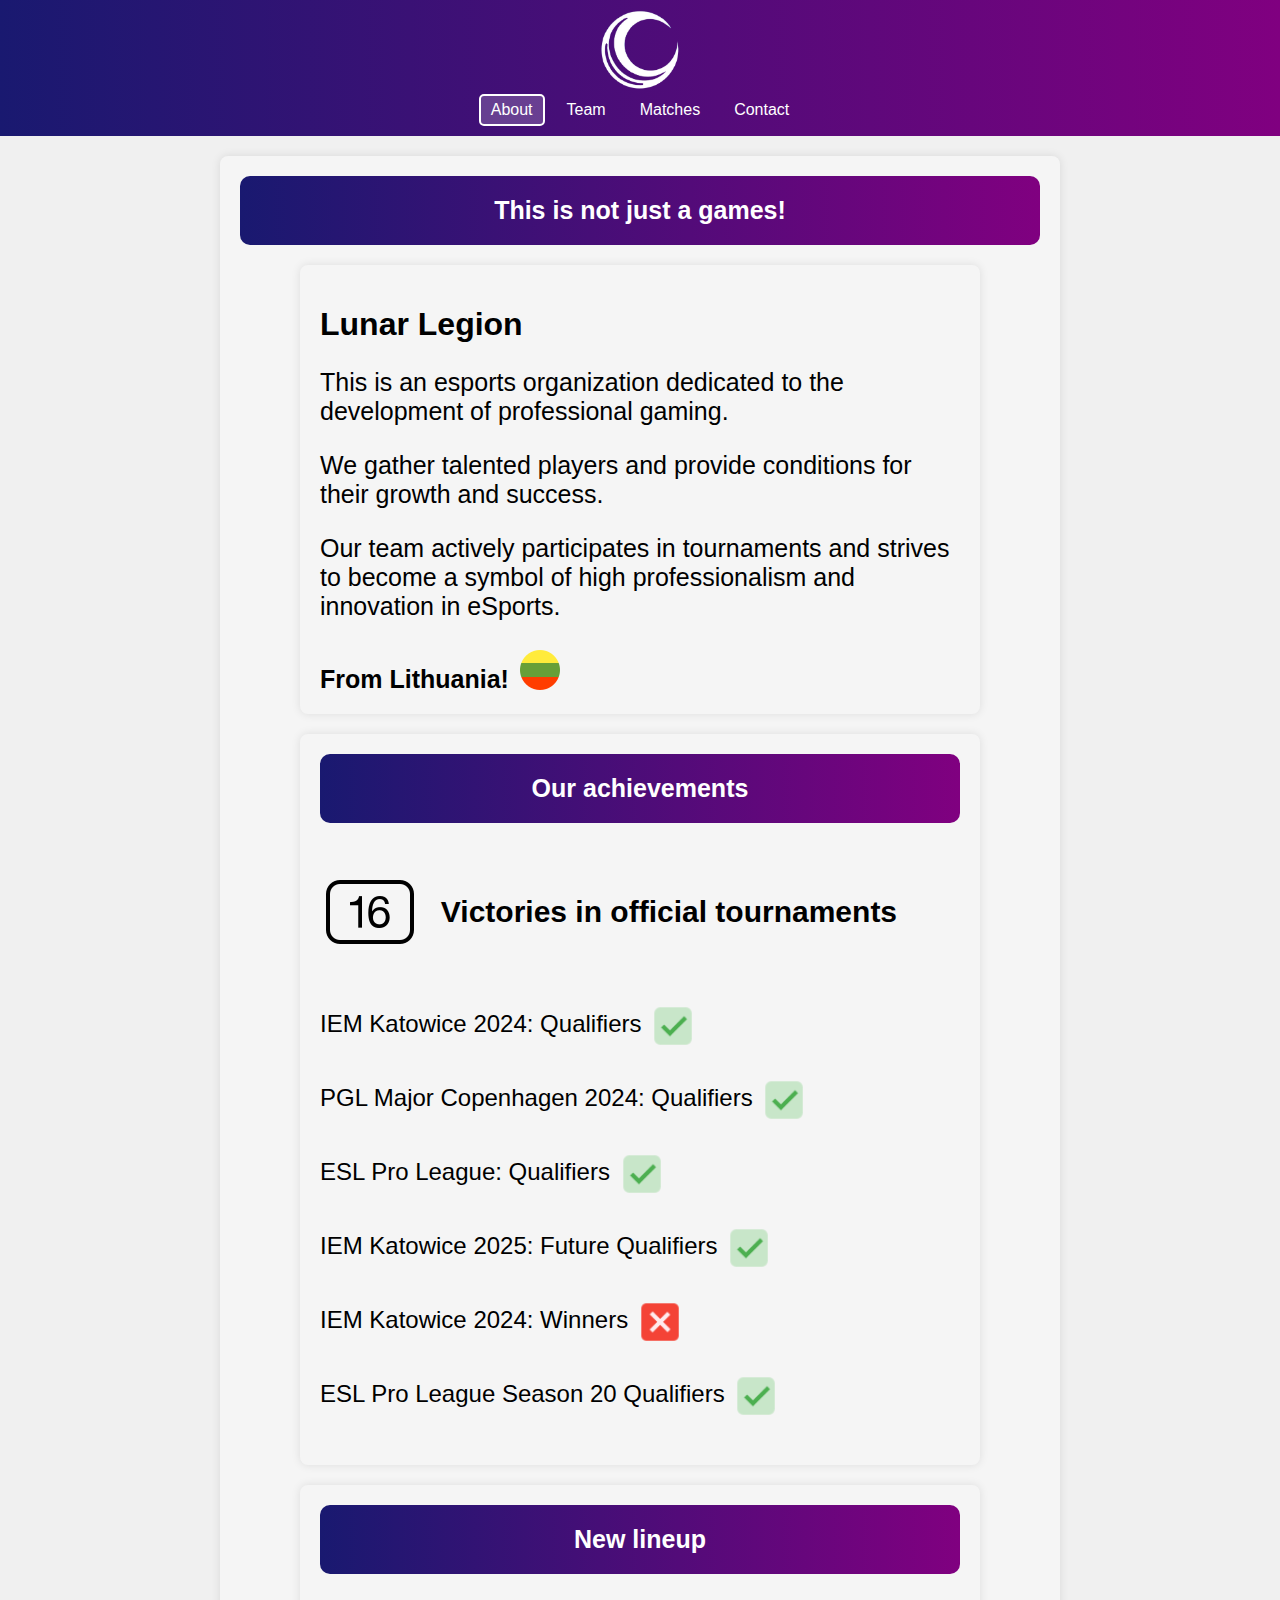
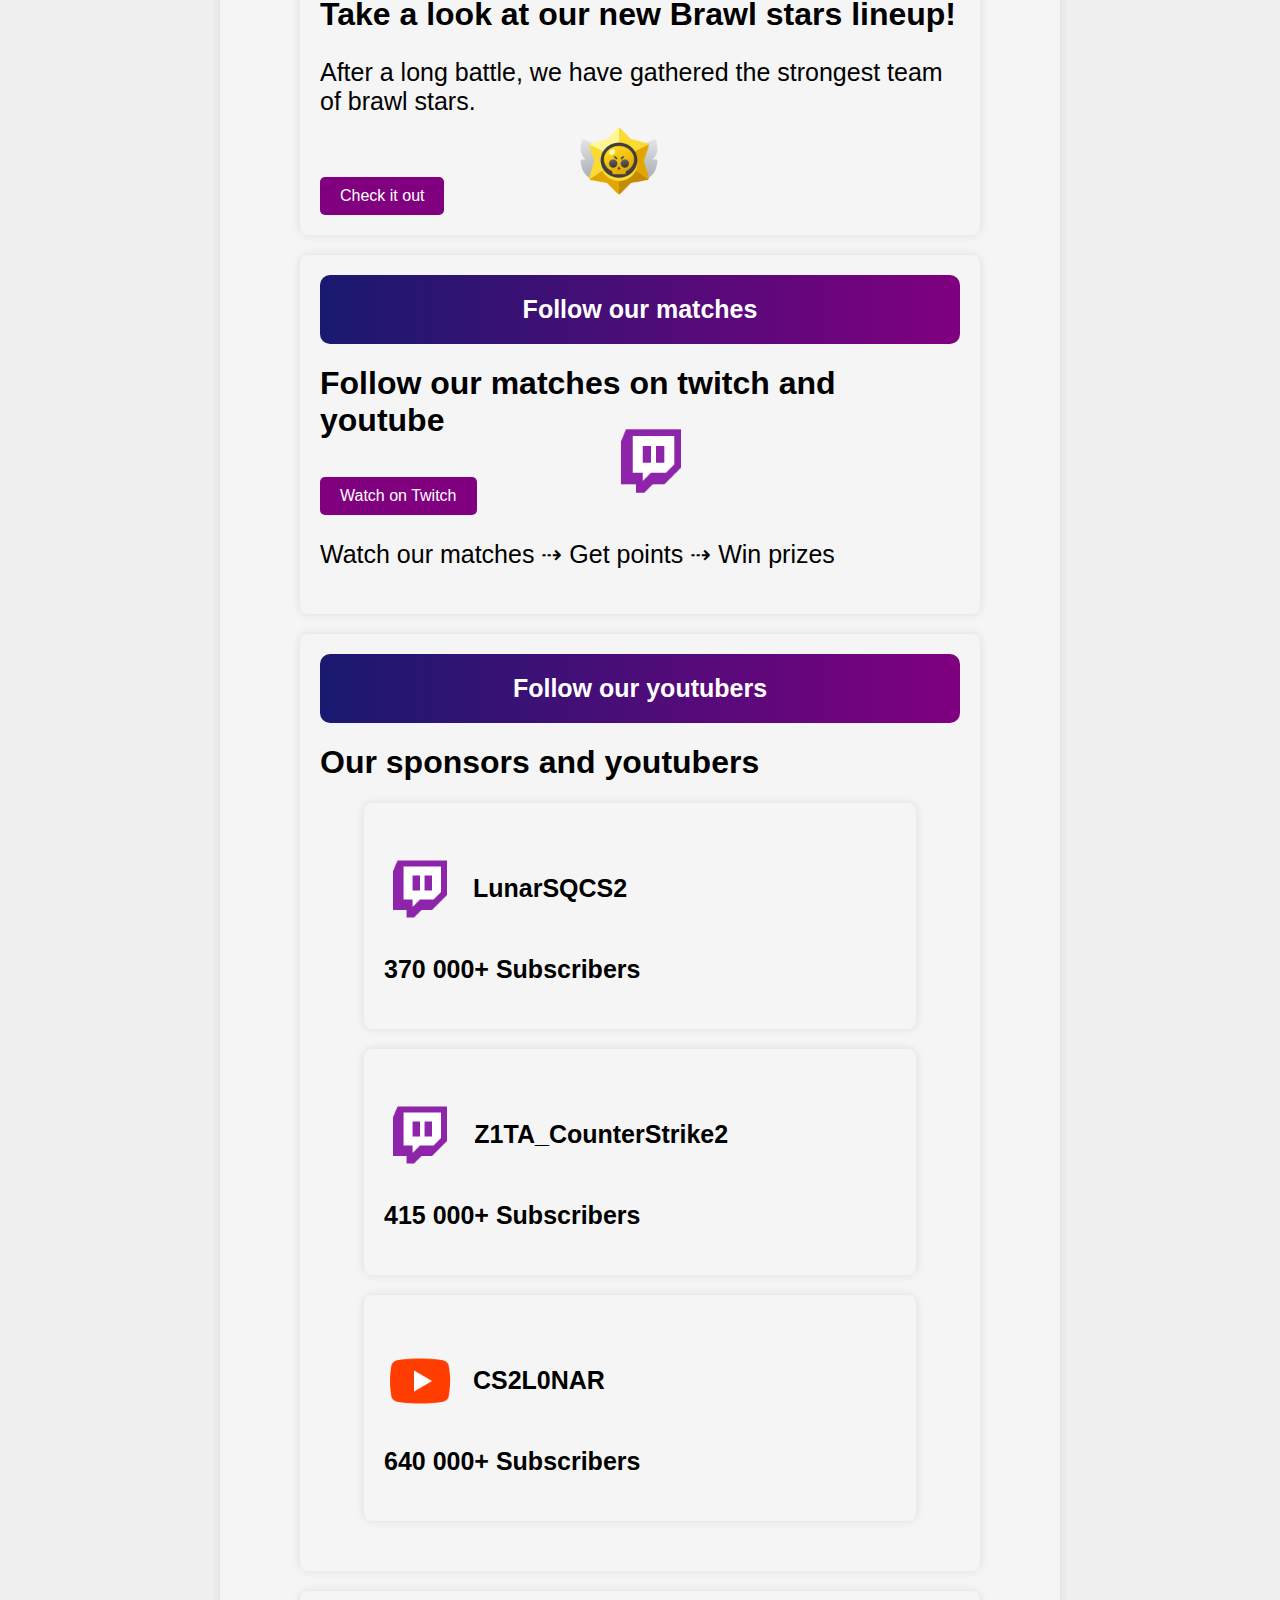
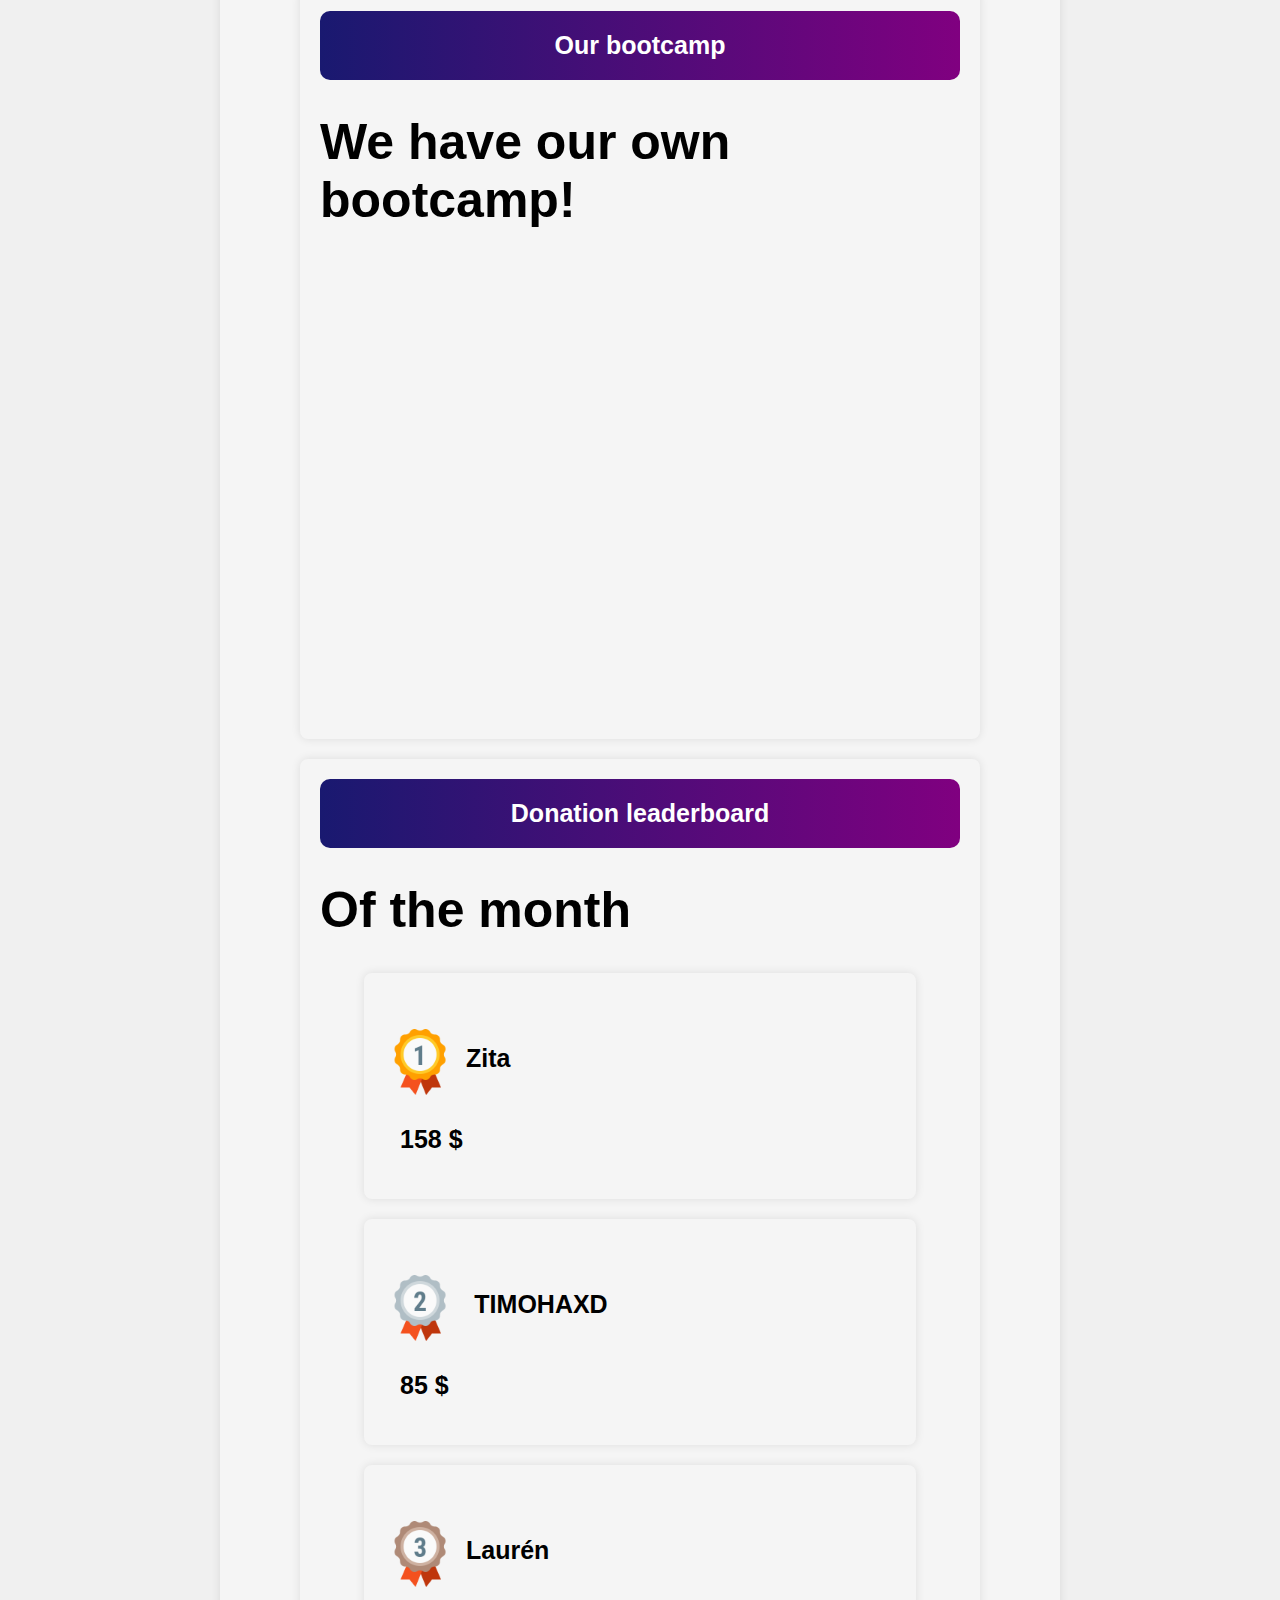
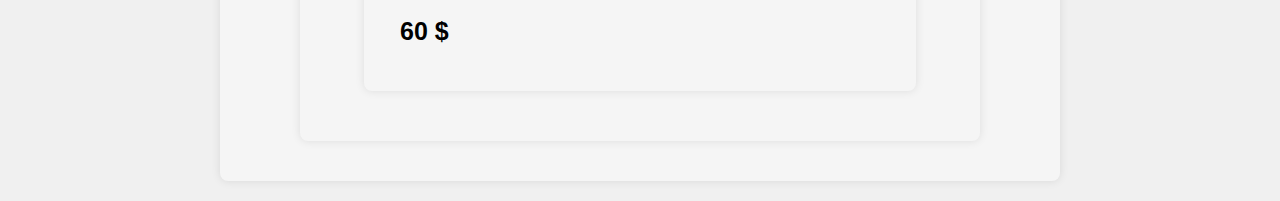
<file: index.html>
<!DOCTYPE html>
<html lang="en">
<head>
    <meta charset="UTF-8">
    <link rel="stylesheet" href="styles.css">
    <script src="script.js"></script>
    <meta name="viewport" content="width=device-width, initial-scale=1.0">
    <title>Lunar Legion</title>
    <style>
        body {
            margin: 0;
            padding: 0;
            font-family: Arial, sans-serif;
        }

        .header {
            background: linear-gradient(to right, #191970, #800080); /* Градиент от темно-синего к темно-фиолетовому */
            color: #fff; /* Цвет текста */
            padding: 10px; /* Уменьшаем внутренний отступ */
            text-align: center; /* Выравнивание по центру */
        }

        .logo img {
            width: 100px; /* Уменьшаем размер логотипа */
            height: auto; /* Автоматическое определение высоты */
        }

        .nav {
            display: flex;
            justify-content: center;
        }

        .nav a {
            color: #fff; /* Цвет текста */
            text-decoration: none; /* Убираем подчеркивание */
            margin: 0 5px; /* Уменьшаем внешний отступ между кнопками */
            padding: 5px 10px; /* Уменьшаем внутренние отступы кнопок */
            border: 2px solid transparent; /* Прозрачная граница */
            border-radius: 5px; /* Закругленные углы */
            transition: all 0.3s ease; /* Плавное изменение при наведении */
        }

        .nav a:hover {
            background-color: rgba(255, 255, 255, 0.2); /* Немного прозрачного белого цвета при наведении */
            border-color: #fff; /* Изменение цвета границы при наведении */
        }
    </style>
</head>
<body>









  <!DOCTYPE html>
  <html lang="en">
  <head>
      <meta charset="UTF-8">
      <link rel="stylesheet" href="styles.css">
      <script src="script.js"></script>
      <meta name="viewport" content="width=device-width, initial-scale=1.0">
      <title>Lunar Legion</title>
      <style>
          body {
              margin: 0;
              padding: 0;
              font-family: Arial, sans-serif;
          }

          .header {
              background: linear-gradient(to right, #191970, #800080); /* Градиент от темно-синего к темно-фиолетовому */
              color: #fff; /* Цвет текста */
              padding: 10px; /* Уменьшаем внутренний отступ */
              text-align: center; /* Выравнивание по центру */
          }

          .logo img {
              width: 100px; /* Уменьшаем размер логотипа */
              height: auto; /* Автоматическое определение высоты */
          }

          .nav {
              display: flex;
              justify-content: center;
          }

          .nav a {
              color: #fff; /* Цвет текста */
              text-decoration: none; /* Убираем подчеркивание */
              margin: 0 5px; /* Уменьшаем внешний отступ между кнопками */
              padding: 5px 10px; /* Уменьшаем внутренние отступы кнопок */
              border: 2px solid transparent; /* Прозрачная граница */
              border-radius: 5px; /* Закругленные углы */
              transition: all 0.3s ease; /* Плавное изменение при наведении */
          }

          .nav a.active,
          .nav a:hover {
              background-color: rgba(255, 255, 255, 0.2); /* Немного прозрачного белого цвета при наведении */
              border-color: #fff; /* Изменение цвета границы при наведении */
          }
      </style>
  </head>
  <body>

  <div class="header">
      <div class="logo">
        <img src="photo/log.png" alt="Logo" style="width: 80px; height: auto;">
















      </div>
      <div class="nav">
      <a href="index.html">About</a>
      <a href="team.html">Team</a>
      <a href="match.html">Matches</a>
      <a href="cont.html">Contact</a>
  </div>

  <!-- Ваш CSS код -->

  <style>
      .nav a.active,
      .nav a:hover {
          background-color: rgba(255, 255, 255, 0.2);
          border-color: #fff;
      }
  </style>

  <!-- JavaScript код -->

  <script>
      document.addEventListener('DOMContentLoaded', function() {
          // Получаем текущий URL страницы
          var currentPage = window.location.href;

          // Получаем все ссылки в навигации
          var navLinks = document.querySelectorAll('.nav a');

          // Проходимся по каждой ссылке
          navLinks.forEach(function(link) {
              // Если текущий URL страницы содержит атрибут href ссылки, то добавляем ей класс active
              if (currentPage.includes(link.getAttribute('href'))) {
                  link.classList.add('active');
              }
          });
      });
  </script>
  </div>







  <div class="container">
      <div class="header2">
        <b>This is not just a games!</b>
      </div>
      <div class="main-section">

        <div class="container">

            <div class="main-section">

</div>





















  <div class="main-section">
          <h1>Lunar Legion</h1>
          <p>This is an esports organization dedicated to the development of professional gaming.</p>
          <p>We gather talented players and provide conditions for their growth and success.</p>
          <p>Our team actively participates in tournaments and strives to become a symbol of high professionalism and innovation in eSports.</p>

          <b>From Lithuania! <img src="photo/lt.png" alt="Logo" style="vertical-align: bottom;"></b>






</div>

      </div>
      <div class="container">
          <div class="header2">
              <b>Our achievements</b>
          </div>
          <div class="main-section">






            <p class="achievement" style="font-size: 39px;">
                <img src="photo/16.png" alt="Calendar" class="calendar-icon" style="width: 100px; height: auto;"> <b style="font-size: 30px;">Victories in official tournaments</b>
            </p>




            <p class="achievement" style="font-size: 24px;">IEM Katowice 2024: Qualifiers
            <img src="photo/t.png" alt="Image" class="achievement-image">
            </p>
            <p class="achievement" style="font-size: 24px;">PGL Major Copenhagen 2024: Qualifiers
            <img src="photo/t.png" alt="Image" class="achievement-image">
            </p>
            <p class="achievement" style="font-size: 24px;">ESL Pro League: Qualifiers
            <img src="photo/t.png" alt="Image" class="achievement-image">
            </p>
            <p class="achievement" style="font-size: 24px;">IEM Katowice 2025: Future Qualifiers
            <img src="photo/t.png" alt="Image" class="achievement-image">
            </p>
            <p class="achievement" style="font-size: 24px;">IEM Katowice 2024: Winners
            <img src="photo/x.png" alt="Image" class="achievement-image">
            </p>
            <p class="achievement" style="font-size: 24px;">ESL Pro League Season 20 Qualifiers
            <img src="photo/t.png" alt="Image" class="achievement-image">
            </p>
            </section>


          </div>
























        </div>
          <div class="container">
              <div class="header2">
                  <b>New lineup</b>
              </div>


          <h1>Take a look at our new Brawl stars lineup!</h1>
          <p>After a long battle, we have gathered the strongest team of brawl stars.</p>




          <title>Redirect Button</title>
          <style>
          .button {
            display: inline-block;
            padding: 10px 20px;
            background-color: #800080;
            color: white;
            text-align: center;
            text-decoration: none;
            font-size: 16px;
            border: none;
            cursor: pointer;
            border-radius: 5px;
            transition: background-color 0.3s ease;
          }

          .button:hover {
            background-color: #191970;
          }
          </style>
          </head>
          <body>

            <button class="button" style="margin-top: -17px;" onclick="window.location.href = 'team.html';">Check it out</button>

            <img class="img-move-right" src="photo/bs.png" alt="Описание картинки" width="40" height="40" style="margin-top: -20px; width: 80px; height: 80px;">

              <div class="main-section">



</div>


              </div>
                <div class="container">
                    <div class="header2">
                        <b>Follow our matches</b>
                    </div>


                <h1>Follow our matches on twitch and youtube</h1>





                <title>Redirect Button</title>
                <style>
                .button {
                  display: inline-block;
                  padding: 10px 20px;
                  background-color: #800080;
                  color: white;
                  text-align: center;
                  text-decoration: none;
                  font-size: 16px;
                  border: none;
                  cursor: pointer;
                  border-radius: 5px;
                  transition: background-color 0.3s ease;
                }

                .button:hover {
                  background-color: #191970;
                }
                </style>
                </head>
                <body>











                  <button class="button" style="margin-top: -17px;" onclick="window.location.href = 'https://www.twitch.tv';">Watch on Twitch</button>


                  <img class="img-move-right" src="photo/tw.png" alt="Описание картинки" width="80" height="30" style="margin-top: -40px; width: 80px; height: 80px;">


<p>Watch our matches ⇢ Get points ⇢ Win prizes<p>

                    <div class="main-section">
</div>


</div>


<div class="container">
    <div class="header2">
        <b>Follow our youtubers</b>
    </div>



<h1>Our sponsors and youtubers</h1>

    <section id="achievements" class="section">



      <div class="container">
        <p class="achievement" style="font-size: 30px;">
            <img src="photo/tw.png" alt="Calendar" class="calendar-icon" style="width: 72px; height: auto;"><b> LunarSQCS2<b>
              <p style="font-size: 24px;">370 000+ Subscribers</p>
        </p>
          <div class="main-section">



</div>
</div>

            <div class="container">
              <p class="achievement" style="font-size: 30px;">
                  <img src="photo/tw.png" alt="Calendar" class="calendar-icon" style="width: 72px; height: auto;"> <b>Z1TA_CounterStrike2<b>
                  <p style="font-size: 24px;">415 000+ Subscribers</p>
              </p>
                <div class="main-section">


                </div>
                </div>


                  <div class="container">
                    <p class="achievement" style="font-size: 30px;">
                        <img src="photo/yt.png" alt="Calendar" class="calendar-icon" style="width: 72px; height: auto;"><b> CS2L0NAR <b>
                        <p style="font-size: 24px;">640 000+ Subscribers</p>

                    </p>
                      <div class="main-section">

</div>
</div>



    </section>





  </div>
    <div class="container">
        <div class="header2">
            <b>Our bootcamp</b>
        </div>


    <h1>We have our own bootcamp!</h1>





    <title>Redirect Button</title>
    <style>
    .button {
      display: inline-block;
      padding: 10px 20px;
      background-color: #800080;
      color: white;
      text-align: center;
      text-decoration: none;
      font-size: 16px;
      border: none;
      cursor: pointer;
      border-radius: 5px;
      transition: background-color 0.3s ease;
    }

    .button:hover {
      background-color: #191970;
    }
    </style>
    </head>
    <body>





    <iframe src="https://www.google.com/maps/embed?pb=!1m18!1m12!1m3!1d1150.0759998663507!2d25.27629441569912!3d54.69225420667869!2m3!1f0!2f0!3f0!3m2!1i1024!2i768!4f13.1!3m3!1m2!1s0x46dd95b7a62ade03%3A0x6de4fb174805b777!2zUGFwbMWrZGltaW8gdGlua2xpbmlvIGFpa8WhdGVsxJc!5e1!3m2!1sen!2slt!4v1712519041236!5m2!1sen!2slt" width="600" height="450" style="border:0;" allowfullscreen="" loading="lazy" referrerpolicy="no-referrer-when-downgrade"></iframe>



        <div class="main-section">
  </div>
</div>















  <div class="container">
      <div class="header2">
          <b>Donation leaderboard</b>
      </div>



  <h1>Of the month</h1>

      <section id="achievements" class="section">



        <div class="container">
          <p class="achievement" style="font-size: 30px;">
              <img src="photo/nr1.png" alt="Calendar" class="calendar-icon" style="width: 72px; height: auto;"><b>Zita<b>
                <div style="margin-left: 16px; font-size: 24px;">158 $</div>

          </p>
            <div class="main-section">



  </div>
  </div>

              <div class="container">
                <p class="achievement" style="font-size: 30px;">
                    <img src="photo/nr2.png" alt="Calendar" class="calendar-icon" style="width: 72px; height: auto;"> <b>TIMOHAXD<b>
                      <div style="margin-left: 16px; font-size: 24px;">85 $</div>
                </p>
                  <div class="main-section">


                  </div>
                  </div>


                    <div class="container">
                      <p class="achievement" style="font-size: 30px;">
                          <img src="photo/nr3.png" alt="Calendar" class="calendar-icon" style="width: 72px; height: auto;"><b>Laurén<b>
                            <div style="margin-left: 16px; font-size: 24px;">60 $</div>

                      </p>
                        <div class="main-section">

  </div>
  </div>



      </section>











  </div>
</body>
</html>
</file>
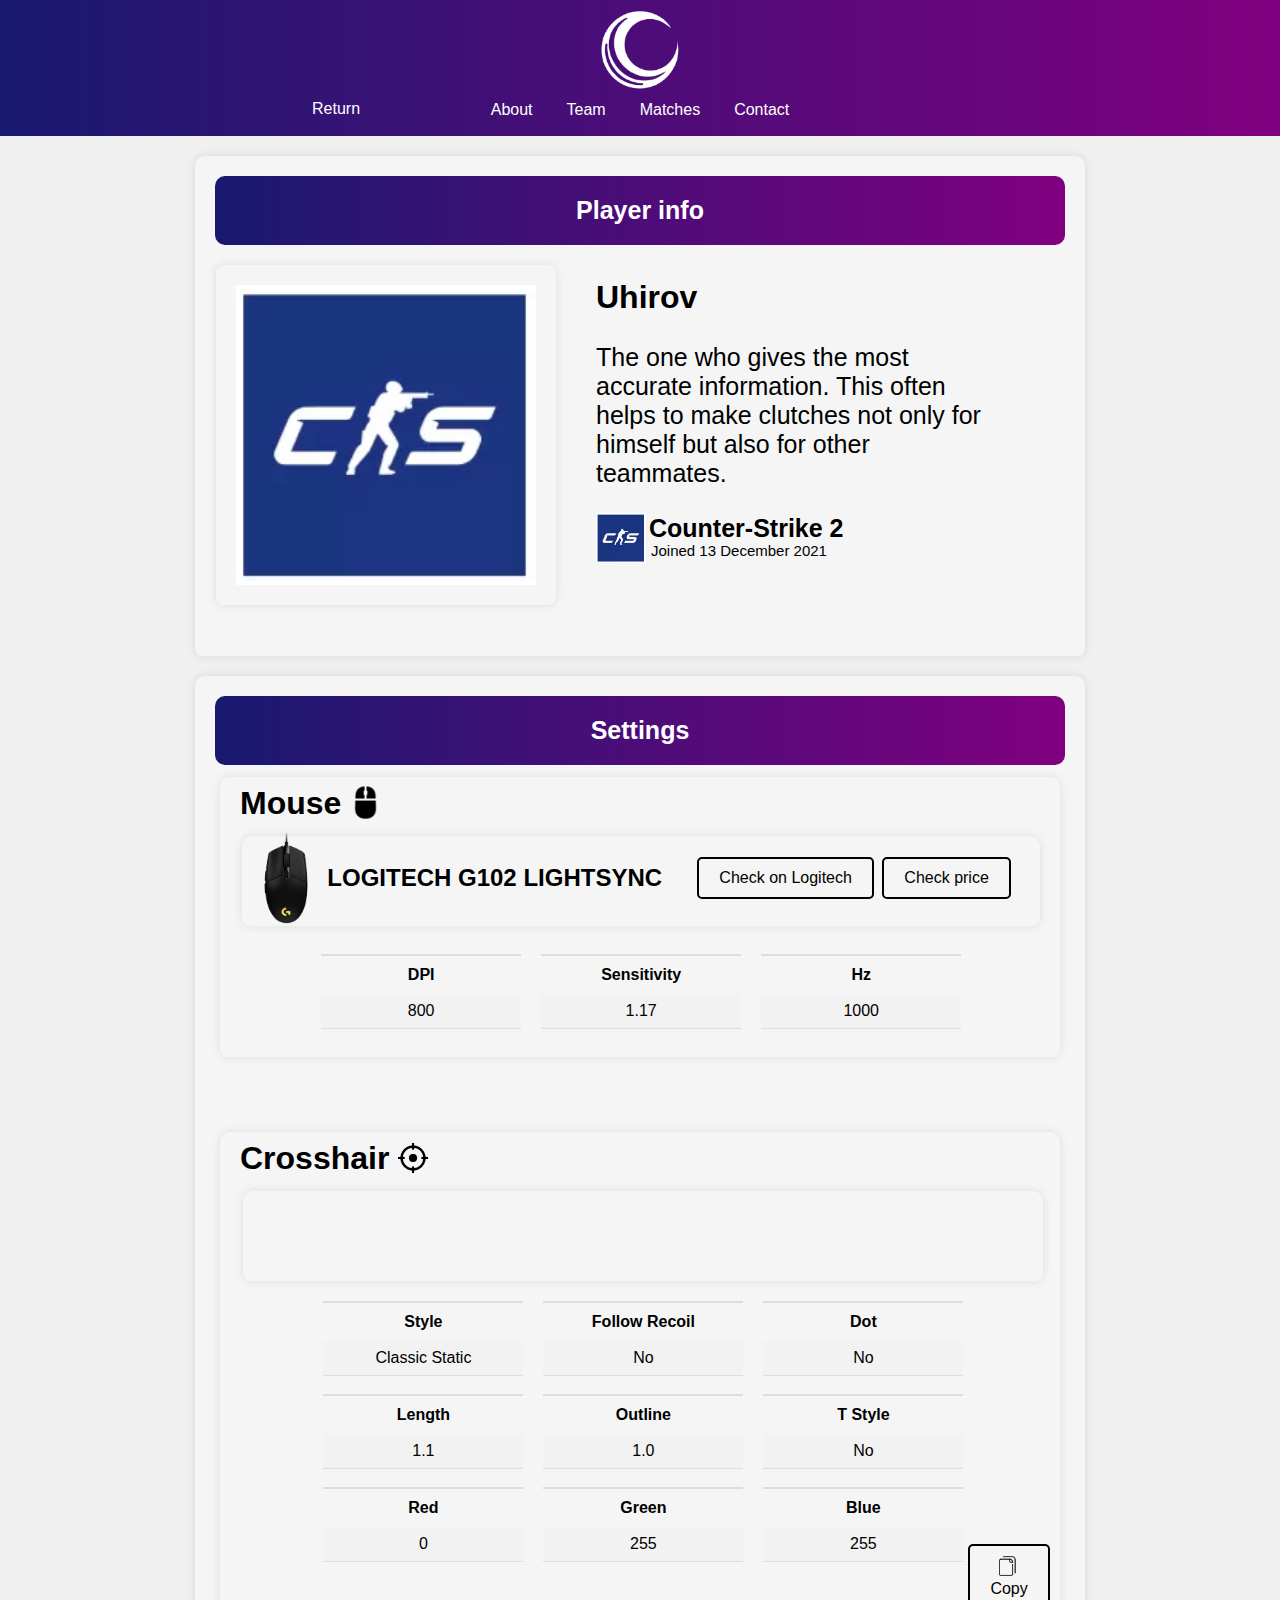
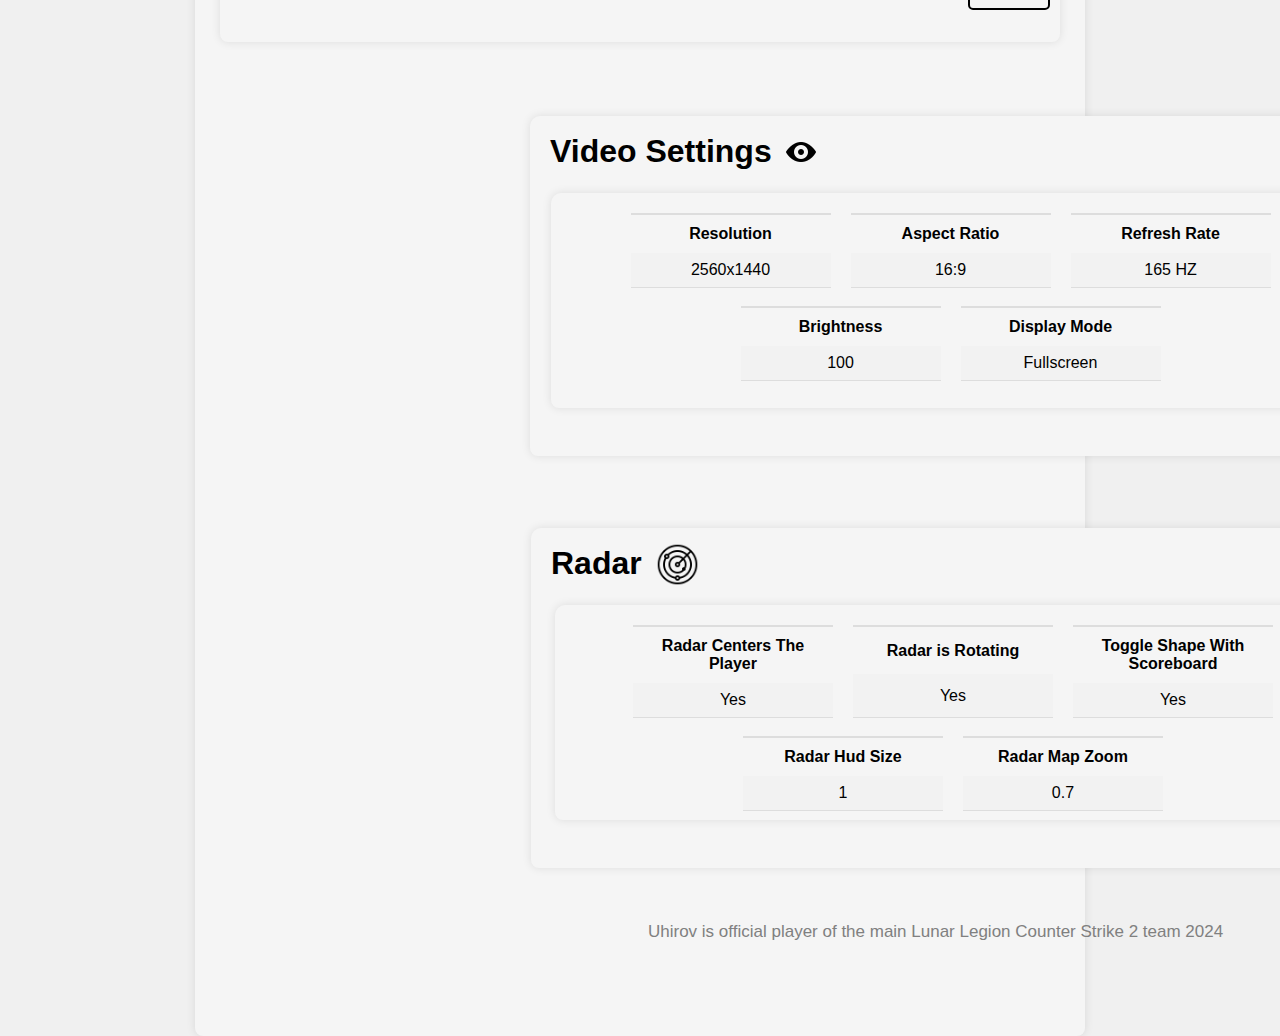
<file: bang.html>
<!DOCTYPE html>
<html lang="en">
<head>
    <meta charset="UTF-8">
    <link rel="stylesheet" href="styles.css">
    <script src="script.js"></script>
    <meta name="viewport" content="width=device-width, initial-scale=1.0">
    <title>Lunar Legion</title>
    <style>
        body {
            margin: 0;
            padding: 0;
            font-family: Arial, sans-serif;
        }

        .header {
            background: linear-gradient(to right, #191970, #800080); /* Градиент от темно-синего к темно-фиолетовому */
            color: #fff; /* Цвет текста */
            padding: 10px; /* Уменьшаем внутренний отступ */
            text-align: center; /* Выравнивание по центру */
        }

        .logo img {
            width: 100px; /* Уменьшаем размер логотипа */
            height: auto; /* Автоматическое определение высоты */
        }

        .nav {
            display: flex;
            justify-content: center;
        }

        .nav a {
            color: #fff; /* Цвет текста */
            text-decoration: none; /* Убираем подчеркивание */
            margin: 0 5px; /* Уменьшаем внешний отступ между кнопками */
            padding: 5px 10px; /* Уменьшаем внутренние отступы кнопок */
            border: 2px solid transparent; /* Прозрачная граница */
            border-radius: 5px; /* Закругленные углы */
            transition: all 0.3s ease; /* Плавное изменение при наведении */
        }

        .nav a.active,
        .nav a:hover {
            background-color: rgba(255, 255, 255, 0.2); /* Немного прозрачного белого цвета при наведении */
            border-color: #fff; /* Изменение цвета границы при наведении */
        }
    </style>
</head>
<body>

<div class="header">
    <div class="logo">
        <img src="photo/log.png" alt="Logo" style="width: 80px; height: auto;">




    </div>
    <div class="nav">
    <a href="index.html">About</a>
    <a href="team.html">Team</a>
    <a href="match.html">Matches</a>
    <a href="cont.html">Contact</a>
</div>

<!-- Ваш CSS код -->

<style>
    .nav a.active,
    .nav a:hover {
        background-color: rgba(255, 255, 255, 0.2);
        border-color: #fff;
    }
</style>

<!-- JavaScript код -->

<script>
    document.addEventListener('DOMContentLoaded', function() {
        // Получаем текущий URL страницы
        var currentPage = window.location.href;

        // Получаем все ссылки в навигации
        var navLinks = document.querySelectorAll('.nav a');

        // Проходимся по каждой ссылке
        navLinks.forEach(function(link) {
            // Если текущий URL страницы содержит атрибут href ссылки, то добавляем ей класс active
            if (currentPage.includes(link.getAttribute('href'))) {
                link.classList.add('active');
            }
        });
    });
</script>








<style>
       /* Стили для кнопки */
       .my-button {
           position: absolute;
           top: 90px;
           left: 160px; /* Изменено на 29px (15px + 14px) */
           background-color: #6a5acd; /* Сине-фиолетовый цвет */
           color: white;
           padding: 10px 20px;
           font-size: 16px;
           border: none;
           border-radius: 5px;
           cursor: pointer;
           transition: background-color 0.3s;
       }


   </style>
</head>
<body>

<!-- HTML код кнопки -->







<button class="styled-button" onclick="window.location.href='team.html'" style="margin-top: 8px; margin-left: -350px;">Return</button>




</div>












<div class="containerz" style="width: 850px; height: 460px;">
    <div class="header2">
        <b>Player info</b>
    </div>

    <div class="containerf" style="width: 300px; height: 300px">
      <img src="photo/cs2.png" style="width: 100%; height: 100%; object-fit: cover;" alt="Описание картинки">










      <div style="flex: 1; padding-left: 10px; margin-top: -310px; margin-left: 350px;">
              <h2 style="font-size: 32px;">Uhirov</h2>
              <p style="word-wrap: break-word; width: 400px;">The one who gives the most accurate information. This often helps to make clutches not only for himself but also for other teammates.</p>


      </div>

      <div style="display: flex; align-items: center; margin-left: 360px; width: 300px;">
        <img src="photo/cs2.png" style="width: 50px; height: 50px; object-fit: cover; margin-right: 3px; margin-bottom: 12px;" alt="Описание картинки">

        <div>
            <b>Counter-Strike 2</b>
            <p style="word-wrap: break-word; font-size: 15px; margin-top: -1px; margin-left: 2px;">Joined 13 December 2021</p>



        </div>
    </div>

</div>

    </div>






      </div>



      <div class="containerz" style="width: 850px; height: 1920px;">
          <div class="header2">
              <b>Settings</b>
          </div>


            <div class="containerz" style="width: 800px; height: 240px; margin-top: 12px; margin-left: 5px;">
              <div style="display: flex; align-items: center;">
    <h1 style="margin-top: -115px; margin-right: 10px;">Mouse</h1>
<img src="photo/mouse.png" alt="Description of your image" style="width: 43px; height: 43px; object-fit: cover; margin-top: -138px; margin-left: -7px;">


<div class="containerz" style="width: 3300px; height: 50px; margin-top: 39px; margin-left: -145px;">

  <img src="photo/logi1.png" alt="Description of your image" style="width: 95px; height: 95px; object-fit: cover; margin-top: -23px; margin-left: -24px;">
  <p style="margin-top: -68px; margin-left: 65px; font-size: 24px; font-weight: bold;">LOGITECH G102 LIGHTSYNC</p>



  <a href="https://www.logitechg.com/en-in/products/gaming-mice/g102-lightsync-rgb-gaming-mouse.910-005802.html" class="modern-button" style="margin-left: 435px; position: relative; top: -59px;" target="_blank">Check on Logitech</a>
<a href="https://www.amazon.com/Logitech-Customizable-Lighting-Programmable-Tracking/dp/B0895BG8QP?th=1" class="modern-button" style="margin-left: 620px; position: relative; top: -101px;" target="_blank">Check price</a>





  <div style="display: flex; justify-content: center; margin-top: -44px;">
      <table class="dpi-table">
          <tr>
              <th>DPI</th>
          </tr>
          <tr>
              <td>800</td>
          </tr>
      </table>
      <table class="dpi-table" style="margin-left: 20px;">
          <tr>
              <th>Sensitivity</th>
          </tr>
          <tr>
              <td>1.17</td>
          </tr>
      </table>
      <table class="dpi-table" style="margin-left: 20px;">
          <tr>
              <th>Hz</th>
          </tr>
          <tr>
              <td>1000</td>
          </tr>
      </table>
  </div>

<!-- HTML код кнопки --><!-- HTML код кнопки --><!-- HTML код кнопки -->


</div>
</div>
</div>
<div class="containerz" style="width: 800px; height: 470px; margin-top: 75px; margin-left: 5px;">
  <div style="display: flex; align-items: center;">
<h1 style="margin-top: -115px; margin-right: 10px;">Сrosshair</h1>
<img src="photo/cros.png" alt="Description of your image" style="width: 30px; height: 30px; object-fit: cover; margin-top: -138px; margin-left: -1px;">


<div class="containerz" style="width: 760px; height: 50px; margin-top: 39px; margin-left: -185px;">





































<div style="display: flex; justify-content: center; margin-top: 92px;">
    <table class="dpi-table">
        <tr>
            <th>Style</th>
        </tr>
        <tr>
            <td>Classic Static</td>
        </tr>
    </table>
    <table class="dpi-table" style="margin-left: 20px;">
        <tr>
            <th>Follow Recoil</th>
        </tr>
        <tr>
            <td>No</td>
        </tr>
    </table>
    <table class="dpi-table" style="margin-left: 20px;">
        <tr>
            <th>Dot</th>
        </tr>
        <tr>
            <td>No</td>
        </tr>
    </table>
</div>

<div style="display: flex; justify-content: center; margin-top: 20px;">
    <table class="dpi-table">
        <tr>
            <th>Length</th>
        </tr>
        <tr>
            <td>1.1</td>
        </tr>
    </table>
    <table class="dpi-table" style="margin-left: 20px;">
        <tr>
            <th>Outline</th>
        </tr>
        <tr>
            <td>1.0</td>
        </tr>
    </table>
    <table class="dpi-table" style="margin-left: 20px;">
        <tr>
            <th>T Style</th>
        </tr>
        <tr>
            <td>No</td>
        </tr>
    </table>
</div>

<div style="display: flex; justify-content: center; margin-top: 20px;">
    <table class="dpi-table">
        <tr>
            <th>Red</th>
        </tr>
        <tr>
            <td>0</td>
        </tr>
    </table>
    <table class="dpi-table" style="margin-left: 20px;">
        <tr>
            <th>Green</th>
        </tr>
        <tr>
            <td>255</td>
        </tr>
    </table>
    <table class="dpi-table" style="margin-left: 20px;">
        <tr>
            <th>Blue</th>
        </tr>
        <tr>
            <td>255</td>
        </tr>
    </table>
</div>

<button onclick="copyText()" class="modern-button" style="margin-left: 705px; margin-top: -18px;">
    <img src="photo/copy.png" alt="Copy Icon" style="width: 20px; height: 20px; margin-right: 5px;">
    Copy
</button>











  <script>
    function copyText() {
      const textToCopy = "CSGO-P4UMp-ncxRi-cKhQ8-XmkrY-6z3JE"; // Текст для копирования
      // Создаем временный элемент textarea для копирования текста
      const textarea = document.createElement('textarea');
      textarea.value = textToCopy;
      // Добавляем textarea на страницу
      document.body.appendChild(textarea);
      // Выделяем текст в textarea
      textarea.select();
      textarea.setSelectionRange(0, 99999); // Для поддержки мобильных устройств
      // Копируем выделенный текст в буфер обмена
      document.execCommand('copy');
      // Удаляем временный элемент textarea
      document.body.removeChild(textarea);
      // Оповещение пользователя о копировании
      alert('Copied: ' + textToCopy);
    }
  </script>




</div>
</div>
</div>
</div>








<div class="containerz" style="width: 800px; height: 300px; margin-top: -940px; margin-left: 530px;">
  <div style="display: flex; align-items: center;">
    <h1 style="margin-top: -240px; margin-right: 10px;">Video<span style="font-size: inherit;">&nbsp;</span>Settings</h1>>
<img src="photo/eye.png" alt="Description of your image" style="width: 30px; height: 30px; object-fit: cover; margin-top: -260px; margin-left: -5px;">


<div class="containerz" style="width: 950px; height: 175px; margin-top: 57px; margin-left: -265px;">




  <div style="display: flex; justify-content: center; margin-top: 2px;">
      <table class="dpi-table">
          <tr>
              <th>Resolution</th>
          </tr>
          <tr>
              <td>2560x1440</td>
          </tr>
      </table>
      <table class="dpi-table" style="margin-left: 20px;">
          <tr>
              <th>Aspect Ratio</th>
          </tr>
          <tr>
              <td>16:9</td>
          </tr>
      </table>
      <table class="dpi-table" style="margin-left: 20px;">
          <tr>
              <th>Refresh Rate</th>
          </tr>
          <tr>
              <td>165 HZ</td>
          </tr>
      </table>
  </div>

  <div style="display: flex; justify-content: center; margin-top: 20px;">
      <table class="dpi-table">
          <tr>
              <th>Brightness</th>
          </tr>
          <tr>
              <td>100</td>
          </tr>
      </table>
      <table class="dpi-table" style="margin-left: 20px;">
          <tr>
              <th>Display Mode</th>
          </tr>
          <tr>
              <td>Fullscreen</td>
          </tr>
      </table>

  </div>






</div>


</div>













<div class="containerz" style="width: 800px; height: 300px; margin-top: 100px; margin-left: -19px;">
  <div style="display: flex; align-items: center;">
    <h1 style="margin-top: -240px; margin-right: 10px;">Radar<span style="font-size: inherit;">&nbsp;</span></h1>>
<img src="photo/radar.png" alt="Description of your image" style="width: 45px; height: 45px; object-fit: cover; margin-top: -260px; margin-left: -15px;">


<div class="containerz" style="width: 950px; height: 175px; margin-top: 57px; margin-left: -145px;">



  <div style="display: flex; justify-content: center; margin-top: 2px;">
      <table class="dpi-table">
          <tr>
              <th>Radar Centers The Player</th>
          </tr>
          <tr>
              <td>Yes</td>
          </tr>
      </table>
      <table class="dpi-table" style="margin-left: 20px;">
          <tr>
              <th>Radar is Rotating</th>
          </tr>
          <tr>
              <td>Yes</td>
          </tr>
      </table>
      <table class="dpi-table" style="margin-left: 20px;">
          <tr>
              <th>Toggle Shape With Scoreboard</th>
          </tr>
          <tr>
              <td>Yes</td>
          </tr>
      </table>
  </div>

  <div style="display: flex; justify-content: center; margin-top: 20px;">
      <table class="dpi-table">
          <tr>
              <th>Radar Hud Size</th>
          </tr>
          <tr>
              <td>1</td>
          </tr>
      </table>
      <table class="dpi-table" style="margin-left: 20px;">
          <tr>
              <th>Radar Map Zoom</th>
          </tr>
          <tr>
              <td>0.7</td>
          </tr>
      </table>

  </div>
</div>
</div>
</div>

<p style="font-size: 17px; color: gray; margin-left: 98px; margin-top: 54px;">Uhirov is official player of the main Lunar Legion Counter Strike 2 team 2024</p>


</div>

















































      <div class="flex-container" style="justify-content: center;">
</file>
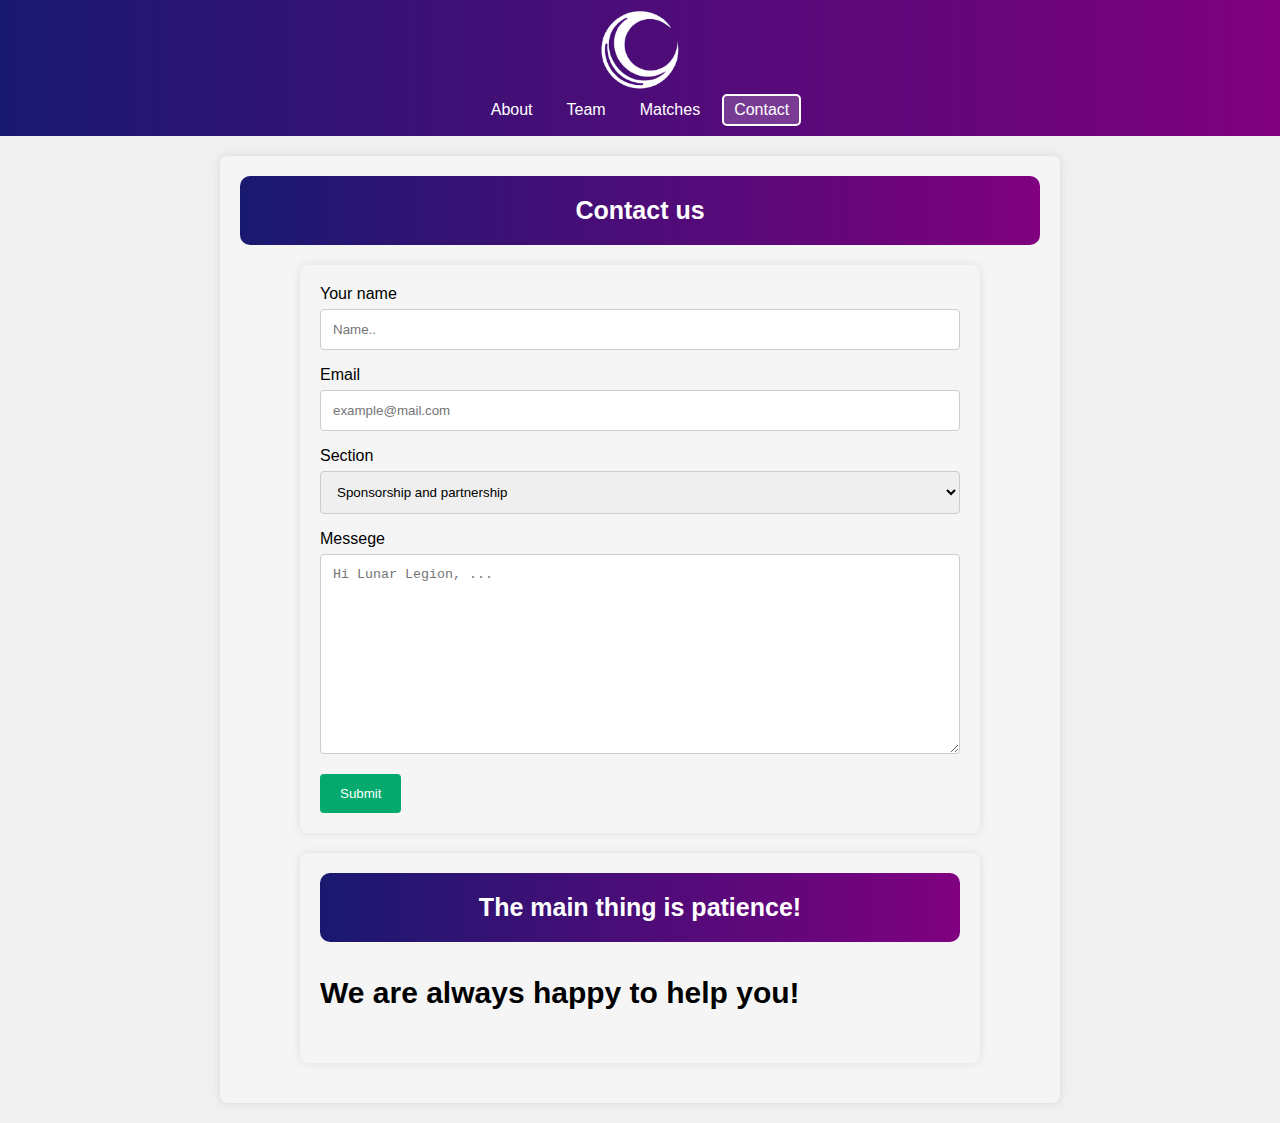
<file: cont.html>
<!DOCTYPE html>
<html lang="en">
<head>
    <meta charset="UTF-8">
    <link rel="stylesheet" href="styles.css">
    <script src="script.js"></script>
    <meta name="viewport" content="width=device-width, initial-scale=1.0">
    <title>Lunar Legion</title>
    <style>
        body {
            margin: 0;
            padding: 0;
            font-family: Arial, sans-serif;
        }

        .header {
            background: linear-gradient(to right, #191970, #800080); /* Градиент от темно-синего к темно-фиолетовому */
            color: #fff; /* Цвет текста */
            padding: 10px; /* Уменьшаем внутренний отступ */
            text-align: center; /* Выравнивание по центру */
        }

        .logo img {
            width: 100px; /* Уменьшаем размер логотипа */
            height: auto; /* Автоматическое определение высоты */
        }

        .nav {
            display: flex;
            justify-content: center;
        }

        .nav a {
            color: #fff; /* Цвет текста */
            text-decoration: none; /* Убираем подчеркивание */
            margin: 0 5px; /* Уменьшаем внешний отступ между кнопками */
            padding: 5px 10px; /* Уменьшаем внутренние отступы кнопок */
            border: 2px solid transparent; /* Прозрачная граница */
            border-radius: 5px; /* Закругленные углы */
            transition: all 0.3s ease; /* Плавное изменение при наведении */
        }

        .nav a:hover {
            background-color: rgba(255, 255, 255, 0.2); /* Немного прозрачного белого цвета при наведении */
            border-color: #fff; /* Изменение цвета границы при наведении */
        }
    </style>
</head>
<body>









  <!DOCTYPE html>
  <html lang="en">
  <head>
      <meta charset="UTF-8">
      <link rel="stylesheet" href="styles.css">
      <script src="script.js"></script>
      <meta name="viewport" content="width=device-width, initial-scale=1.0">
      <title>Lunar Legion</title>
      <style>
          body {
              margin: 0;
              padding: 0;
              font-family: Arial, sans-serif;
          }

          .header {
              background: linear-gradient(to right, #191970, #800080); /* Градиент от темно-синего к темно-фиолетовому */
              color: #fff; /* Цвет текста */
              padding: 10px; /* Уменьшаем внутренний отступ */
              text-align: center; /* Выравнивание по центру */
          }

          .logo img {
              width: 100px; /* Уменьшаем размер логотипа */
              height: auto; /* Автоматическое определение высоты */
          }

          .nav {
              display: flex;
              justify-content: center;
          }

          .nav a {
              color: #fff; /* Цвет текста */
              text-decoration: none; /* Убираем подчеркивание */
              margin: 0 5px; /* Уменьшаем внешний отступ между кнопками */
              padding: 5px 10px; /* Уменьшаем внутренние отступы кнопок */
              border: 2px solid transparent; /* Прозрачная граница */
              border-radius: 5px; /* Закругленные углы */
              transition: all 0.3s ease; /* Плавное изменение при наведении */
          }

          .nav a.active,
          .nav a:hover {
              background-color: rgba(255, 255, 255, 0.2); /* Немного прозрачного белого цвета при наведении */
              border-color: #fff; /* Изменение цвета границы при наведении */
          }
      </style>
  </head>
  <body>

  <div class="header">
      <div class="logo">
          <img src="photo/log.png" alt="Logo" style="width: 80px; height: auto;">



      </div>
      <div class="nav">
      <a href="index.html">About</a>
      <a href="team.html">Team</a>
      <a href="match.html">Matches</a>
      <a href="cont.html">Contact</a>
  </div>

  <!-- Ваш CSS код -->

  <style>
      .nav a.active,
      .nav a:hover {
          background-color: rgba(255, 255, 255, 0.2);
          border-color: #fff;
      }
  </style>

  <!-- JavaScript код -->

  <script>
      document.addEventListener('DOMContentLoaded', function() {
          // Получаем текущий URL страницы
          var currentPage = window.location.href;

          // Получаем все ссылки в навигации
          var navLinks = document.querySelectorAll('.nav a');

          // Проходимся по каждой ссылке
          navLinks.forEach(function(link) {
              // Если текущий URL страницы содержит атрибут href ссылки, то добавляем ей класс active
              if (currentPage.includes(link.getAttribute('href'))) {
                  link.classList.add('active');
              }
          });
      });
  </script>


  </div>

  <div class="container">
      <div class="header2">
          <b>Contact us</b>
      </div>










      <div class="container">
  <form action="https://formspree.io/f/mqkrgebk" method="POST">

      <label for="fname">Your name</label>
      <input type="text" id="fname" name="firstname" placeholder="Name..">

      <label for="lname">Email</label>
      <input type="text" id="lname" name="email" placeholder="example@mail.com">

      <label for="country">Section</label>
      <select id="country" name="Section">
        <option value="Sponsorship and partnership">Sponsorship and partnership</option>
        <option value="Tournaments and leagues">Tournaments and leagues</option>
        <option value="Shop and merchandise">Shop and merchandise</option>
        <option value="Players">Players</option>
          <option value="Other">Other</option>
      </select>

      <label for="subject">Messege</label>
      <textarea id="subject" name="Messege" placeholder="Hi Lunar Legion, ..." style="height:200px"></textarea>
      <input type="submit" value="Submit">

    </form>






















  </div>






  <div class="container">
      <div class="header2">
          <b>The main thing is patience!</b>
      </div>
      <div class="main-section">






        <p class="achievement" style="font-size: 32px;">
          <b style="font-size: 30px;">We are always happy to help you!</b>
        </p>













  </div>

  </body>
  </html>









</div>

</body>
</html>
</file>
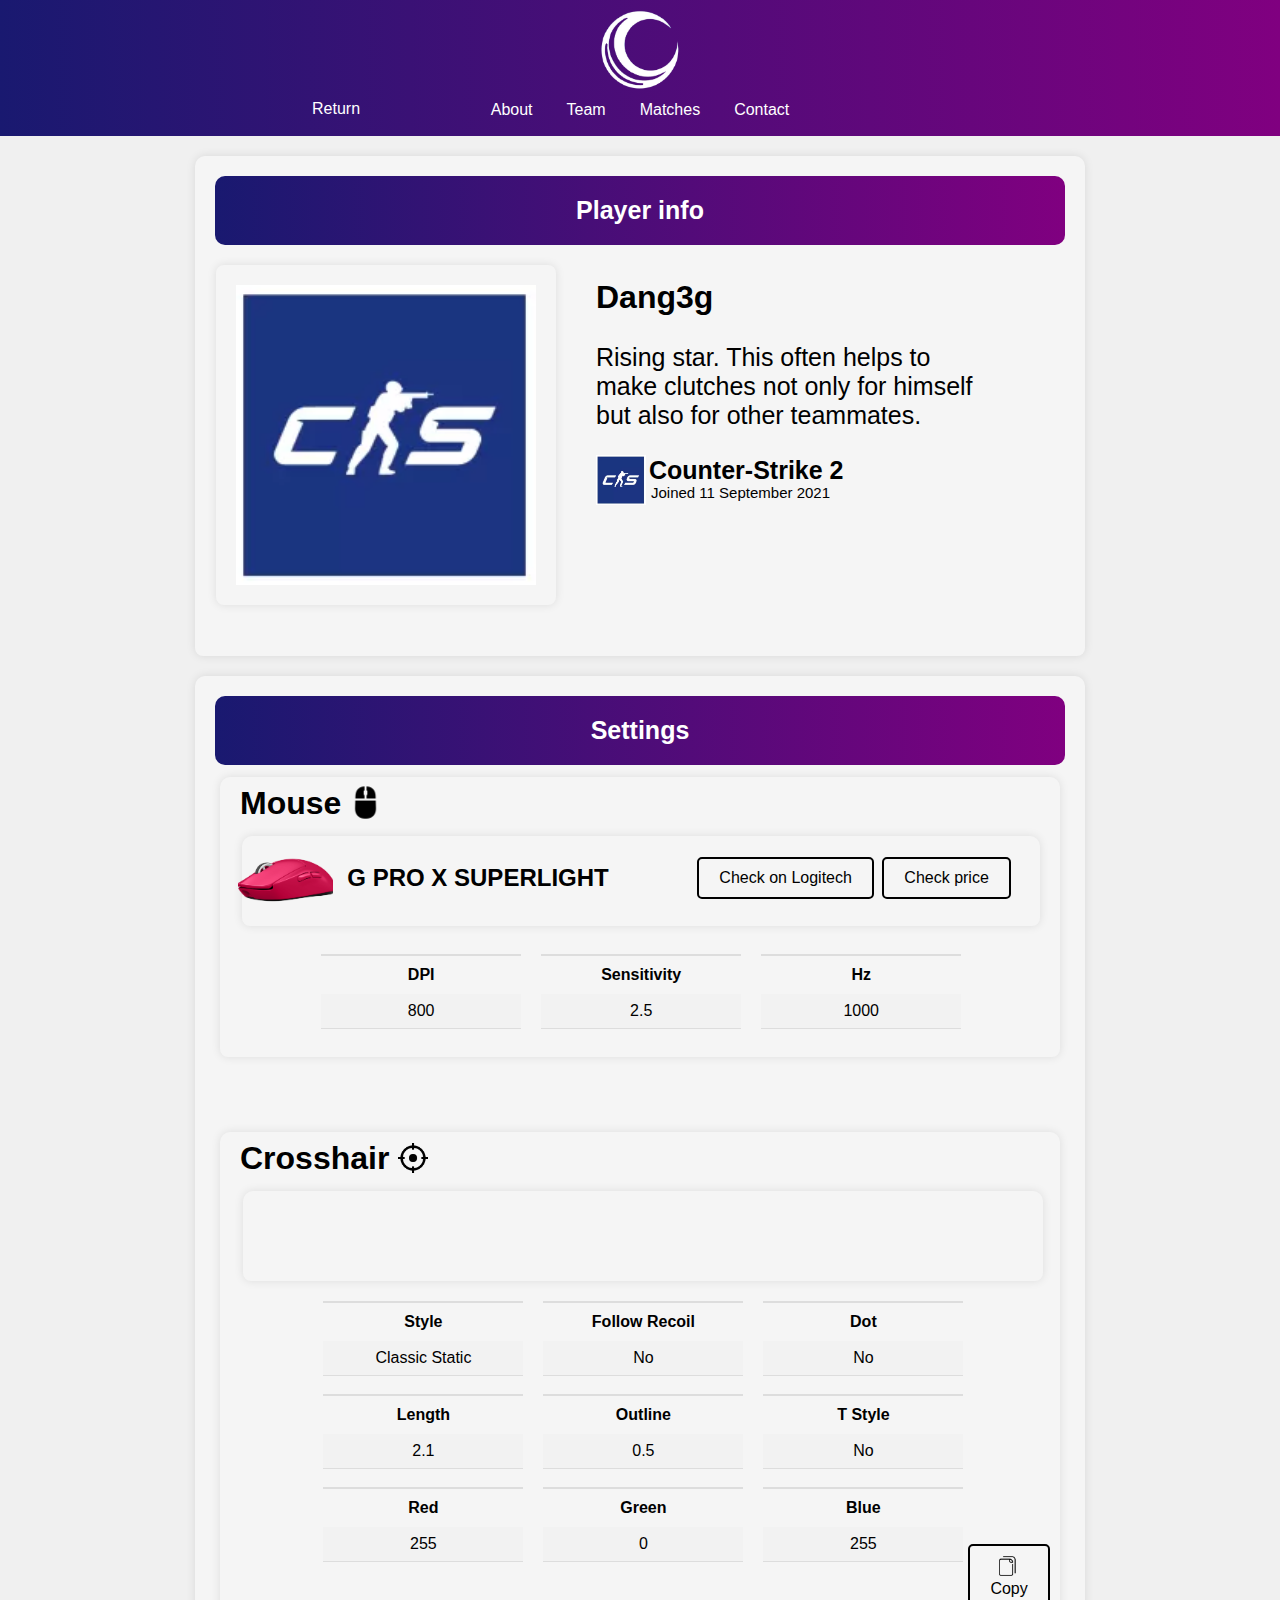
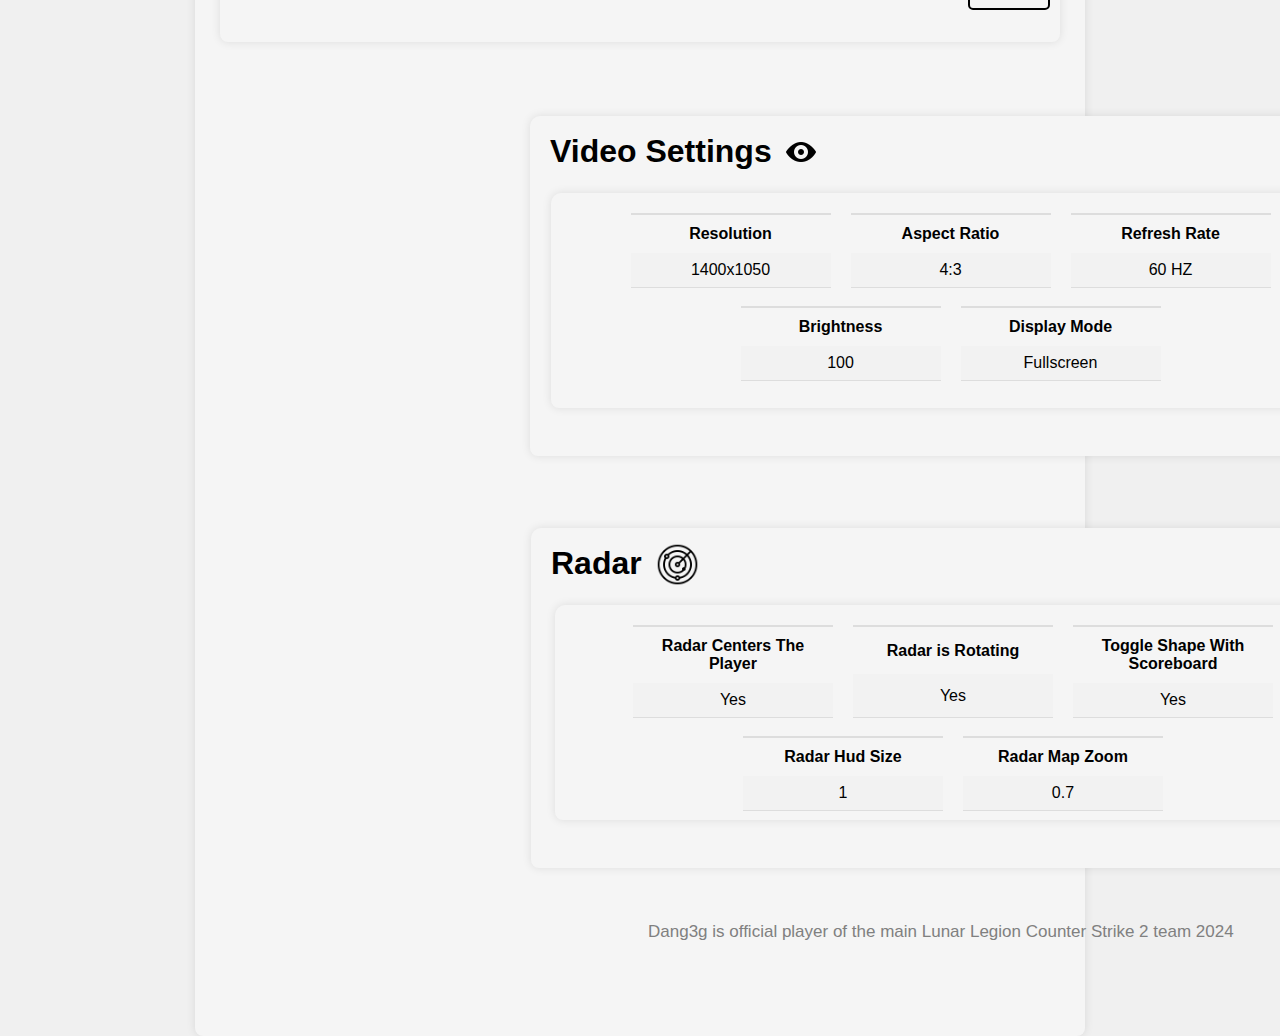
<file: dang.html>
<!DOCTYPE html>
<html lang="en">
<head>
    <meta charset="UTF-8">
    <link rel="stylesheet" href="styles.css">
    <script src="script.js"></script>
    <meta name="viewport" content="width=device-width, initial-scale=1.0">
    <title>Lunar Legion</title>
    <style>
        body {
            margin: 0;
            padding: 0;
            font-family: Arial, sans-serif;
        }

        .header {
            background: linear-gradient(to right, #191970, #800080); /* Градиент от темно-синего к темно-фиолетовому */
            color: #fff; /* Цвет текста */
            padding: 10px; /* Уменьшаем внутренний отступ */
            text-align: center; /* Выравнивание по центру */
        }

        .logo img {
            width: 100px; /* Уменьшаем размер логотипа */
            height: auto; /* Автоматическое определение высоты */
        }

        .nav {
            display: flex;
            justify-content: center;
        }

        .nav a {
            color: #fff; /* Цвет текста */
            text-decoration: none; /* Убираем подчеркивание */
            margin: 0 5px; /* Уменьшаем внешний отступ между кнопками */
            padding: 5px 10px; /* Уменьшаем внутренние отступы кнопок */
            border: 2px solid transparent; /* Прозрачная граница */
            border-radius: 5px; /* Закругленные углы */
            transition: all 0.3s ease; /* Плавное изменение при наведении */
        }

        .nav a.active,
        .nav a:hover {
            background-color: rgba(255, 255, 255, 0.2); /* Немного прозрачного белого цвета при наведении */
            border-color: #fff; /* Изменение цвета границы при наведении */
        }
    </style>
</head>
<body>

<div class="header">
    <div class="logo">
        <img src="photo/log.png" alt="Logo" style="width: 80px; height: auto;">




    </div>
    <div class="nav">
    <a href="index.html">About</a>
    <a href="team.html">Team</a>
    <a href="match.html">Matches</a>
    <a href="cont.html">Contact</a>
</div>

<!-- Ваш CSS код -->

<style>
    .nav a.active,
    .nav a:hover {
        background-color: rgba(255, 255, 255, 0.2);
        border-color: #fff;
    }
</style>

<!-- JavaScript код -->

<script>
    document.addEventListener('DOMContentLoaded', function() {
        // Получаем текущий URL страницы
        var currentPage = window.location.href;

        // Получаем все ссылки в навигации
        var navLinks = document.querySelectorAll('.nav a');

        // Проходимся по каждой ссылке
        navLinks.forEach(function(link) {
            // Если текущий URL страницы содержит атрибут href ссылки, то добавляем ей класс active
            if (currentPage.includes(link.getAttribute('href'))) {
                link.classList.add('active');
            }
        });
    });
</script>








<style>
       /* Стили для кнопки */
       .my-button {
           position: absolute;
           top: 90px;
           left: 160px; /* Изменено на 29px (15px + 14px) */
           background-color: #6a5acd; /* Сине-фиолетовый цвет */
           color: white;
           padding: 10px 20px;
           font-size: 16px;
           border: none;
           border-radius: 5px;
           cursor: pointer;
           transition: background-color 0.3s;
       }


   </style>
</head>
<body>

<!-- HTML код кнопки -->







<button class="styled-button" onclick="window.location.href='team.html'" style="margin-top: 8px; margin-left: -350px;">Return</button>




</div>












<div class="containerz" style="width: 850px; height: 460px;">
    <div class="header2">
        <b>Player info</b>
    </div>

    <div class="containerf" style="width: 300px; height: 300px">
      <img src="photo/cs2.png" style="width: 100%; height: 100%; object-fit: cover;" alt="Описание картинки">










      <div style="flex: 1; padding-left: 10px; margin-top: -310px; margin-left: 350px;">
              <h2 style="font-size: 32px;">Dang3g</h2>
              <p style="word-wrap: break-word; width: 400px;">Rising star. This often helps to make clutches not only for himself but also for other teammates.</p>


      </div>

      <div style="display: flex; align-items: center; margin-left: 360px; width: 300px;">
        <img src="photo/cs2.png" style="width: 50px; height: 50px; object-fit: cover; margin-right: 3px; margin-bottom: 12px;" alt="Описание картинки">

        <div>
            <b>Counter-Strike 2</b>
            <p style="word-wrap: break-word; font-size: 15px; margin-top: -1px; margin-left: 2px;">Joined 11 September 2021</p>



        </div>
    </div>

</div>

    </div>






      </div>



      <div class="containerz" style="width: 850px; height: 1920px;">
          <div class="header2">
              <b>Settings</b>
          </div>


            <div class="containerz" style="width: 800px; height: 240px; margin-top: 12px; margin-left: 5px;">
              <div style="display: flex; align-items: center;">
    <h1 style="margin-top: -115px; margin-right: 10px;">Mouse</h1>
<img src="photo/mouse.png" alt="Description of your image" style="width: 43px; height: 43px; object-fit: cover; margin-top: -138px; margin-left: -7px;">


<div class="containerz" style="width: 3300px; height: 50px; margin-top: 39px; margin-left: -145px;">

  <img src="photo/msc1.png" alt="Description of your image" style="width: 95px; height: 95px; object-fit: cover; margin-top: -23px; margin-left: -24px;">
  <p style="margin-top: -68px; margin-left: 85px; font-size: 24px; font-weight: bold;">G PRO X SUPERLIGHT</p>



  <a href="https://www.logitechg.com/en-eu/products/gaming-mice/pro-x-superlight-wireless-mouse.910-005880.html" class="modern-button" style="margin-left: 435px; position: relative; top: -59px;" target="_blank">Check on Logitech</a>
<a href="https://www.amazon.co.uk/dp/B07W7MKLNT?psc=1&_encoding=UTF8&ref_=as_li_ss_tl&language=de_DE&linkCode=gg4&linkId=2970af957e274567c0f8c7234082676b&tag=psnet-20" class="modern-button" style="margin-left: 620px; position: relative; top: -101px;" target="_blank">Check price</a>



  <div style="display: flex; justify-content: center; margin-top: -44px;">
      <table class="dpi-table">
          <tr>
              <th>DPI</th>
          </tr>
          <tr>
              <td>800</td>
          </tr>
      </table>
      <table class="dpi-table" style="margin-left: 20px;">
          <tr>
              <th>Sensitivity</th>
          </tr>
          <tr>
              <td>2.5</td>
          </tr>
      </table>
      <table class="dpi-table" style="margin-left: 20px;">
          <tr>
              <th>Hz</th>
          </tr>
          <tr>
              <td>1000</td>
          </tr>
      </table>
  </div>

<!-- HTML код кнопки --><!-- HTML код кнопки --><!-- HTML код кнопки -->


</div>
</div>
</div>
<div class="containerz" style="width: 800px; height: 470px; margin-top: 75px; margin-left: 5px;">
  <div style="display: flex; align-items: center;">
<h1 style="margin-top: -115px; margin-right: 10px;">Сrosshair</h1>
<img src="photo/cros.png" alt="Description of your image" style="width: 30px; height: 30px; object-fit: cover; margin-top: -138px; margin-left: -1px;">


<div class="containerz" style="width: 760px; height: 50px; margin-top: 39px; margin-left: -185px;">





































<div style="display: flex; justify-content: center; margin-top: 92px;">
    <table class="dpi-table">
        <tr>
            <th>Style</th>
        </tr>
        <tr>
            <td>Classic Static</td>
        </tr>
    </table>
    <table class="dpi-table" style="margin-left: 20px;">
        <tr>
            <th>Follow Recoil</th>
        </tr>
        <tr>
            <td>No</td>
        </tr>
    </table>
    <table class="dpi-table" style="margin-left: 20px;">
        <tr>
            <th>Dot</th>
        </tr>
        <tr>
            <td>No</td>
        </tr>
    </table>
</div>

<div style="display: flex; justify-content: center; margin-top: 20px;">
    <table class="dpi-table">
        <tr>
            <th>Length</th>
        </tr>
        <tr>
            <td>2.1</td>
        </tr>
    </table>
    <table class="dpi-table" style="margin-left: 20px;">
        <tr>
            <th>Outline</th>
        </tr>
        <tr>
            <td>0.5</td>
        </tr>
    </table>
    <table class="dpi-table" style="margin-left: 20px;">
        <tr>
            <th>T Style</th>
        </tr>
        <tr>
            <td>No</td>
        </tr>
    </table>
</div>

<div style="display: flex; justify-content: center; margin-top: 20px;">
    <table class="dpi-table">
        <tr>
            <th>Red</th>
        </tr>
        <tr>
            <td>255</td>
        </tr>
    </table>
    <table class="dpi-table" style="margin-left: 20px;">
        <tr>
            <th>Green</th>
        </tr>
        <tr>
            <td>0</td>
        </tr>
    </table>
    <table class="dpi-table" style="margin-left: 20px;">
        <tr>
            <th>Blue</th>
        </tr>
        <tr>
            <td>255 </td>
        </tr>
    </table>
</div>

<button onclick="copyText()" class="modern-button" style="margin-left: 705px; margin-top: -18px;">
    <img src="photo/copy.png" alt="Copy Icon" style="width: 20px; height: 20px; margin-right: 5px;">
    Copy
</button>











  <script>
    function copyText() {
      const textToCopy = "CSGO-5DaNr-54ZuV-4tmwk-Xj9cz-EZXTB"; // Текст для копирования
      // Создаем временный элемент textarea для копирования текста
      const textarea = document.createElement('textarea');
      textarea.value = textToCopy;
      // Добавляем textarea на страницу
      document.body.appendChild(textarea);
      // Выделяем текст в textarea
      textarea.select();
      textarea.setSelectionRange(0, 99999); // Для поддержки мобильных устройств
      // Копируем выделенный текст в буфер обмена
      document.execCommand('copy');
      // Удаляем временный элемент textarea
      document.body.removeChild(textarea);
      // Оповещение пользователя о копировании
      alert('Copied: ' + textToCopy);
    }
  </script>




</div>
</div>
</div>
</div>








<div class="containerz" style="width: 800px; height: 300px; margin-top: -940px; margin-left: 530px;">
  <div style="display: flex; align-items: center;">
    <h1 style="margin-top: -240px; margin-right: 10px;">Video<span style="font-size: inherit;">&nbsp;</span>Settings</h1>>
<img src="photo/eye.png" alt="Description of your image" style="width: 30px; height: 30px; object-fit: cover; margin-top: -260px; margin-left: -5px;">


<div class="containerz" style="width: 950px; height: 175px; margin-top: 57px; margin-left: -265px;">




  <div style="display: flex; justify-content: center; margin-top: 2px;">
      <table class="dpi-table">
          <tr>
              <th>Resolution</th>
          </tr>
          <tr>
              <td>1400x1050</td>
          </tr>
      </table>
      <table class="dpi-table" style="margin-left: 20px;">
          <tr>
              <th>Aspect Ratio</th>
          </tr>
          <tr>
              <td>4:3</td>
          </tr>
      </table>
      <table class="dpi-table" style="margin-left: 20px;">
          <tr>
              <th>Refresh Rate</th>
          </tr>
          <tr>
              <td>60 HZ</td>
          </tr>
      </table>
  </div>

  <div style="display: flex; justify-content: center; margin-top: 20px;">
      <table class="dpi-table">
          <tr>
              <th>Brightness</th>
          </tr>
          <tr>
              <td>100</td>
          </tr>
      </table>
      <table class="dpi-table" style="margin-left: 20px;">
          <tr>
              <th>Display Mode</th>
          </tr>
          <tr>
              <td>Fullscreen</td>
          </tr>
      </table>

  </div>






</div>


</div>













<div class="containerz" style="width: 800px; height: 300px; margin-top: 100px; margin-left: -19px;">
  <div style="display: flex; align-items: center;">
    <h1 style="margin-top: -240px; margin-right: 10px;">Radar<span style="font-size: inherit;">&nbsp;</span></h1>>
<img src="photo/radar.png" alt="Description of your image" style="width: 45px; height: 45px; object-fit: cover; margin-top: -260px; margin-left: -15px;">


<div class="containerz" style="width: 950px; height: 175px; margin-top: 57px; margin-left: -145px;">



  <div style="display: flex; justify-content: center; margin-top: 2px;">
      <table class="dpi-table">
          <tr>
              <th>Radar Centers The Player</th>
          </tr>
          <tr>
              <td>Yes</td>
          </tr>
      </table>
      <table class="dpi-table" style="margin-left: 20px;">
          <tr>
              <th>Radar is Rotating</th>
          </tr>
          <tr>
              <td>Yes</td>
          </tr>
      </table>
      <table class="dpi-table" style="margin-left: 20px;">
          <tr>
              <th>Toggle Shape With Scoreboard</th>
          </tr>
          <tr>
              <td>Yes</td>
          </tr>
      </table>
  </div>

  <div style="display: flex; justify-content: center; margin-top: 20px;">
      <table class="dpi-table">
          <tr>
              <th>Radar Hud Size</th>
          </tr>
          <tr>
              <td>1</td>
          </tr>
      </table>
      <table class="dpi-table" style="margin-left: 20px;">
          <tr>
              <th>Radar Map Zoom</th>
          </tr>
          <tr>
              <td>0.7</td>
          </tr>
      </table>

  </div>
</div>
</div>
</div>

<p style="font-size: 17px; color: gray; margin-left: 98px; margin-top: 54px;">Dang3g is official player of the main Lunar Legion Counter Strike 2 team 2024</p>


</div>

















































      <div class="flex-container" style="justify-content: center;">
</file>
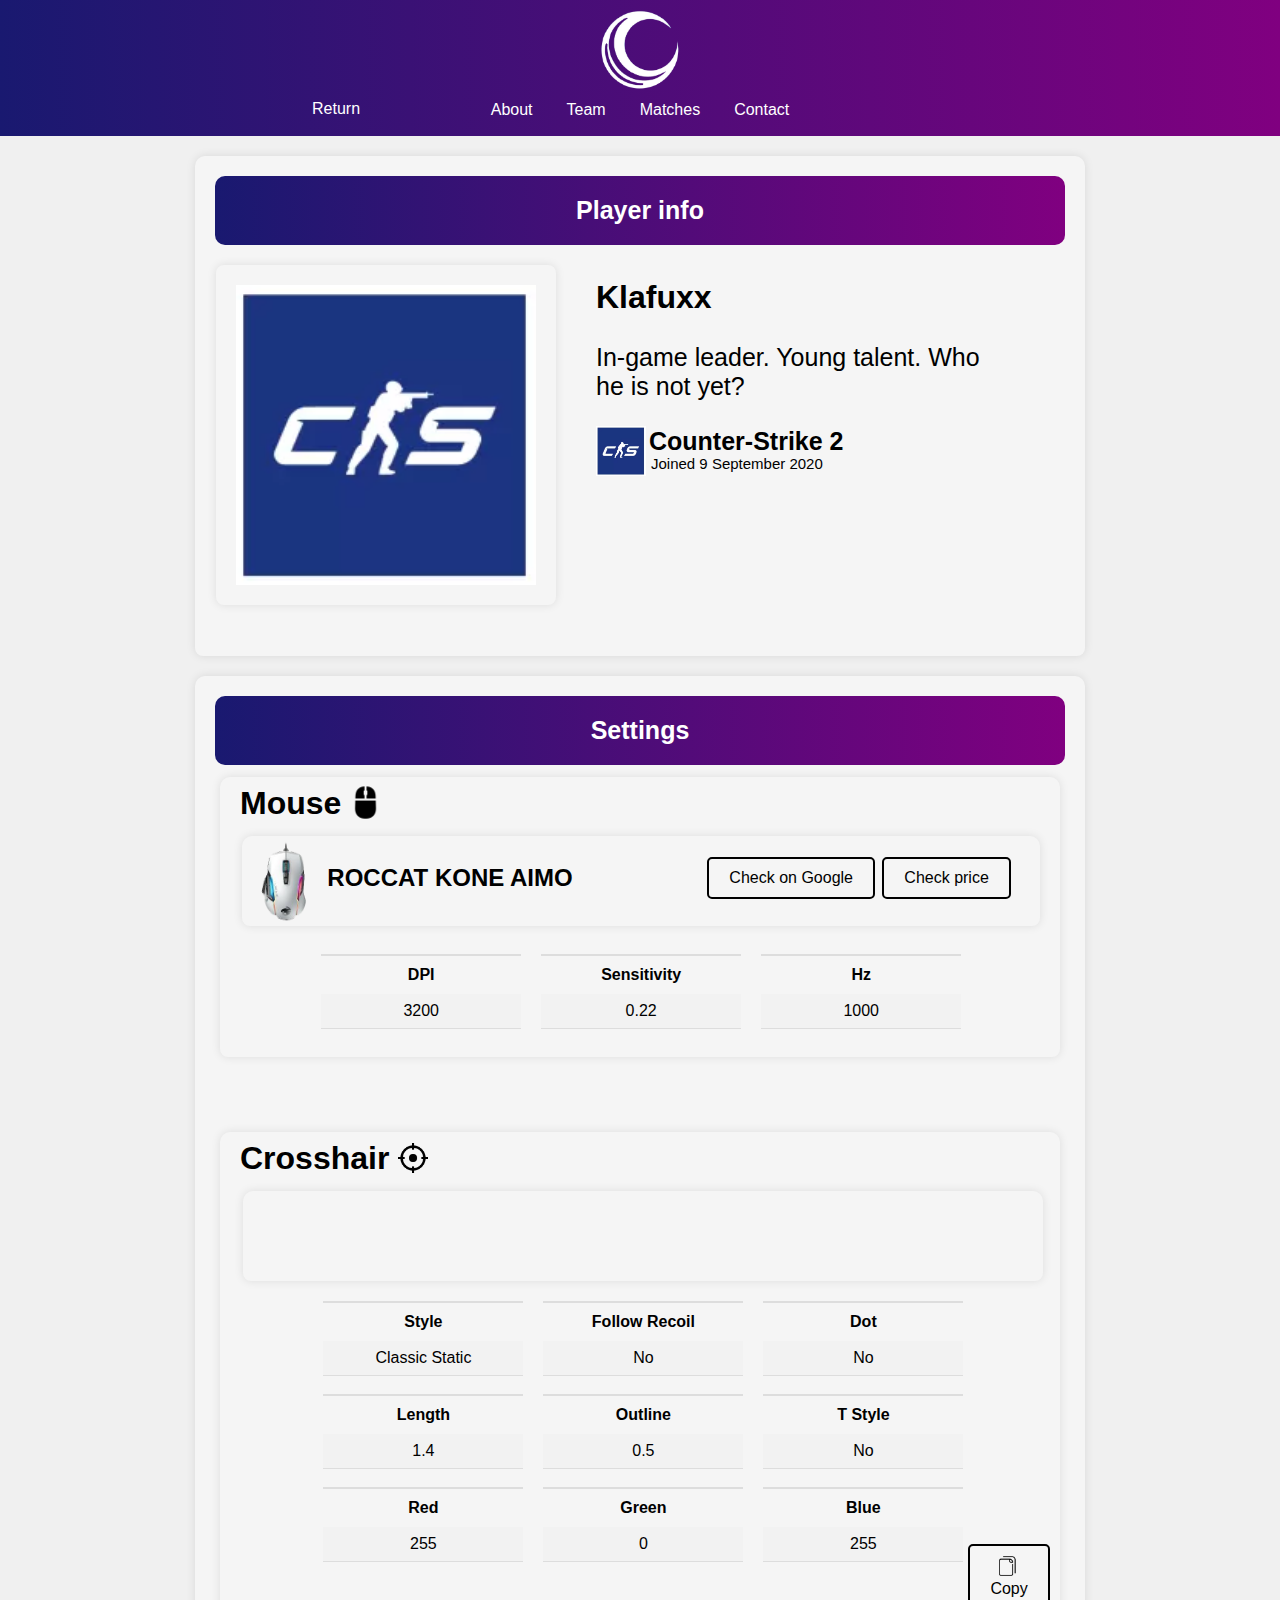
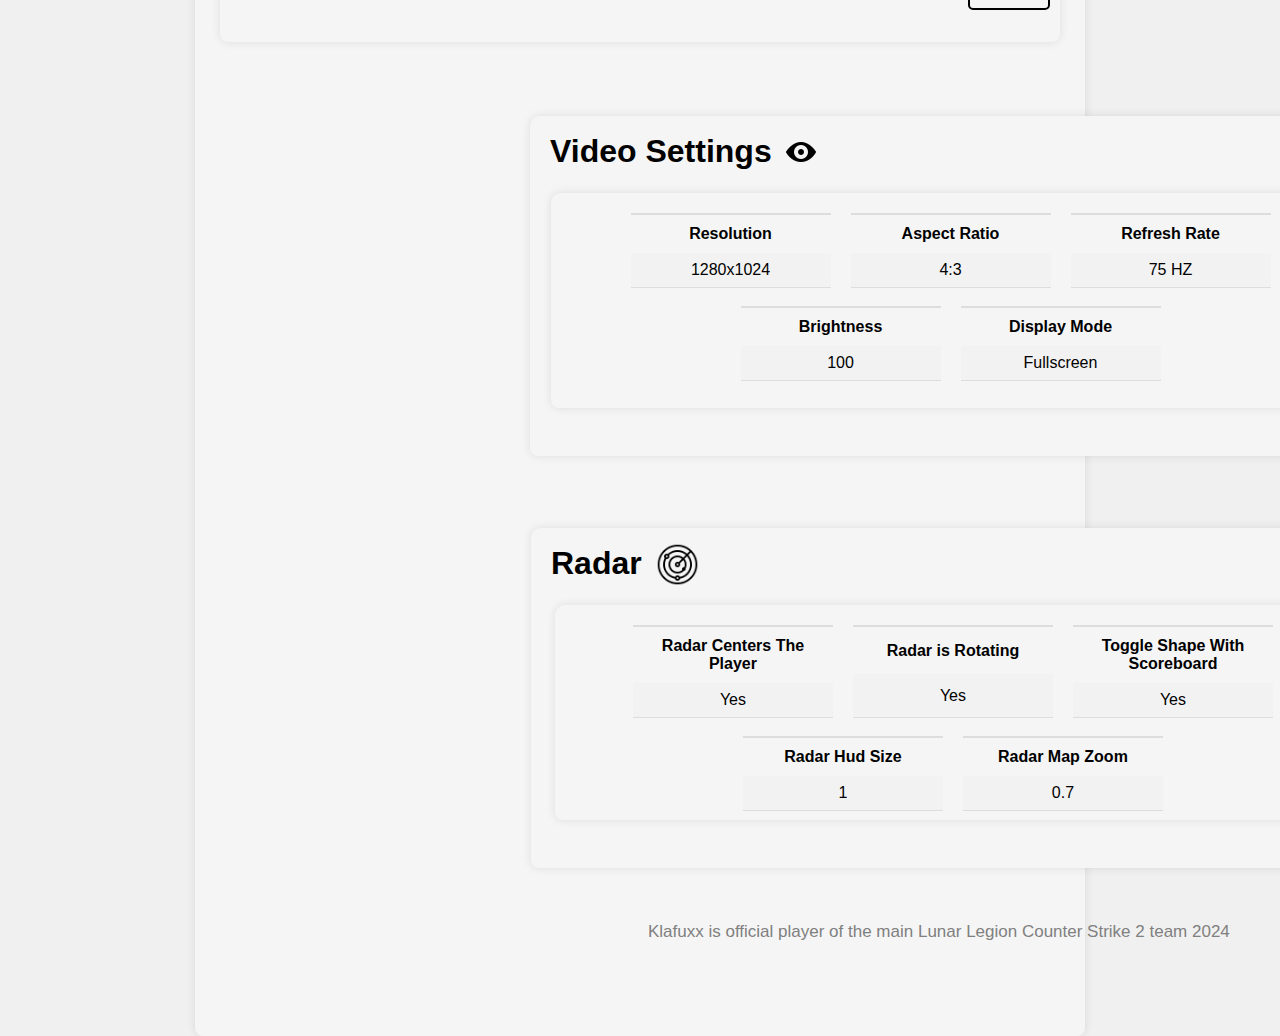
<file: klaf.html>
<!DOCTYPE html>
<html lang="en">
<head>
    <meta charset="UTF-8">
    <link rel="stylesheet" href="styles.css">
    <script src="script.js"></script>
    <meta name="viewport" content="width=device-width, initial-scale=1.0">
    <title>Lunar Legion</title>
    <style>
        body {
            margin: 0;
            padding: 0;
            font-family: Arial, sans-serif;
        }

        .header {
            background: linear-gradient(to right, #191970, #800080); /* Градиент от темно-синего к темно-фиолетовому */
            color: #fff; /* Цвет текста */
            padding: 10px; /* Уменьшаем внутренний отступ */
            text-align: center; /* Выравнивание по центру */
        }

        .logo img {
            width: 100px; /* Уменьшаем размер логотипа */
            height: auto; /* Автоматическое определение высоты */
        }

        .nav {
            display: flex;
            justify-content: center;
        }

        .nav a {
            color: #fff; /* Цвет текста */
            text-decoration: none; /* Убираем подчеркивание */
            margin: 0 5px; /* Уменьшаем внешний отступ между кнопками */
            padding: 5px 10px; /* Уменьшаем внутренние отступы кнопок */
            border: 2px solid transparent; /* Прозрачная граница */
            border-radius: 5px; /* Закругленные углы */
            transition: all 0.3s ease; /* Плавное изменение при наведении */
        }

        .nav a.active,
        .nav a:hover {
            background-color: rgba(255, 255, 255, 0.2); /* Немного прозрачного белого цвета при наведении */
            border-color: #fff; /* Изменение цвета границы при наведении */
        }
    </style>
</head>
<body>

<div class="header">
    <div class="logo">
        <img src="photo/log.png" alt="Logo" style="width: 80px; height: auto;">




    </div>
    <div class="nav">
    <a href="index.html">About</a>
    <a href="team.html">Team</a>
    <a href="match.html">Matches</a>
    <a href="cont.html">Contact</a>
</div>

<!-- Ваш CSS код -->

<style>
    .nav a.active,
    .nav a:hover {
        background-color: rgba(255, 255, 255, 0.2);
        border-color: #fff;
    }
</style>

<!-- JavaScript код -->

<script>
    document.addEventListener('DOMContentLoaded', function() {
        // Получаем текущий URL страницы
        var currentPage = window.location.href;

        // Получаем все ссылки в навигации
        var navLinks = document.querySelectorAll('.nav a');

        // Проходимся по каждой ссылке
        navLinks.forEach(function(link) {
            // Если текущий URL страницы содержит атрибут href ссылки, то добавляем ей класс active
            if (currentPage.includes(link.getAttribute('href'))) {
                link.classList.add('active');
            }
        });
    });
</script>








<style>
       /* Стили для кнопки */
       .my-button {
           position: absolute;
           top: 90px;
           left: 160px; /* Изменено на 29px (15px + 14px) */
           background-color: #6a5acd; /* Сине-фиолетовый цвет */
           color: white;
           padding: 10px 20px;
           font-size: 16px;
           border: none;
           border-radius: 5px;
           cursor: pointer;
           transition: background-color 0.3s;
       }


   </style>
</head>
<body>

<!-- HTML код кнопки -->







<button class="styled-button" onclick="window.location.href='team.html'" style="margin-top: 8px; margin-left: -350px;">Return</button>




</div>












<div class="containerz" style="width: 850px; height: 460px;">
    <div class="header2">
        <b>Player info</b>
    </div>

    <div class="containerf" style="width: 300px; height: 300px">
      <img src="photo/cs2.png" style="width: 100%; height: 100%; object-fit: cover;" alt="Описание картинки">










      <div style="flex: 1; padding-left: 10px; margin-top: -310px; margin-left: 350px;">
              <h2 style="font-size: 32px;">Klafuxx</h2>
              <p style="word-wrap: break-word; width: 400px;">In-game leader. Young talent. Who he is not yet?  </p>


      </div>

      <div style="display: flex; align-items: center; margin-left: 360px; width: 300px;">
        <img src="photo/cs2.png" style="width: 50px; height: 50px; object-fit: cover; margin-right: 3px; margin-bottom: 12px;" alt="Описание картинки">

        <div>
            <b>Counter-Strike 2</b>
            <p style="word-wrap: break-word; font-size: 15px; margin-top: -1px; margin-left: 2px;">Joined 9 September 2020</p>



        </div>
    </div>

</div>

    </div>






      </div>



      <div class="containerz" style="width: 850px; height: 1920px;">
          <div class="header2">
              <b>Settings</b>
          </div>


            <div class="containerz" style="width: 800px; height: 240px; margin-top: 12px; margin-left: 5px;">
              <div style="display: flex; align-items: center;">
    <h1 style="margin-top: -115px; margin-right: 10px;">Mouse</h1>
<img src="photo/mouse.png" alt="Description of your image" style="width: 43px; height: 43px; object-fit: cover; margin-top: -138px; margin-left: -7px;">


<div class="containerz" style="width: 3300px; height: 50px; margin-top: 39px; margin-left: -145px;">

  <img src="photo/wwz.png" alt="Description of your image" style="width: 95px; height: 95px; object-fit: cover; margin-top: -23px; margin-left: -24px;">
  <p style="margin-top: -68px; margin-left: 65px; font-size: 24px; font-weight: bold;">ROCCAT KONE AIMO</p>



  <a href="https://www.google.com/search?q=roccat+kone+aimo&sca_esv=556fd070db8e09d3&sca_upv=1&sxsrf=ACQVn0_9BRf4E4MUbBJk5H4hcK_d3cMLLQ%3A1714308392143&ei=KEUuZrWnCPepwPAPuOCC0AQ&ved=0ahUKEwi12_61-OSFAxX3FBAIHTiwAEoQ4dUDCBA&uact=5&oq=roccat+kone+aimo&gs_lp=[base64]&sclient=gws-wiz-serp" class="modern-button" style="margin-left: 445px; position: relative; top: -59px;" target="_blank">Check on Google</a>
<a href="https://www.amazon.com/Precision-Illumination-Programmable-Designed-Remastered/dp/B07YCG26KZ" class="modern-button" style="margin-left: 620px; position: relative; top: -101px;" target="_blank">Check price</a>





  <div style="display: flex; justify-content: center; margin-top: -44px;">
      <table class="dpi-table">
          <tr>
              <th>DPI</th>
          </tr>
          <tr>
              <td>3200</td>
          </tr>
      </table>
      <table class="dpi-table" style="margin-left: 20px;">
          <tr>
              <th>Sensitivity</th>
          </tr>
          <tr>
              <td>0.22</td>
          </tr>
      </table>
      <table class="dpi-table" style="margin-left: 20px;">
          <tr>
              <th>Hz</th>
          </tr>
          <tr>
              <td>1000</td>
          </tr>
      </table>
  </div>

<!-- HTML код кнопки --><!-- HTML код кнопки --><!-- HTML код кнопки -->


</div>
</div>
</div>
<div class="containerz" style="width: 800px; height: 470px; margin-top: 75px; margin-left: 5px;">
  <div style="display: flex; align-items: center;">
<h1 style="margin-top: -115px; margin-right: 10px;">Сrosshair</h1>
<img src="photo/cros.png" alt="Description of your image" style="width: 30px; height: 30px; object-fit: cover; margin-top: -138px; margin-left: -1px;">


<div class="containerz" style="width: 760px; height: 50px; margin-top: 39px; margin-left: -185px;">





































<div style="display: flex; justify-content: center; margin-top: 92px;">
    <table class="dpi-table">
        <tr>
            <th>Style</th>
        </tr>
        <tr>
            <td>Classic Static</td>
        </tr>
    </table>
    <table class="dpi-table" style="margin-left: 20px;">
        <tr>
            <th>Follow Recoil</th>
        </tr>
        <tr>
            <td>No</td>
        </tr>
    </table>
    <table class="dpi-table" style="margin-left: 20px;">
        <tr>
            <th>Dot</th>
        </tr>
        <tr>
            <td>No</td>
        </tr>
    </table>
</div>

<div style="display: flex; justify-content: center; margin-top: 20px;">
    <table class="dpi-table">
        <tr>
            <th>Length</th>
        </tr>
        <tr>
            <td>1.4</td>
        </tr>
    </table>
    <table class="dpi-table" style="margin-left: 20px;">
        <tr>
            <th>Outline</th>
        </tr>
        <tr>
            <td>0.5</td>
        </tr>
    </table>
    <table class="dpi-table" style="margin-left: 20px;">
        <tr>
            <th>T Style</th>
        </tr>
        <tr>
            <td>No</td>
        </tr>
    </table>
</div>

<div style="display: flex; justify-content: center; margin-top: 20px;">
    <table class="dpi-table">
        <tr>
            <th>Red</th>
        </tr>
        <tr>
            <td>255</td>
        </tr>
    </table>
    <table class="dpi-table" style="margin-left: 20px;">
        <tr>
            <th>Green</th>
        </tr>
        <tr>
            <td>0</td>
        </tr>
    </table>
    <table class="dpi-table" style="margin-left: 20px;">
        <tr>
            <th>Blue</th>
        </tr>
        <tr>
            <td>255</td>
        </tr>
    </table>
</div>

<button onclick="copyText()" class="modern-button" style="margin-left: 705px; margin-top: -18px;">
    <img src="photo/copy.png" alt="Copy Icon" style="width: 20px; height: 20px; margin-right: 5px;">
    Copy
</button>











  <script>
    function copyText() {
      const textToCopy = "CSGO-BbKCB-Uurxu-Q8iaX-NTt7K-YVsFF"; // Текст для копирования
      // Создаем временный элемент textarea для копирования текста
      const textarea = document.createElement('textarea');
      textarea.value = textToCopy;
      // Добавляем textarea на страницу
      document.body.appendChild(textarea);
      // Выделяем текст в textarea
      textarea.select();
      textarea.setSelectionRange(0, 99999); // Для поддержки мобильных устройств
      // Копируем выделенный текст в буфер обмена
      document.execCommand('copy');
      // Удаляем временный элемент textarea
      document.body.removeChild(textarea);
      // Оповещение пользователя о копировании
      alert('Copied: ' + textToCopy);
    }
  </script>




</div>
</div>
</div>
</div>








<div class="containerz" style="width: 800px; height: 300px; margin-top: -940px; margin-left: 530px;">
  <div style="display: flex; align-items: center;">
    <h1 style="margin-top: -240px; margin-right: 10px;">Video<span style="font-size: inherit;">&nbsp;</span>Settings</h1>>
<img src="photo/eye.png" alt="Description of your image" style="width: 30px; height: 30px; object-fit: cover; margin-top: -260px; margin-left: -5px;">


<div class="containerz" style="width: 950px; height: 175px; margin-top: 57px; margin-left: -265px;">




  <div style="display: flex; justify-content: center; margin-top: 2px;">
      <table class="dpi-table">
          <tr>
              <th>Resolution</th>
          </tr>
          <tr>
              <td>1280x1024</td>
          </tr>
      </table>
      <table class="dpi-table" style="margin-left: 20px;">
          <tr>
              <th>Aspect Ratio</th>
          </tr>
          <tr>
              <td>4:3</td>
          </tr>
      </table>
      <table class="dpi-table" style="margin-left: 20px;">
          <tr>
              <th>Refresh Rate</th>
          </tr>
          <tr>
              <td>75 HZ</td>
          </tr>
      </table>
  </div>

  <div style="display: flex; justify-content: center; margin-top: 20px;">
      <table class="dpi-table">
          <tr>
              <th>Brightness</th>
          </tr>
          <tr>
              <td>100</td>
          </tr>
      </table>
      <table class="dpi-table" style="margin-left: 20px;">
          <tr>
              <th>Display Mode</th>
          </tr>
          <tr>
              <td>Fullscreen</td>
          </tr>
      </table>

  </div>






</div>


</div>













<div class="containerz" style="width: 800px; height: 300px; margin-top: 100px; margin-left: -19px;">
  <div style="display: flex; align-items: center;">
    <h1 style="margin-top: -240px; margin-right: 10px;">Radar<span style="font-size: inherit;">&nbsp;</span></h1>>
<img src="photo/radar.png" alt="Description of your image" style="width: 45px; height: 45px; object-fit: cover; margin-top: -260px; margin-left: -15px;">


<div class="containerz" style="width: 950px; height: 175px; margin-top: 57px; margin-left: -145px;">



  <div style="display: flex; justify-content: center; margin-top: 2px;">
      <table class="dpi-table">
          <tr>
              <th>Radar Centers The Player</th>
          </tr>
          <tr>
              <td>Yes</td>
          </tr>
      </table>
      <table class="dpi-table" style="margin-left: 20px;">
          <tr>
              <th>Radar is Rotating</th>
          </tr>
          <tr>
              <td>Yes</td>
          </tr>
      </table>
      <table class="dpi-table" style="margin-left: 20px;">
          <tr>
              <th>Toggle Shape With Scoreboard</th>
          </tr>
          <tr>
              <td>Yes</td>
          </tr>
      </table>
  </div>

  <div style="display: flex; justify-content: center; margin-top: 20px;">
      <table class="dpi-table">
          <tr>
              <th>Radar Hud Size</th>
          </tr>
          <tr>
              <td>1</td>
          </tr>
      </table>
      <table class="dpi-table" style="margin-left: 20px;">
          <tr>
              <th>Radar Map Zoom</th>
          </tr>
          <tr>
              <td>0.7</td>
          </tr>
      </table>

  </div>
</div>
</div>
</div>

<p style="font-size: 17px; color: gray; margin-left: 98px; margin-top: 54px;">Klafuxx is official player of the main Lunar Legion Counter Strike 2 team 2024</p>


</div>

















































      <div class="flex-container" style="justify-content: center;">
</file>
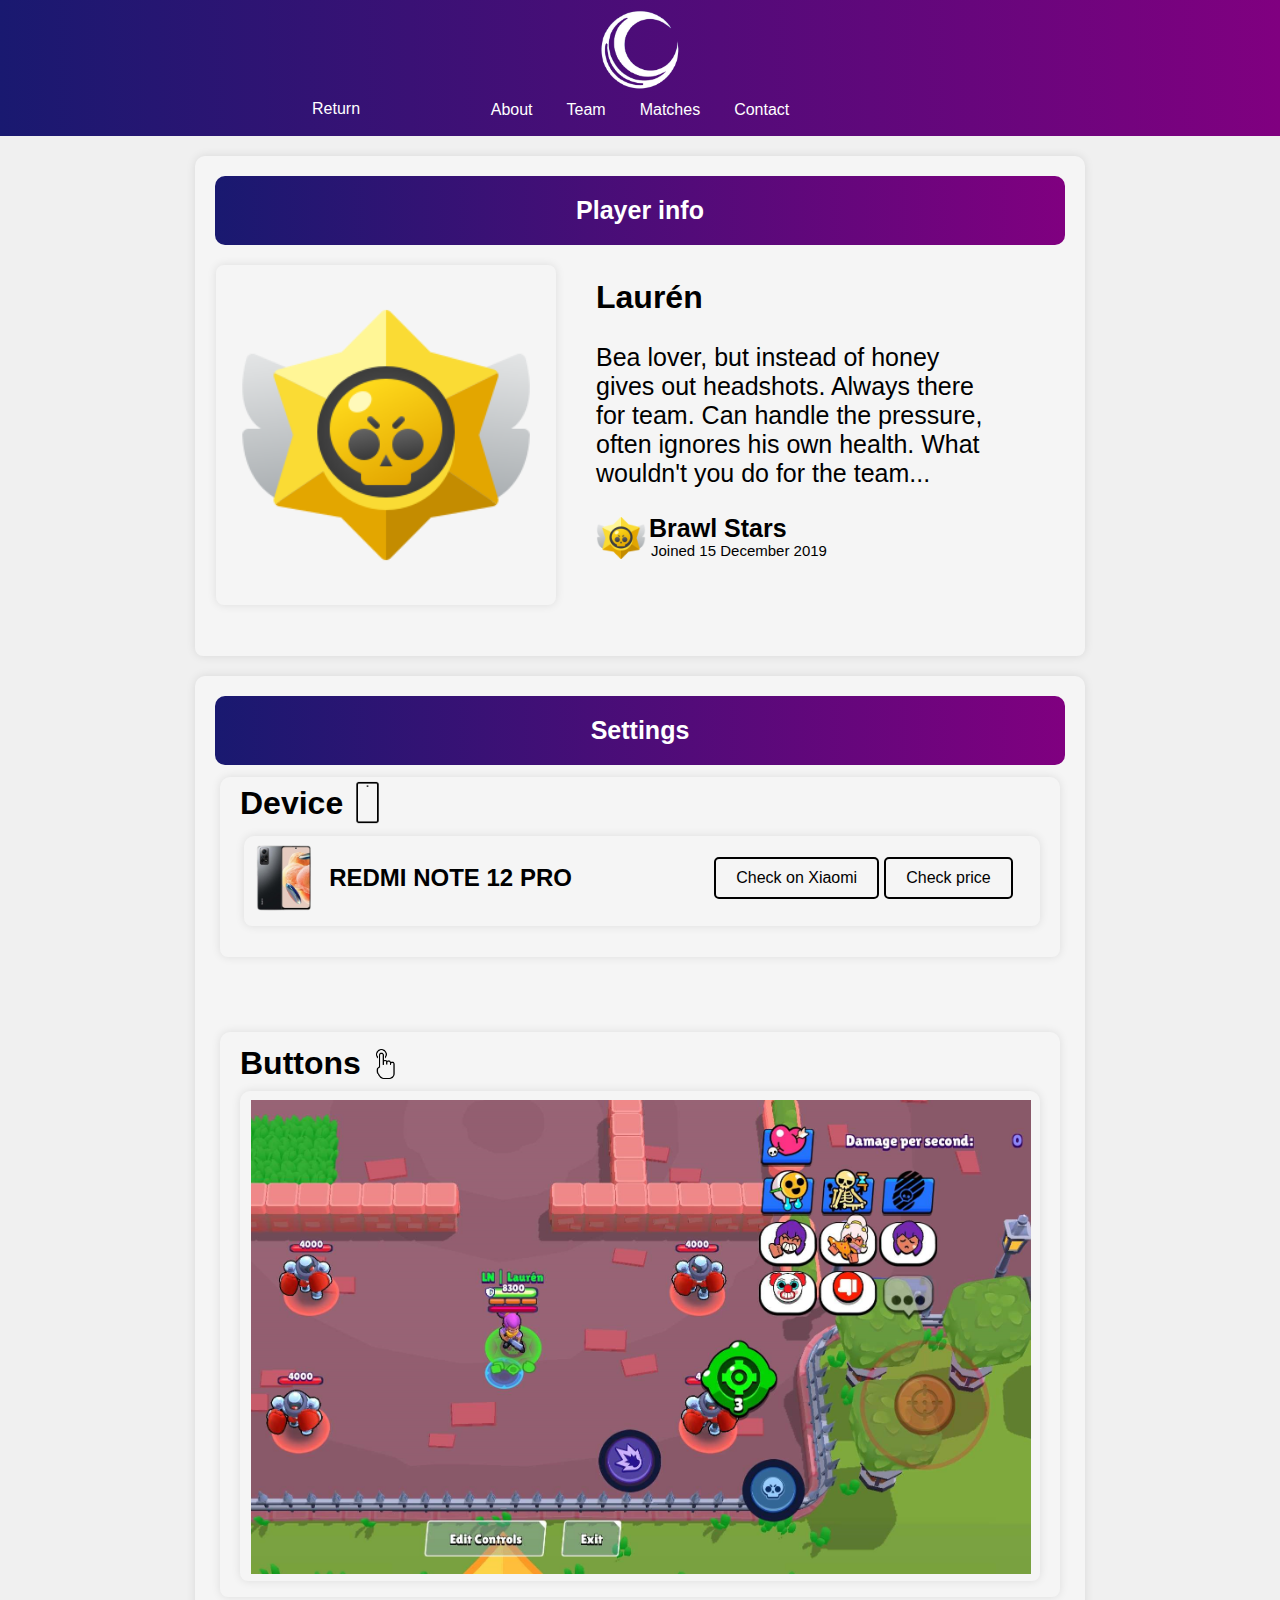
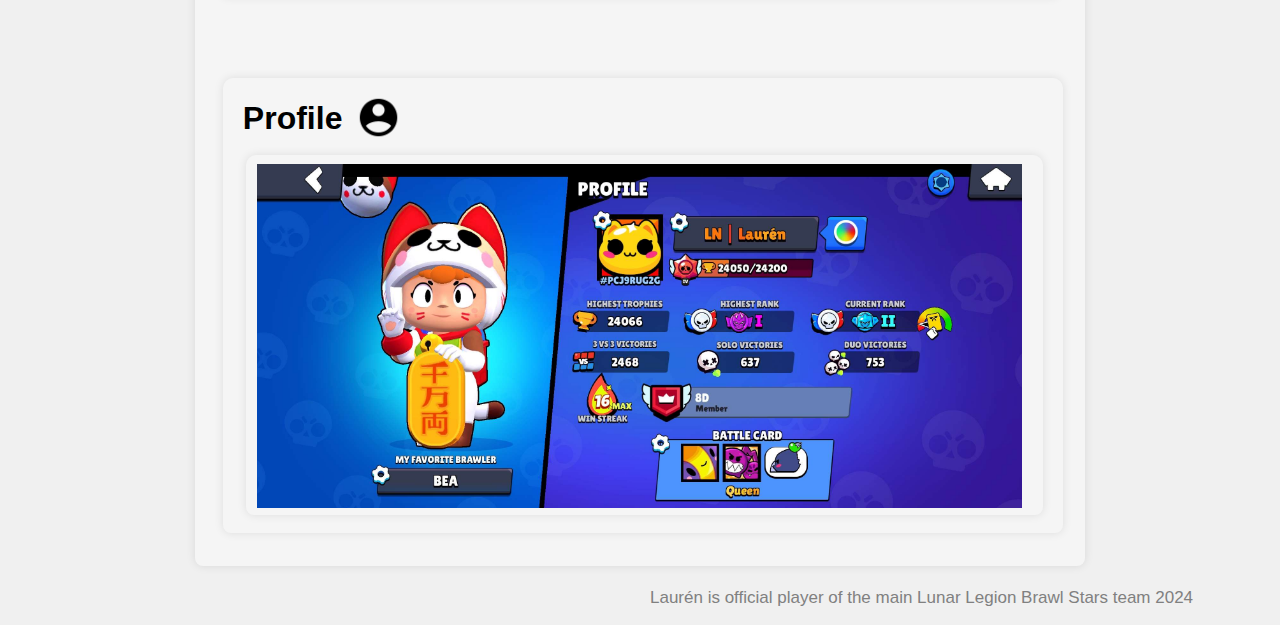
<file: laur.html>
<!DOCTYPE html>
<html lang="en">
<head>
    <meta charset="UTF-8">
    <link rel="stylesheet" href="styles.css">
    <script src="script.js"></script>
    <meta name="viewport" content="width=device-width, initial-scale=1.0">
    <title>Lunar Legion</title>
    <style>
        body {
            margin: 0;
            padding: 0;
            font-family: Arial, sans-serif;
        }

        .header {
            background: linear-gradient(to right, #191970, #800080); /* Градиент от темно-синего к темно-фиолетовому */
            color: #fff; /* Цвет текста */
            padding: 10px; /* Уменьшаем внутренний отступ */
            text-align: center; /* Выравнивание по центру */
        }

        .logo img {
            width: 100px; /* Уменьшаем размер логотипа */
            height: auto; /* Автоматическое определение высоты */
        }

        .nav {
            display: flex;
            justify-content: center;
        }

        .nav a {
            color: #fff; /* Цвет текста */
            text-decoration: none; /* Убираем подчеркивание */
            margin: 0 5px; /* Уменьшаем внешний отступ между кнопками */
            padding: 5px 10px; /* Уменьшаем внутренние отступы кнопок */
            border: 2px solid transparent; /* Прозрачная граница */
            border-radius: 5px; /* Закругленные углы */
            transition: all 0.3s ease; /* Плавное изменение при наведении */
        }

        .nav a.active,
        .nav a:hover {
            background-color: rgba(255, 255, 255, 0.2); /* Немного прозрачного белого цвета при наведении */
            border-color: #fff; /* Изменение цвета границы при наведении */
        }
    </style>
</head>
<body>

<div class="header">
    <div class="logo">
        <img src="photo/log.png" alt="Logo" style="width: 80px; height: auto;">




    </div>
    <div class="nav">
    <a href="index.html">About</a>
    <a href="team.html">Team</a>
    <a href="match.html">Matches</a>
    <a href="cont.html">Contact</a>
</div>

<!-- Ваш CSS код -->

<style>
    .nav a.active,
    .nav a:hover {
        background-color: rgba(255, 255, 255, 0.2);
        border-color: #fff;
    }
</style>

<!-- JavaScript код -->

<script>
    document.addEventListener('DOMContentLoaded', function() {
        // Получаем текущий URL страницы
        var currentPage = window.location.href;

        // Получаем все ссылки в навигации
        var navLinks = document.querySelectorAll('.nav a');

        // Проходимся по каждой ссылке
        navLinks.forEach(function(link) {
            // Если текущий URL страницы содержит атрибут href ссылки, то добавляем ей класс active
            if (currentPage.includes(link.getAttribute('href'))) {
                link.classList.add('active');
            }
        });
    });
</script>








<style>
       /* Стили для кнопки */
       .my-button {
           position: absolute;
           top: 90px;
           left: 160px; /* Изменено на 29px (15px + 14px) */
           background-color: #6a5acd; /* Сине-фиолетовый цвет */
           color: white;
           padding: 10px 20px;
           font-size: 16px;
           border: none;
           border-radius: 5px;
           cursor: pointer;
           transition: background-color 0.3s;
       }


   </style>
</head>
<body>

<!-- HTML код кнопки -->







<button class="styled-button" onclick="window.location.href='team.html'" style="margin-top: 8px; margin-left: -350px;">Return</button>




</div>












<div class="containerz" style="width: 850px; height: 460px;">
    <div class="header2">
        <b>Player info</b>
    </div>

    <div class="containerf" style="width: 300px; height: 300px">
      <img src="photo/bs.png" style="width: 100%; height: 100%; object-fit: cover;" alt="Описание картинки">










      <div style="flex: 1; padding-left: 10px; margin-top: -310px; margin-left: 350px;">
              <h2 style="font-size: 32px;">Laurén</h2>
              <p style="word-wrap: break-word; width: 400px;">Bea lover, but instead of honey gives out headshots. Always there for team. Can handle the pressure, often ignores his own health. What wouldn't you do for the team...</p>


      </div>

      <div style="display: flex; align-items: center; margin-left: 360px; width: 300px;">
        <img src="photo/bs.png" style="width: 50px; height: 50px; object-fit: cover; margin-right: 3px; margin-bottom: 12px;" alt="Описание картинки">

        <div>
            <b>Brawl Stars</b>
            <p style="word-wrap: break-word; font-size: 15px; margin-top: -1px; margin-left: 2px;">Joined 15 December 2019</p>



        </div>
    </div>

</div>

    </div>






      </div>



      <div class="containerz" style="width: 850px; height: 1450px;">
          <div class="header2">
              <b>Settings</b>
          </div>


            <div class="containerz" style="width: 800px; height: 140px; margin-top: 12px; margin-left: 5px;">
              <div style="display: flex; align-items: center;">
    <h1 style="margin-top: -115px; margin-right: 10px;">Device</h1>
<img src="photo/phn.png" alt="Description of your image" style="width: 43px; height: 43px; object-fit: cover; margin-top: -138px; margin-left: -7px;">


<div class="containerz" style="width: 3300px; height: 50px; margin-top: 39px; margin-left: -145px;">

  <img src="photo/redmi.png" alt="Description of your image" style="width: 95px; height: 95px; object-fit: cover; margin-top: -23px; margin-left: -24px;">
  <p style="margin-top: -68px; margin-left: 65px; font-size: 24px; font-weight: bold;">REDMI NOTE 12 PRO</p>



  <a href="https://mi-home.lt/collections/redmi-note-12-pro-5g" class="modern-button" style="margin-left: 450px; position: relative; top: -59px;" target="_blank">Check on Xiaomi</a>
<a href="https://www.amazon.com/redmi-note-12-pro/s?k=redmi+note+12+pro" class="modern-button" style="margin-left: 620px; position: relative; top: -101px;" target="_blank">Check price</a>







<!-- HTML код кнопки --><!-- HTML код кнопки --><!-- HTML код кнопки -->


</div>
</div>
</div>
<div class="containerz" style="width: 800px; height: 525px; margin-top: 75px; margin-left: 5px;">
  <div style="display: flex; align-items: center;">
<h1 style="margin-top: -505px; margin-right: 10px;">Buttons</h1>
<img src="photo/butt.png" alt="Description of your image" style="width: 30px; height: 30px; object-fit: cover; margin-top: -525px; margin-left: -1px;">


<div class="containerz" style="width: 760px; height: 450px; margin-top: 39px; margin-left: -160px;">

<img src="photo/bss.png" alt="Description of your image" style="width: 780px; height: px; object-fit: cover; margin-top: -11px; margin-left: -9px;">




<div class="containerz" style="width: 800px; height: 415px; margin-top: 100px; margin-left: -37px;">
  <div style="display: flex; align-items: center;">
    <h1 style="margin-top: -375px; margin-right: 10px;">Profile<span style="font-size: inherit;">&nbsp;</span></h1>>
<img src="photo/profile.png" alt="Description of your image" style="width: 45px; height: 45px; object-fit: cover; margin-top: -399px; margin-left: -15px;">


<div class="containerz" style="width: 940px; height: 320px; margin-top: 57px; margin-left: -155px;">






  <img src="photo/bsprof1.png" alt="Description of your image" style="width: 765px; height: px; object-fit: cover; margin-top: -11px; margin-left: -9px;">










</div>
</div>
</div>



</div>
</div>
</div>
</div>

















































      <div class="flex-container" style="justify-content: center;">

















































</div>












<p style="font-size: 17px; color: gray; margin-left: 650px; margin-top: 2px;">
Laurén is official player of the main Lunar Legion Brawl Stars team 2024</p>



















































      <div class="flex-container" style="justify-content: center;">
</file>
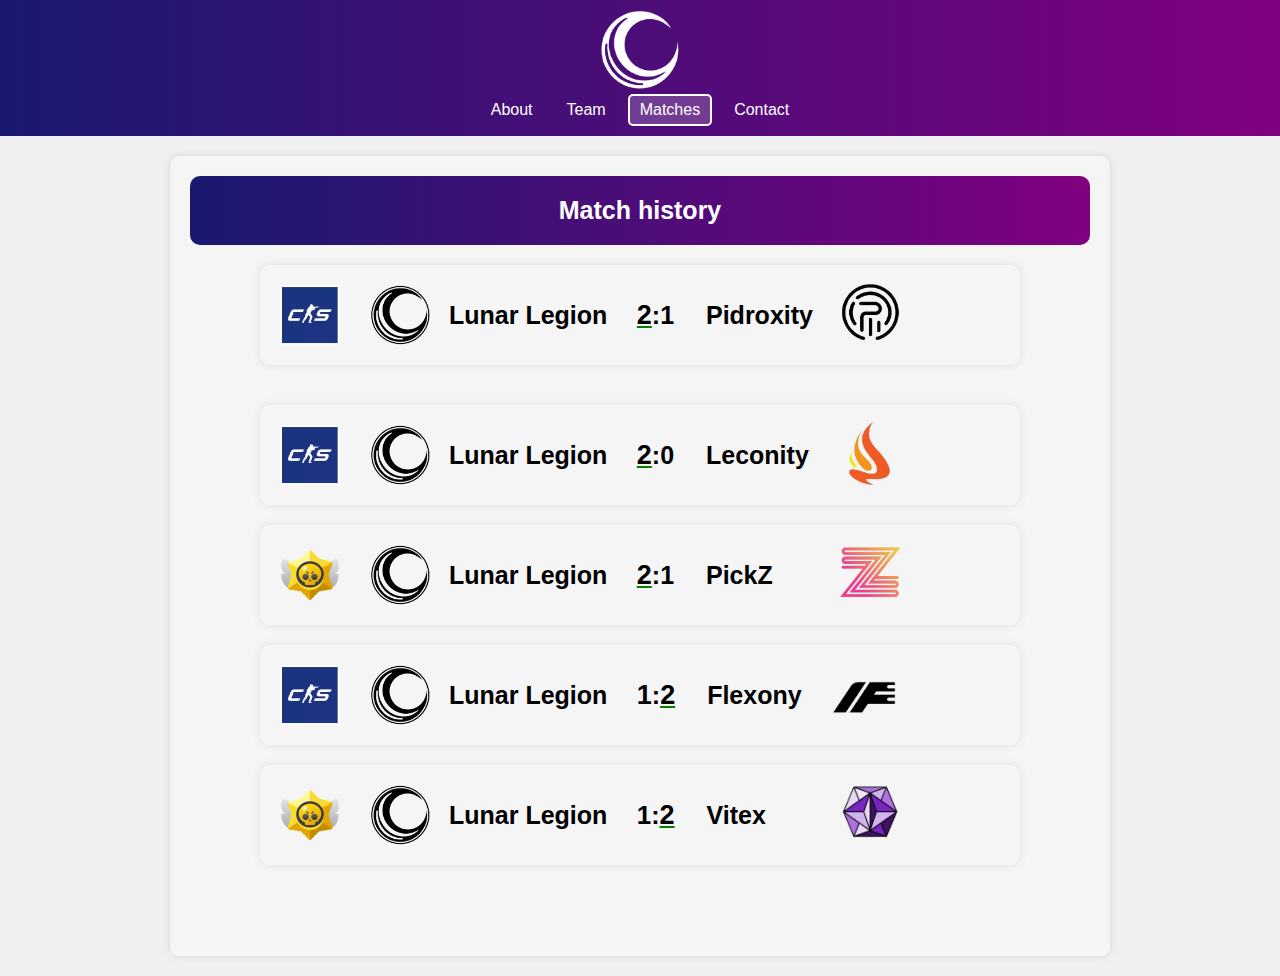
<file: match.html>
<!DOCTYPE html>
<html lang="en">
<head>
    <meta charset="UTF-8">
    <link rel="stylesheet" href="styles.css">
    <script src="script.js"></script>
    <meta name="viewport" content="width=device-width, initial-scale=1.0">
    <title>Lunar Legion</title>
    <style>
        body {
            margin: 0;
            padding: 0;
            font-family: Arial, sans-serif;
        }

        .header {
            background: linear-gradient(to right, #191970, #800080); /* Градиент от темно-синего к темно-фиолетовому */
            color: #fff; /* Цвет текста */
            padding: 10px; /* Уменьшаем внутренний отступ */
            text-align: center; /* Выравнивание по центру */
        }

        .logo img {
            width: 100px; /* Уменьшаем размер логотипа */
            height: auto; /* Автоматическое определение высоты */
        }

        .nav {
            display: flex;
            justify-content: center;
        }

        .nav a {
            color: #fff; /* Цвет текста */
            text-decoration: none; /* Убираем подчеркивание */
            margin: 0 5px; /* Уменьшаем внешний отступ между кнопками */
            padding: 5px 10px; /* Уменьшаем внутренние отступы кнопок */
            border: 2px solid transparent; /* Прозрачная граница */
            border-radius: 5px; /* Закругленные углы */
            transition: all 0.3s ease; /* Плавное изменение при наведении */
        }

        .nav a.active,
        .nav a:hover {
            background-color: rgba(255, 255, 255, 0.2); /* Немного прозрачного белого цвета при наведении */
            border-color: #fff; /* Изменение цвета границы при наведении */
        }
    </style>
</head>
<body>

<div class="header">
    <div class="logo">
        <img src="photo/log.png" alt="Logo" style="width: 80px; height: auto;">
    </div>




    <div class="nav">
    <a href="index.html">About</a>
    <a href="team.html">Team</a>
    <a href="match.html">Matches</a>
    <a href="cont.html">Contact</a>
</div>

<!-- Ваш CSS код -->

<style>
    .nav a.active,
    .nav a:hover {
        background-color: rgba(255, 255, 255, 0.2);
        border-color: #fff;
    }
</style>

<!-- JavaScript код -->

<script>
    document.addEventListener('DOMContentLoaded', function() {
        // Получаем текущий URL страницы
        var currentPage = window.location.href;

        // Получаем все ссылки в навигации
        var navLinks = document.querySelectorAll('.nav a');

        // Проходимся по каждой ссылке
        navLinks.forEach(function(link) {
            // Если текущий URL страницы содержит атрибут href ссылки, то добавляем ей класс active
            if (currentPage.includes(link.getAttribute('href'))) {
                link.classList.add('active');
            }
        });
    });
</script>


</div>

<div class="containerz" style="width: 900px; height: 760px;">
    <div class="header2">
        <b>Match history</b>
    </div>
     <!-- Добавлен атрибут align -->
      <div class="flex-container" style="justify-content: center;">












        <div class="container" style="border-radius: 10px; height: 60px;">


          <img src="photo/cs2.png" style="width: 60px; height: 60px; object-fit: cover; margin-right: 3px; margin-bottom: 23px;" alt="Описание первого изображения">
          <img src="photo/prologo.png" style="width: 60px; height: 60px; object-fit: cover; float: right; margin-right: 570px; margin-bottom: 23px;" alt="Описание второго изображения">
          <b style="position: relative; top: -72px; margin-left: 169px;">Lunar Legion</b>
          <b style="position: relative; top: -72px; margin-left: 25px;">
        <span style="text-decoration: underline green; font-size: 27px;">2</span>:1
    </b>

  <b style="position: relative; top: -72px; margin-left: 25px;">Pidroxity</b>

  <img src="photo/pid.png" style="width: 60px; height: 60px; object-fit: cover; float: right; margin-right: 100px; margin-bottom: 0; margin-top: -90px;" alt="Описание второго изображения">

</div>
</div>

  <div class="container" style="border-radius: 10px; height: 60px;">

    <img src="photo/cs2.png" style="width: 60px; height: 60px; object-fit: cover; margin-right: 3px; margin-bottom: 23px;" alt="Описание первого изображения">
    <img src="photo/prologo.png" style="width: 60px; height: 60px; object-fit: cover; float: right; margin-right: 570px; margin-bottom: 23px;" alt="Описание второго изображения">
    <b style="position: relative; top: -72px; margin-left: 169px;">Lunar Legion</b>
    <b style="position: relative; top: -72px; margin-left: 25px;">
  <span style="text-decoration: underline green; font-size: 27px;">2</span>:0
</b>

<b style="position: relative; top: -72px; margin-left: 25px;">Leconity</b>

<img src="photo/len.png" style="width: 65px; height: 65px; object-fit: cover; float: right; margin-right: 100px; margin-bottom: 0; margin-top: -90px;" alt="Описание второго изображения">


</div>



<div class="container" style="border-radius: 10px; height: 60px;">

  <img src="photo/bs.png" style="width: 60px; height: 60px; object-fit: cover; margin-right: 3px; margin-bottom: 23px;" alt="Описание первого изображения">
  <img src="photo/prologo.png" style="width: 60px; height: 60px; object-fit: cover; float: right; margin-right: 570px; margin-bottom: 23px;" alt="Описание второго изображения">
  <b style="position: relative; top: -72px; margin-left: 169px;">Lunar Legion</b>
  <b style="position: relative; top: -72px; margin-left: 25px;">
<span style="text-decoration: underline green; font-size: 27px;">2</span>:1
</b>

<b style="position: relative; top: -72px; margin-left: 25px;">PickZ</b>

<img src="photo/pickz.png" style="width: 60px; height: 60px; object-fit: cover; float: right; margin-right: 100px; margin-bottom: 0; margin-top: -90px;" alt="Описание второго изображения">


</div>



<div class="container" style="border-radius: 10px; height: 60px;">

  <img src="photo/cs2.png" style="width: 60px; height: 60px; object-fit: cover; margin-right: 3px; margin-bottom: 23px;" alt="Описание первого изображения">
  <img src="photo/prologo.png" style="width: 60px; height: 60px; object-fit: cover; float: right; margin-right: 570px; margin-bottom: 23px;" alt="Описание второго изображения">
  <b style="position: relative; top: -72px; margin-left: 169px;">Lunar Legion</b>
  <b style="position: relative; top: -72px; margin-left: 25px;">
  <span style="font-size: 27px;">1</span>:<span style="text-decoration: underline green; font-size: 27px;">2</span>
</b>


<b style="position: relative; top: -72px; margin-left: 25px;">Flexony</b>

<img src="photo/flex.png" style="width: 70px; height: 70px; object-fit: contain; float: right; margin-right: 100px; margin-bottom: 0; margin-top: -90px;" alt="Описание второго изображения">



</div>

<div class="container" style="border-radius: 10px; height: 60px;">

  <img src="photo/bs.png" style="width: 60px; height: 60px; object-fit: cover; margin-right: 3px; margin-bottom: 23px;" alt="Описание первого изображения">
  <img src="photo/prologo.png" style="width: 60px; height: 60px; object-fit: cover; float: right; margin-right: 570px; margin-bottom: 23px;" alt="Описание второго изображения">
  <b style="position: relative; top: -72px; margin-left: 169px;">Lunar Legion</b>
  <b style="position: relative; top: -72px; margin-left: 25px;">
  <span style="font-size: 26px;">1</span>:<span style="text-decoration: underline green; font-size: 27px;">2</span>
</b>


<b style="position: relative; top: -72px; margin-left: 25px;">Vitex</b>

<img src="photo/vitex.png" style="width: 60px; height: 60px; object-fit: cover; float: right; margin-right: 100px; margin-bottom: 0; margin-top: -90px;" alt="Описание второго изображения">


</div>







</div>








<div class="main-section">
</section>
</div>
</div>
</div>
</body>
</html>
</file>
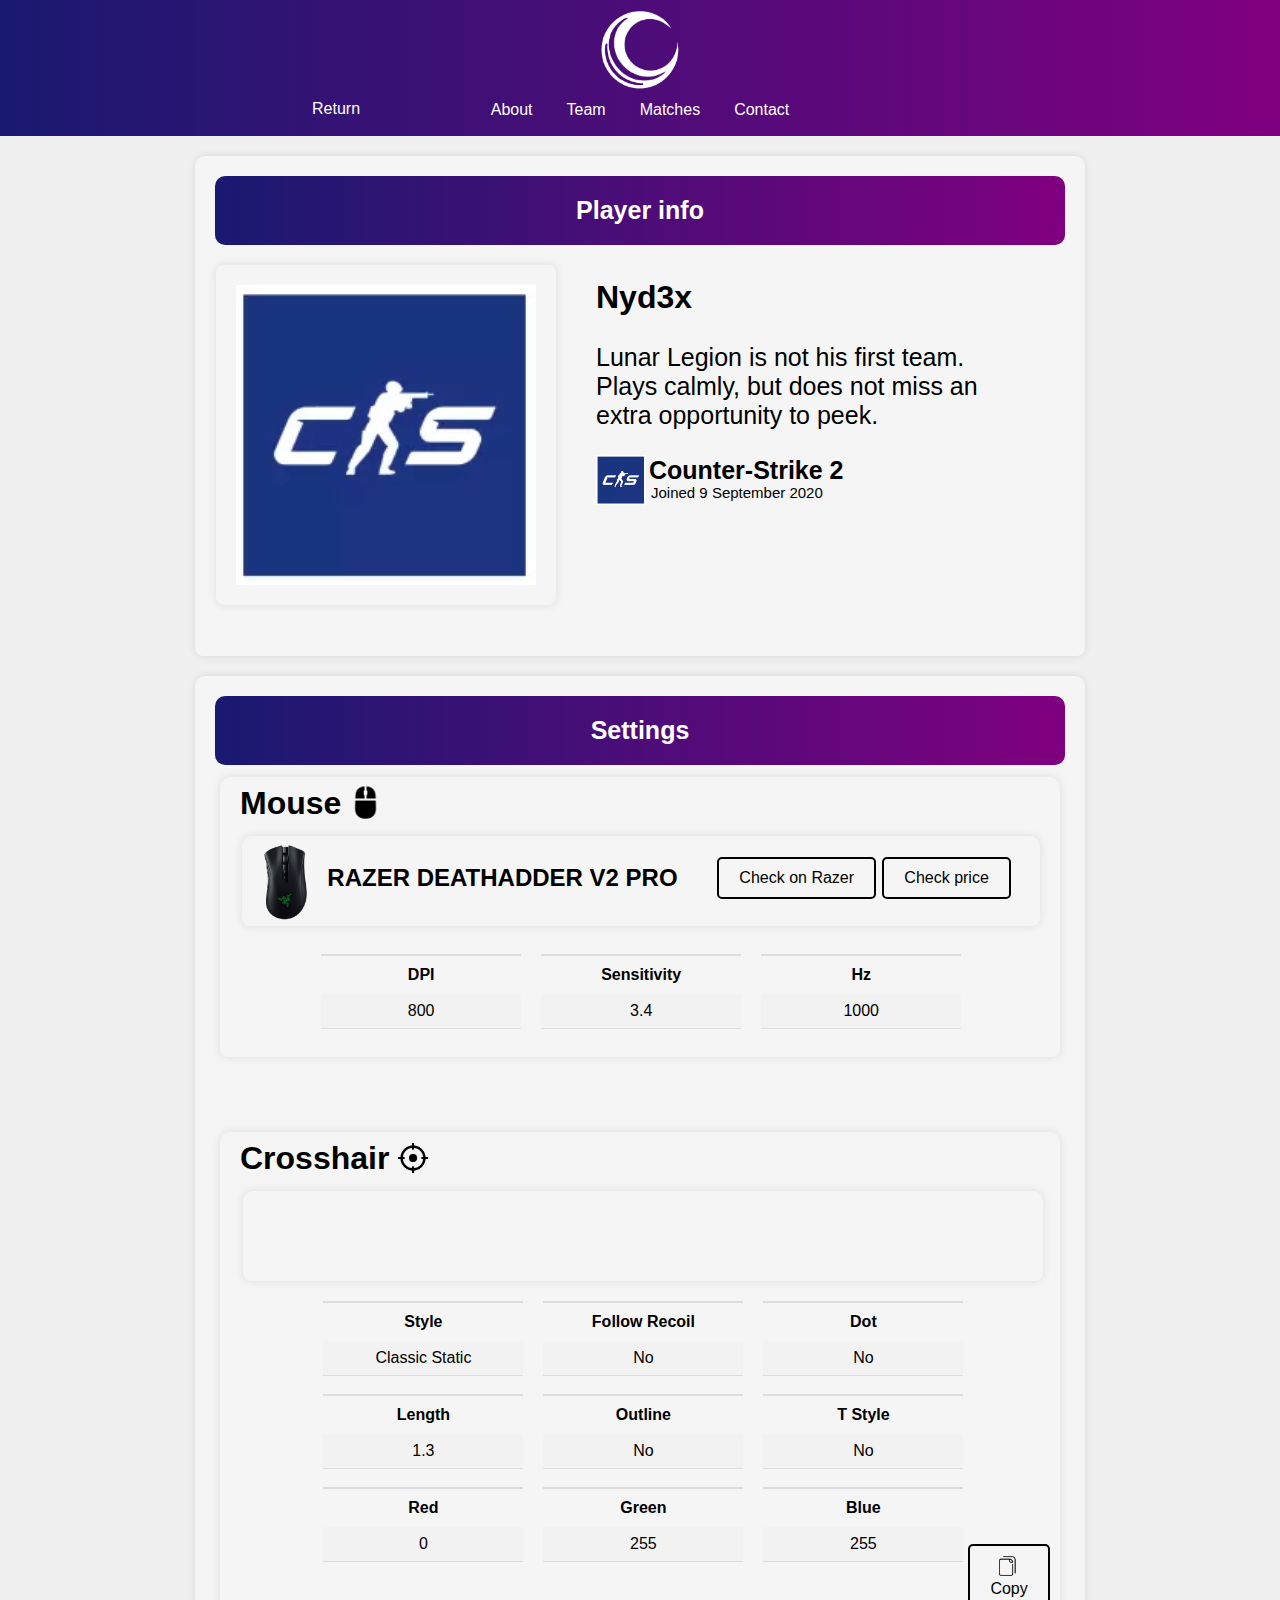
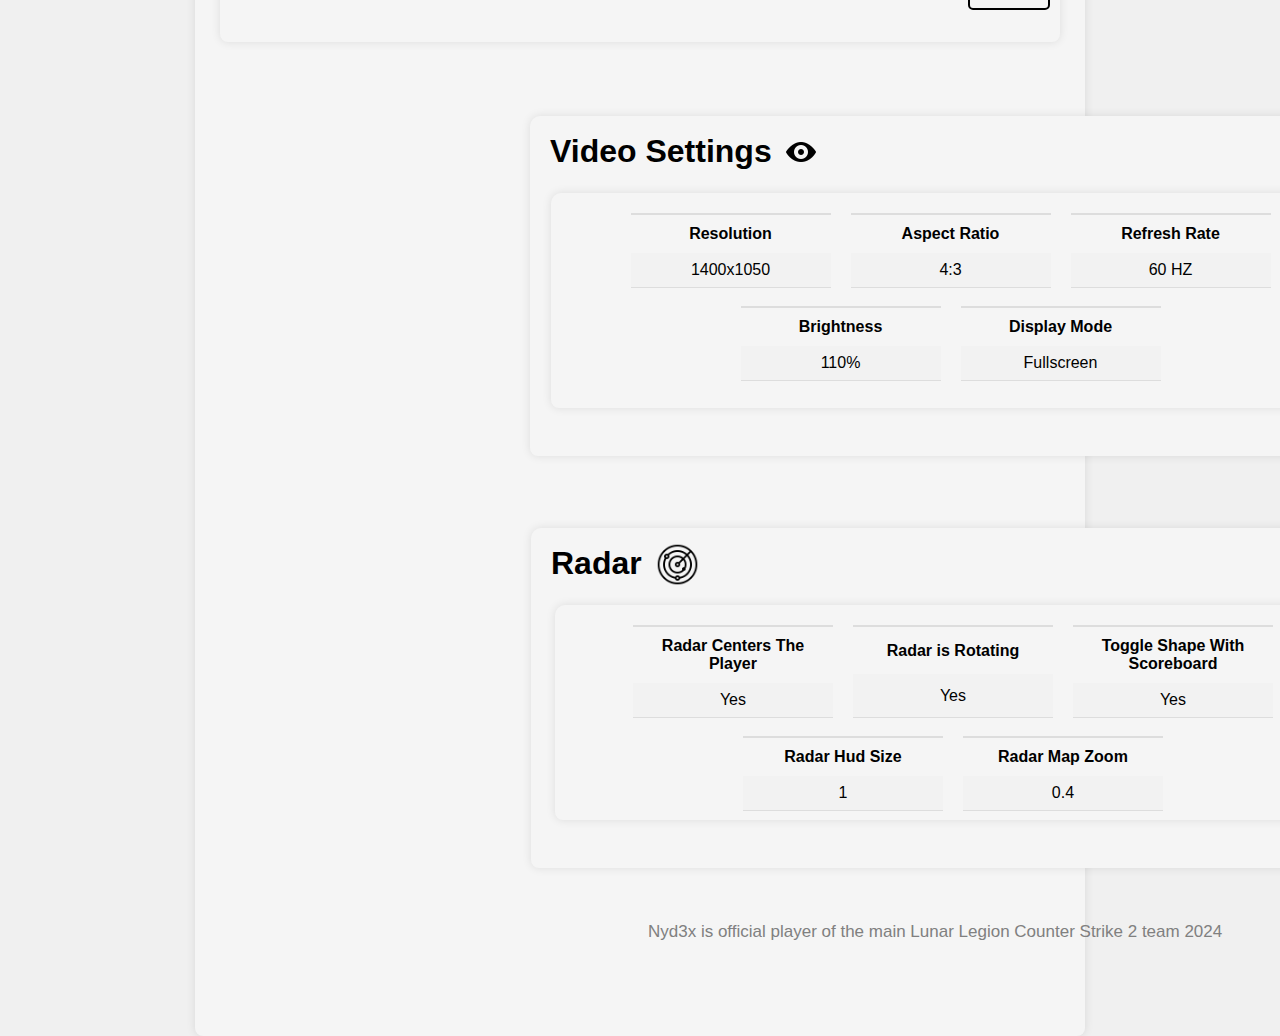
<file: nyd.html>
<!DOCTYPE html>
<html lang="en">
<head>
    <meta charset="UTF-8">
    <link rel="stylesheet" href="styles.css">
    <script src="script.js"></script>
    <meta name="viewport" content="width=device-width, initial-scale=1.0">
    <title>Lunar Legion</title>
    <style>
        body {
            margin: 0;
            padding: 0;
            font-family: Arial, sans-serif;
        }

        .header {
            background: linear-gradient(to right, #191970, #800080); /* Градиент от темно-синего к темно-фиолетовому */
            color: #fff; /* Цвет текста */
            padding: 10px; /* Уменьшаем внутренний отступ */
            text-align: center; /* Выравнивание по центру */
        }

        .logo img {
            width: 100px; /* Уменьшаем размер логотипа */
            height: auto; /* Автоматическое определение высоты */
        }

        .nav {
            display: flex;
            justify-content: center;
        }

        .nav a {
            color: #fff; /* Цвет текста */
            text-decoration: none; /* Убираем подчеркивание */
            margin: 0 5px; /* Уменьшаем внешний отступ между кнопками */
            padding: 5px 10px; /* Уменьшаем внутренние отступы кнопок */
            border: 2px solid transparent; /* Прозрачная граница */
            border-radius: 5px; /* Закругленные углы */
            transition: all 0.3s ease; /* Плавное изменение при наведении */
        }

        .nav a.active,
        .nav a:hover {
            background-color: rgba(255, 255, 255, 0.2); /* Немного прозрачного белого цвета при наведении */
            border-color: #fff; /* Изменение цвета границы при наведении */
        }
    </style>
</head>
<body>

<div class="header">
    <div class="logo">
        <img src="photo/log.png" alt="Logo" style="width: 80px; height: auto;">




    </div>
    <div class="nav">
    <a href="index.html">About</a>
    <a href="team.html">Team</a>
    <a href="match.html">Matches</a>
    <a href="cont.html">Contact</a>
</div>

<!-- Ваш CSS код -->

<style>
    .nav a.active,
    .nav a:hover {
        background-color: rgba(255, 255, 255, 0.2);
        border-color: #fff;
    }
</style>

<!-- JavaScript код -->

<script>
    document.addEventListener('DOMContentLoaded', function() {
        // Получаем текущий URL страницы
        var currentPage = window.location.href;

        // Получаем все ссылки в навигации
        var navLinks = document.querySelectorAll('.nav a');

        // Проходимся по каждой ссылке
        navLinks.forEach(function(link) {
            // Если текущий URL страницы содержит атрибут href ссылки, то добавляем ей класс active
            if (currentPage.includes(link.getAttribute('href'))) {
                link.classList.add('active');
            }
        });
    });
</script>








<style>
       /* Стили для кнопки */
       .my-button {
           position: absolute;
           top: 90px;
           left: 160px; /* Изменено на 29px (15px + 14px) */
           background-color: #6a5acd; /* Сине-фиолетовый цвет */
           color: white;
           padding: 10px 20px;
           font-size: 16px;
           border: none;
           border-radius: 5px;
           cursor: pointer;
           transition: background-color 0.3s;
       }


   </style>
</head>
<body>

<!-- HTML код кнопки -->







<button class="styled-button" onclick="window.location.href='team.html'" style="margin-top: 8px; margin-left: -350px;">Return</button>




</div>












<div class="containerz" style="width: 850px; height: 460px;">
    <div class="header2">
        <b>Player info</b>
    </div>

    <div class="containerf" style="width: 300px; height: 300px">
      <img src="photo/cs2.png" style="width: 100%; height: 100%; object-fit: cover;" alt="Описание картинки">










      <div style="flex: 1; padding-left: 10px; margin-top: -310px; margin-left: 350px;">
              <h2 style="font-size: 32px;">Nyd3x</h2>
              <p style="word-wrap: break-word; width: 400px;">Lunar Legion is not his first team. Plays calmly, but does not miss an extra opportunity to peek.</p>


      </div>

      <div style="display: flex; align-items: center; margin-left: 360px; width: 300px;">
        <img src="photo/cs2.png" style="width: 50px; height: 50px; object-fit: cover; margin-right: 3px; margin-bottom: 12px;" alt="Описание картинки">

        <div>
            <b>Counter-Strike 2</b>
            <p style="word-wrap: break-word; font-size: 15px; margin-top: -1px; margin-left: 2px;">Joined 9 September 2020</p>



        </div>
    </div>

</div>

    </div>






      </div>



      <div class="containerz" style="width: 850px; height: 1920px;">
          <div class="header2">
              <b>Settings</b>
          </div>


            <div class="containerz" style="width: 800px; height: 240px; margin-top: 12px; margin-left: 5px;">
              <div style="display: flex; align-items: center;">
    <h1 style="margin-top: -115px; margin-right: 10px;">Mouse</h1>
<img src="photo/mouse.png" alt="Description of your image" style="width: 43px; height: 43px; object-fit: cover; margin-top: -138px; margin-left: -7px;">


<div class="containerz" style="width: 3300px; height: 50px; margin-top: 39px; margin-left: -145px;">

  <img src="photo/dav2pro.png" alt="Description of your image" style="width: 95px; height: 95px; object-fit: cover; margin-top: -23px; margin-left: -24px;">
  <p style="margin-top: -68px; margin-left: 65px; font-size: 24px; font-weight: bold;">RAZER DEATHADDER V2 PRO</p>



  <a href="https://www.razer.com/sg-en/gaming-mice/razer-deathadder-v2-pro" class="modern-button" style="margin-left: 455px; position: relative; top: -59px;" target="_blank">Check on Razer</a>
<a href="https://www.amazon.com/s?k=razer+deathadder+v2+pro&crid=1T84RL2CMPTDU&sprefix=razer+deathadder+v2+pro%2Caps%2C174&ref=nb_sb_noss_1" class="modern-button" style="margin-left: 620px; position: relative; top: -101px;" target="_blank">Check price</a>





  <div style="display: flex; justify-content: center; margin-top: -44px;">
      <table class="dpi-table">
          <tr>
              <th>DPI</th>
          </tr>
          <tr>
              <td>800</td>
          </tr>
      </table>
      <table class="dpi-table" style="margin-left: 20px;">
          <tr>
              <th>Sensitivity</th>
          </tr>
          <tr>
              <td>3.4</td>
          </tr>
      </table>
      <table class="dpi-table" style="margin-left: 20px;">
          <tr>
              <th>Hz</th>
          </tr>
          <tr>
              <td>1000</td>
          </tr>
      </table>
  </div>

<!-- HTML код кнопки --><!-- HTML код кнопки --><!-- HTML код кнопки -->


</div>
</div>
</div>
<div class="containerz" style="width: 800px; height: 470px; margin-top: 75px; margin-left: 5px;">
  <div style="display: flex; align-items: center;">
<h1 style="margin-top: -115px; margin-right: 10px;">Сrosshair</h1>
<img src="photo/cros.png" alt="Description of your image" style="width: 30px; height: 30px; object-fit: cover; margin-top: -138px; margin-left: -1px;">


<div class="containerz" style="width: 760px; height: 50px; margin-top: 39px; margin-left: -185px;">





































<div style="display: flex; justify-content: center; margin-top: 92px;">
    <table class="dpi-table">
        <tr>
            <th>Style</th>
        </tr>
        <tr>
            <td>Classic Static</td>
        </tr>
    </table>
    <table class="dpi-table" style="margin-left: 20px;">
        <tr>
            <th>Follow Recoil</th>
        </tr>
        <tr>
            <td>No</td>
        </tr>
    </table>
    <table class="dpi-table" style="margin-left: 20px;">
        <tr>
            <th>Dot</th>
        </tr>
        <tr>
            <td>No</td>
        </tr>
    </table>
</div>

<div style="display: flex; justify-content: center; margin-top: 20px;">
    <table class="dpi-table">
        <tr>
            <th>Length</th>
        </tr>
        <tr>
            <td>1.3</td>
        </tr>
    </table>
    <table class="dpi-table" style="margin-left: 20px;">
        <tr>
            <th>Outline</th>
        </tr>
        <tr>
            <td>No</td>
        </tr>
    </table>
    <table class="dpi-table" style="margin-left: 20px;">
        <tr>
            <th>T Style</th>
        </tr>
        <tr>
            <td>No</td>
        </tr>
    </table>
</div>

<div style="display: flex; justify-content: center; margin-top: 20px;">
    <table class="dpi-table">
        <tr>
            <th>Red</th>
        </tr>
        <tr>
            <td>0</td>
        </tr>
    </table>
    <table class="dpi-table" style="margin-left: 20px;">
        <tr>
            <th>Green</th>
        </tr>
        <tr>
            <td>255</td>
        </tr>
    </table>
    <table class="dpi-table" style="margin-left: 20px;">
        <tr>
            <th>Blue</th>
        </tr>
        <tr>
            <td>255</td>
        </tr>
    </table>
</div>

<button onclick="copyText()" class="modern-button" style="margin-left: 705px; margin-top: -18px;">
    <img src="photo/copy.png" alt="Copy Icon" style="width: 20px; height: 20px; margin-right: 5px;">
    Copy
</button>











  <script>
    function copyText() {
      const textToCopy = "CSGO-kynwa-9cNjo-NOXu2-aS6L3-9YcNE"; // Текст для копирования
      // Создаем временный элемент textarea для копирования текста
      const textarea = document.createElement('textarea');
      textarea.value = textToCopy;
      // Добавляем textarea на страницу
      document.body.appendChild(textarea);
      // Выделяем текст в textarea
      textarea.select();
      textarea.setSelectionRange(0, 99999); // Для поддержки мобильных устройств
      // Копируем выделенный текст в буфер обмена
      document.execCommand('copy');
      // Удаляем временный элемент textarea
      document.body.removeChild(textarea);
      // Оповещение пользователя о копировании
      alert('Copied: ' + textToCopy);
    }
  </script>




</div>
</div>
</div>
</div>








<div class="containerz" style="width: 800px; height: 300px; margin-top: -940px; margin-left: 530px;">
  <div style="display: flex; align-items: center;">
    <h1 style="margin-top: -240px; margin-right: 10px;">Video<span style="font-size: inherit;">&nbsp;</span>Settings</h1>>
<img src="photo/eye.png" alt="Description of your image" style="width: 30px; height: 30px; object-fit: cover; margin-top: -260px; margin-left: -5px;">


<div class="containerz" style="width: 950px; height: 175px; margin-top: 57px; margin-left: -265px;">




  <div style="display: flex; justify-content: center; margin-top: 2px;">
      <table class="dpi-table">
          <tr>
              <th>Resolution</th>
          </tr>
          <tr>
              <td>1400x1050</td>
          </tr>
      </table>
      <table class="dpi-table" style="margin-left: 20px;">
          <tr>
              <th>Aspect Ratio</th>
          </tr>
          <tr>
              <td>4:3</td>
          </tr>
      </table>
      <table class="dpi-table" style="margin-left: 20px;">
          <tr>
              <th>Refresh Rate</th>
          </tr>
          <tr>
              <td>60 HZ</td>
          </tr>
      </table>
  </div>

  <div style="display: flex; justify-content: center; margin-top: 20px;">
      <table class="dpi-table">
          <tr>
              <th>Brightness</th>
          </tr>
          <tr>
              <td>110%</td>
          </tr>
      </table>
      <table class="dpi-table" style="margin-left: 20px;">
          <tr>
              <th>Display Mode</th>
          </tr>
          <tr>
              <td>Fullscreen</td>
          </tr>
      </table>

  </div>






</div>


</div>













<div class="containerz" style="width: 800px; height: 300px; margin-top: 100px; margin-left: -19px;">
  <div style="display: flex; align-items: center;">
    <h1 style="margin-top: -240px; margin-right: 10px;">Radar<span style="font-size: inherit;">&nbsp;</span></h1>>
<img src="photo/radar.png" alt="Description of your image" style="width: 45px; height: 45px; object-fit: cover; margin-top: -260px; margin-left: -15px;">


<div class="containerz" style="width: 950px; height: 175px; margin-top: 57px; margin-left: -145px;">



  <div style="display: flex; justify-content: center; margin-top: 2px;">
      <table class="dpi-table">
          <tr>
              <th>Radar Centers The Player</th>
          </tr>
          <tr>
              <td>Yes</td>
          </tr>
      </table>
      <table class="dpi-table" style="margin-left: 20px;">
          <tr>
              <th>Radar is Rotating</th>
          </tr>
          <tr>
              <td>Yes</td>
          </tr>
      </table>
      <table class="dpi-table" style="margin-left: 20px;">
          <tr>
              <th>Toggle Shape With Scoreboard</th>
          </tr>
          <tr>
              <td>Yes</td>
          </tr>
      </table>
  </div>

  <div style="display: flex; justify-content: center; margin-top: 20px;">
      <table class="dpi-table">
          <tr>
              <th>Radar Hud Size</th>
          </tr>
          <tr>
              <td>1</td>
          </tr>
      </table>
      <table class="dpi-table" style="margin-left: 20px;">
          <tr>
              <th>Radar Map Zoom</th>
          </tr>
          <tr>
              <td>0.4</td>
          </tr>
      </table>

  </div>
</div>
</div>
</div>

<p style="font-size: 17px; color: gray; margin-left: 98px; margin-top: 54px;">Nyd3x is official player of the main Lunar Legion Counter Strike 2 team 2024</p>


</div>

















































      <div class="flex-container" style="justify-content: center;">
</file>
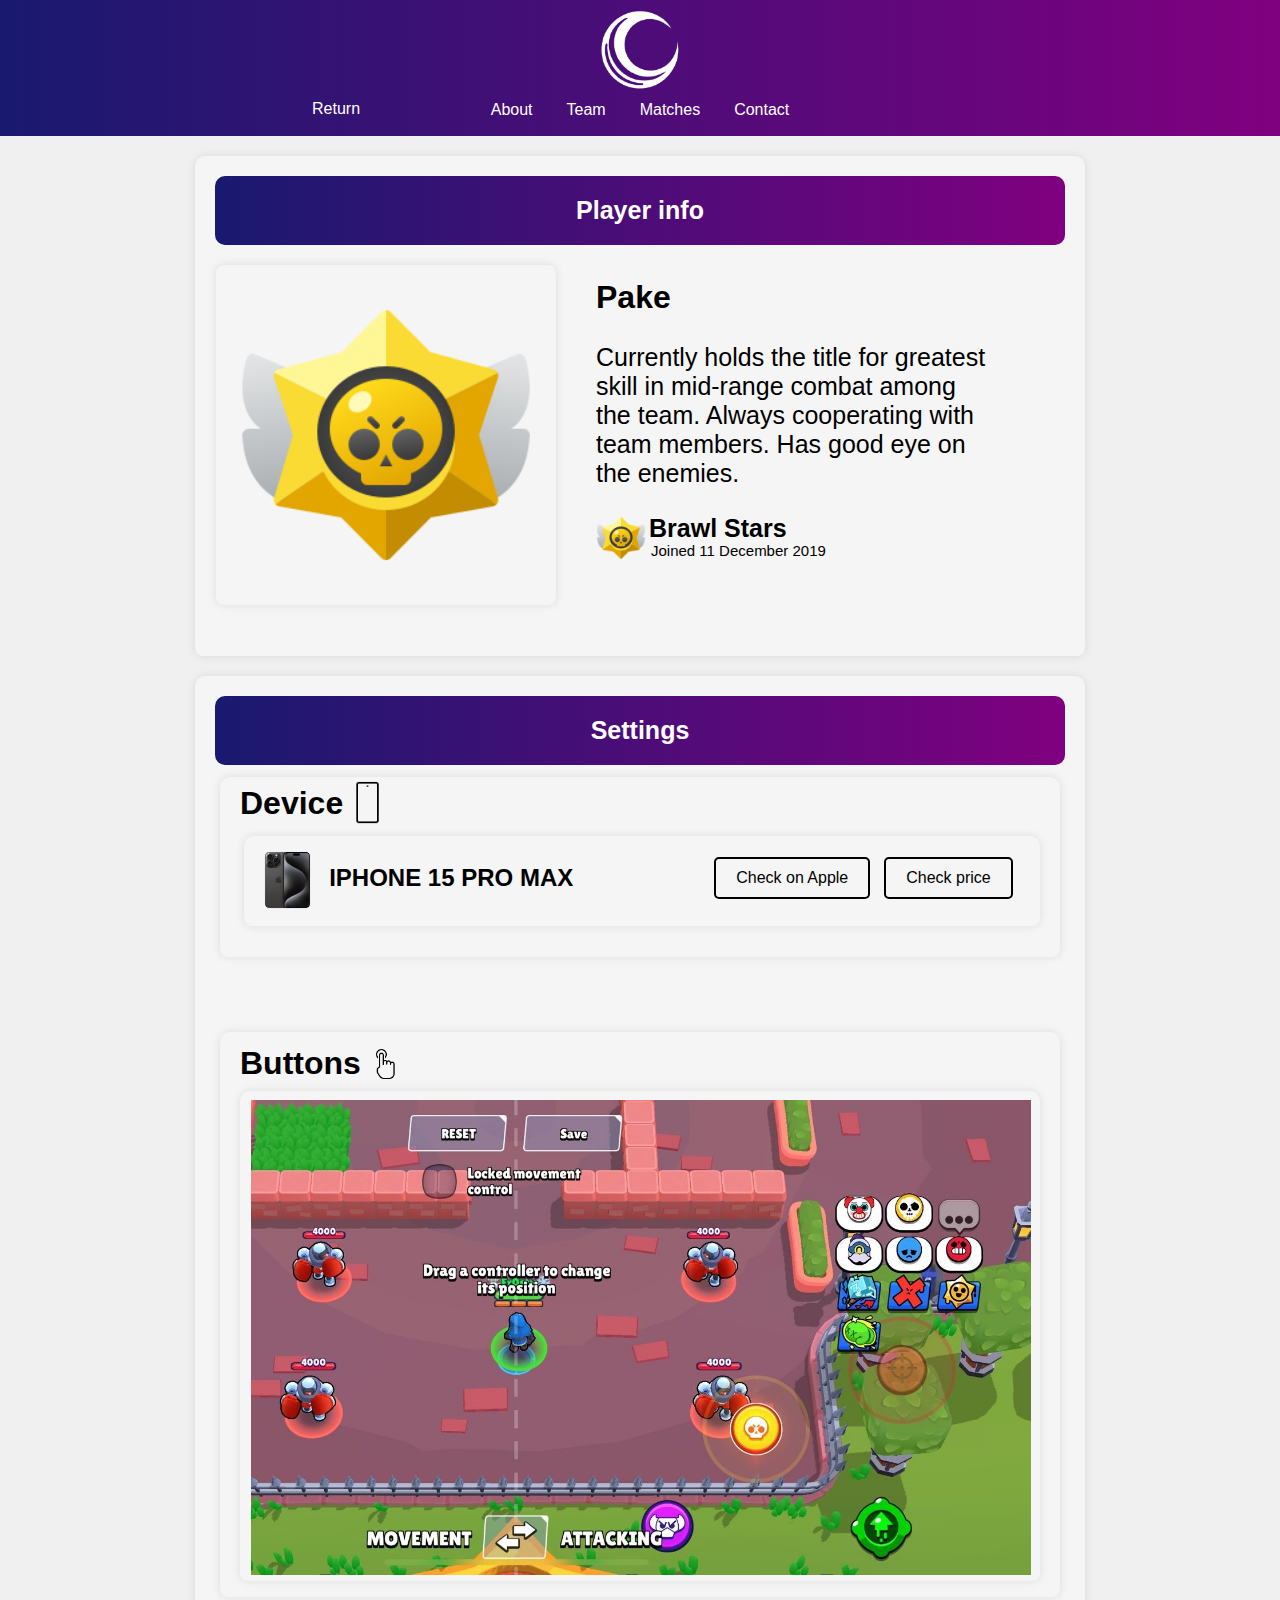
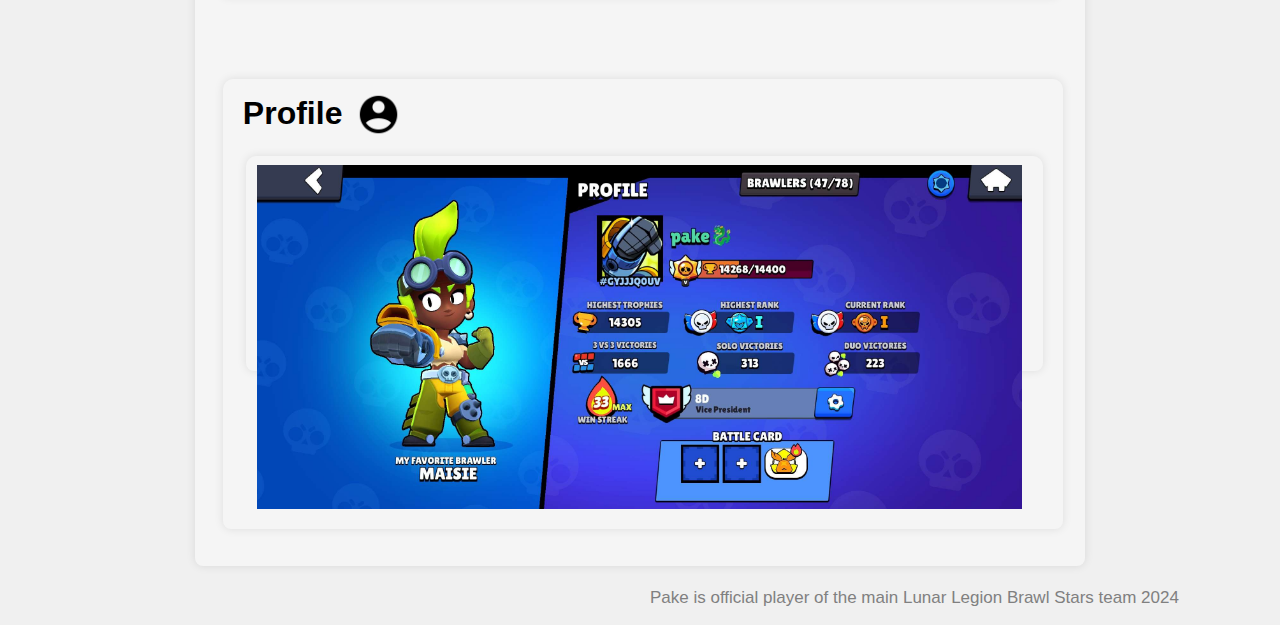
<file: pake.html>
<!DOCTYPE html>
<html lang="en">
<head>
    <meta charset="UTF-8">
    <link rel="stylesheet" href="styles.css">
    <script src="script.js"></script>
    <meta name="viewport" content="width=device-width, initial-scale=1.0">
    <title>Lunar Legion</title>
    <style>
        body {
            margin: 0;
            padding: 0;
            font-family: Arial, sans-serif;
        }

        .header {
            background: linear-gradient(to right, #191970, #800080); /* Градиент от темно-синего к темно-фиолетовому */
            color: #fff; /* Цвет текста */
            padding: 10px; /* Уменьшаем внутренний отступ */
            text-align: center; /* Выравнивание по центру */
        }

        .logo img {
            width: 100px; /* Уменьшаем размер логотипа */
            height: auto; /* Автоматическое определение высоты */
        }

        .nav {
            display: flex;
            justify-content: center;
        }

        .nav a {
            color: #fff; /* Цвет текста */
            text-decoration: none; /* Убираем подчеркивание */
            margin: 0 5px; /* Уменьшаем внешний отступ между кнопками */
            padding: 5px 10px; /* Уменьшаем внутренние отступы кнопок */
            border: 2px solid transparent; /* Прозрачная граница */
            border-radius: 5px; /* Закругленные углы */
            transition: all 0.3s ease; /* Плавное изменение при наведении */
        }

        .nav a.active,
        .nav a:hover {
            background-color: rgba(255, 255, 255, 0.2); /* Немного прозрачного белого цвета при наведении */
            border-color: #fff; /* Изменение цвета границы при наведении */
        }
    </style>
</head>
<body>

<div class="header">
    <div class="logo">
        <img src="photo/log.png" alt="Logo" style="width: 80px; height: auto;">




    </div>
    <div class="nav">
    <a href="index.html">About</a>
    <a href="team.html">Team</a>
    <a href="match.html">Matches</a>
    <a href="cont.html">Contact</a>
</div>

<!-- Ваш CSS код -->

<style>
    .nav a.active,
    .nav a:hover {
        background-color: rgba(255, 255, 255, 0.2);
        border-color: #fff;
    }
</style>

<!-- JavaScript код -->

<script>
    document.addEventListener('DOMContentLoaded', function() {
        // Получаем текущий URL страницы
        var currentPage = window.location.href;

        // Получаем все ссылки в навигации
        var navLinks = document.querySelectorAll('.nav a');

        // Проходимся по каждой ссылке
        navLinks.forEach(function(link) {
            // Если текущий URL страницы содержит атрибут href ссылки, то добавляем ей класс active
            if (currentPage.includes(link.getAttribute('href'))) {
                link.classList.add('active');
            }
        });
    });
</script>








<style>
       /* Стили для кнопки */
       .my-button {
           position: absolute;
           top: 90px;
           left: 160px; /* Изменено на 29px (15px + 14px) */
           background-color: #6a5acd; /* Сине-фиолетовый цвет */
           color: white;
           padding: 10px 20px;
           font-size: 16px;
           border: none;
           border-radius: 5px;
           cursor: pointer;
           transition: background-color 0.3s;
       }


   </style>
</head>
<body>

<!-- HTML код кнопки -->







<button class="styled-button" onclick="window.location.href='team.html'" style="margin-top: 8px; margin-left: -350px;">Return</button>




</div>












<div class="containerz" style="width: 850px; height: 460px;">
    <div class="header2">
        <b>Player info</b>
    </div>

    <div class="containerf" style="width: 300px; height: 300px">
      <img src="photo/bs.png" style="width: 100%; height: 100%; object-fit: cover;" alt="Описание картинки">










      <div style="flex: 1; padding-left: 10px; margin-top: -310px; margin-left: 350px;">
              <h2 style="font-size: 32px;">Pake</h2>
              <p style="word-wrap: break-word; width: 400px;">Currently holds the title for greatest skill in mid-range combat among the team. Always cooperating with team members. Has good eye on the enemies.</p>


      </div>

      <div style="display: flex; align-items: center; margin-left: 360px; width: 300px;">
        <img src="photo/bs.png" style="width: 50px; height: 50px; object-fit: cover; margin-right: 3px; margin-bottom: 12px;" alt="Описание картинки">

        <div>
            <b>Brawl Stars</b>
            <p style="word-wrap: break-word; font-size: 15px; margin-top: -1px; margin-left: 2px;">Joined 11 December 2019</p>



        </div>
    </div>

</div>

    </div>






      </div>



      <div class="containerz" style="width: 850px; height: 1450px;">
          <div class="header2">
              <b>Settings</b>
          </div>


            <div class="containerz" style="width: 800px; height: 140px; margin-top: 12px; margin-left: 5px;">
              <div style="display: flex; align-items: center;">
    <h1 style="margin-top: -115px; margin-right: 10px;">Device</h1>
<img src="photo/phn.png" alt="Description of your image" style="width: 43px; height: 43px; object-fit: cover; margin-top: -138px; margin-left: -7px;">


<div class="containerz" style="width: 3300px; height: 50px; margin-top: 39px; margin-left: -145px;">

  <img src="photo/phn1.png" alt="Description of your image" style="width: 95px; height: 95px; object-fit: cover; margin-top: -23px; margin-left: -24px;">
  <p style="margin-top: -68px; margin-left: 65px; font-size: 24px; font-weight: bold;">IPHONE 15 PRO MAX</p>



  <a href="https://www.apple.com/iphone-15-pro/" class="modern-button" style="margin-left: 450px; position: relative; top: -59px;" target="_blank">Check on Apple</a>
<a href="https://www.amazon.com/Apple-iPhone-15-Pro-Max/dp/B0CMZD7VCV?th=1" class="modern-button" style="margin-left: 620px; position: relative; top: -101px;" target="_blank">Check price</a>







<!-- HTML код кнопки --><!-- HTML код кнопки --><!-- HTML код кнопки -->


</div>
</div>
</div>
<div class="containerz" style="width: 800px; height: 525px; margin-top: 75px; margin-left: 5px;">
  <div style="display: flex; align-items: center;">
<h1 style="margin-top: -505px; margin-right: 10px;">Buttons</h1>
<img src="photo/butt.png" alt="Description of your image" style="width: 30px; height: 30px; object-fit: cover; margin-top: -525px; margin-left: -1px;">


<div class="containerz" style="width: 760px; height: 450px; margin-top: 39px; margin-left: -160px;">

<img src="photo/bss1.png" alt="Description of your image" style="width: 780px; height: px; object-fit: cover; margin-top: -11px; margin-left: -9px;">




<div class="containerz" style="width: 800px; height: 410px; margin-top: 100px; margin-left: -37px;">
  <div style="display: flex; align-items: center;">
    <h1 style="margin-top: -240px; margin-right: 10px;">Profile<span style="font-size: inherit;">&nbsp;</span></h1>>
<img src="photo/profile.png" alt="Description of your image" style="width: 45px; height: 45px; object-fit: cover; margin-top: -260px; margin-left: -15px;">


<div class="containerz" style="width: 940px; height: 175px; margin-top: 57px; margin-left: -155px;">






  <img src="photo/bsprof3.png" alt="Description of your image" style="width: 765px; height: px; object-fit: cover; margin-top: -11px; margin-left: -9px;">










</div>
</div>
</div>



</div>
</div>
</div>
</div>

















































      <div class="flex-container" style="justify-content: center;">

















































</div>












<p style="font-size: 17px; color: gray; margin-left: 650px; margin-top: 2px;">
Pake is official player of the main Lunar Legion Brawl Stars team 2024</p>



















































      <div class="flex-container" style="justify-content: center;">
</file>
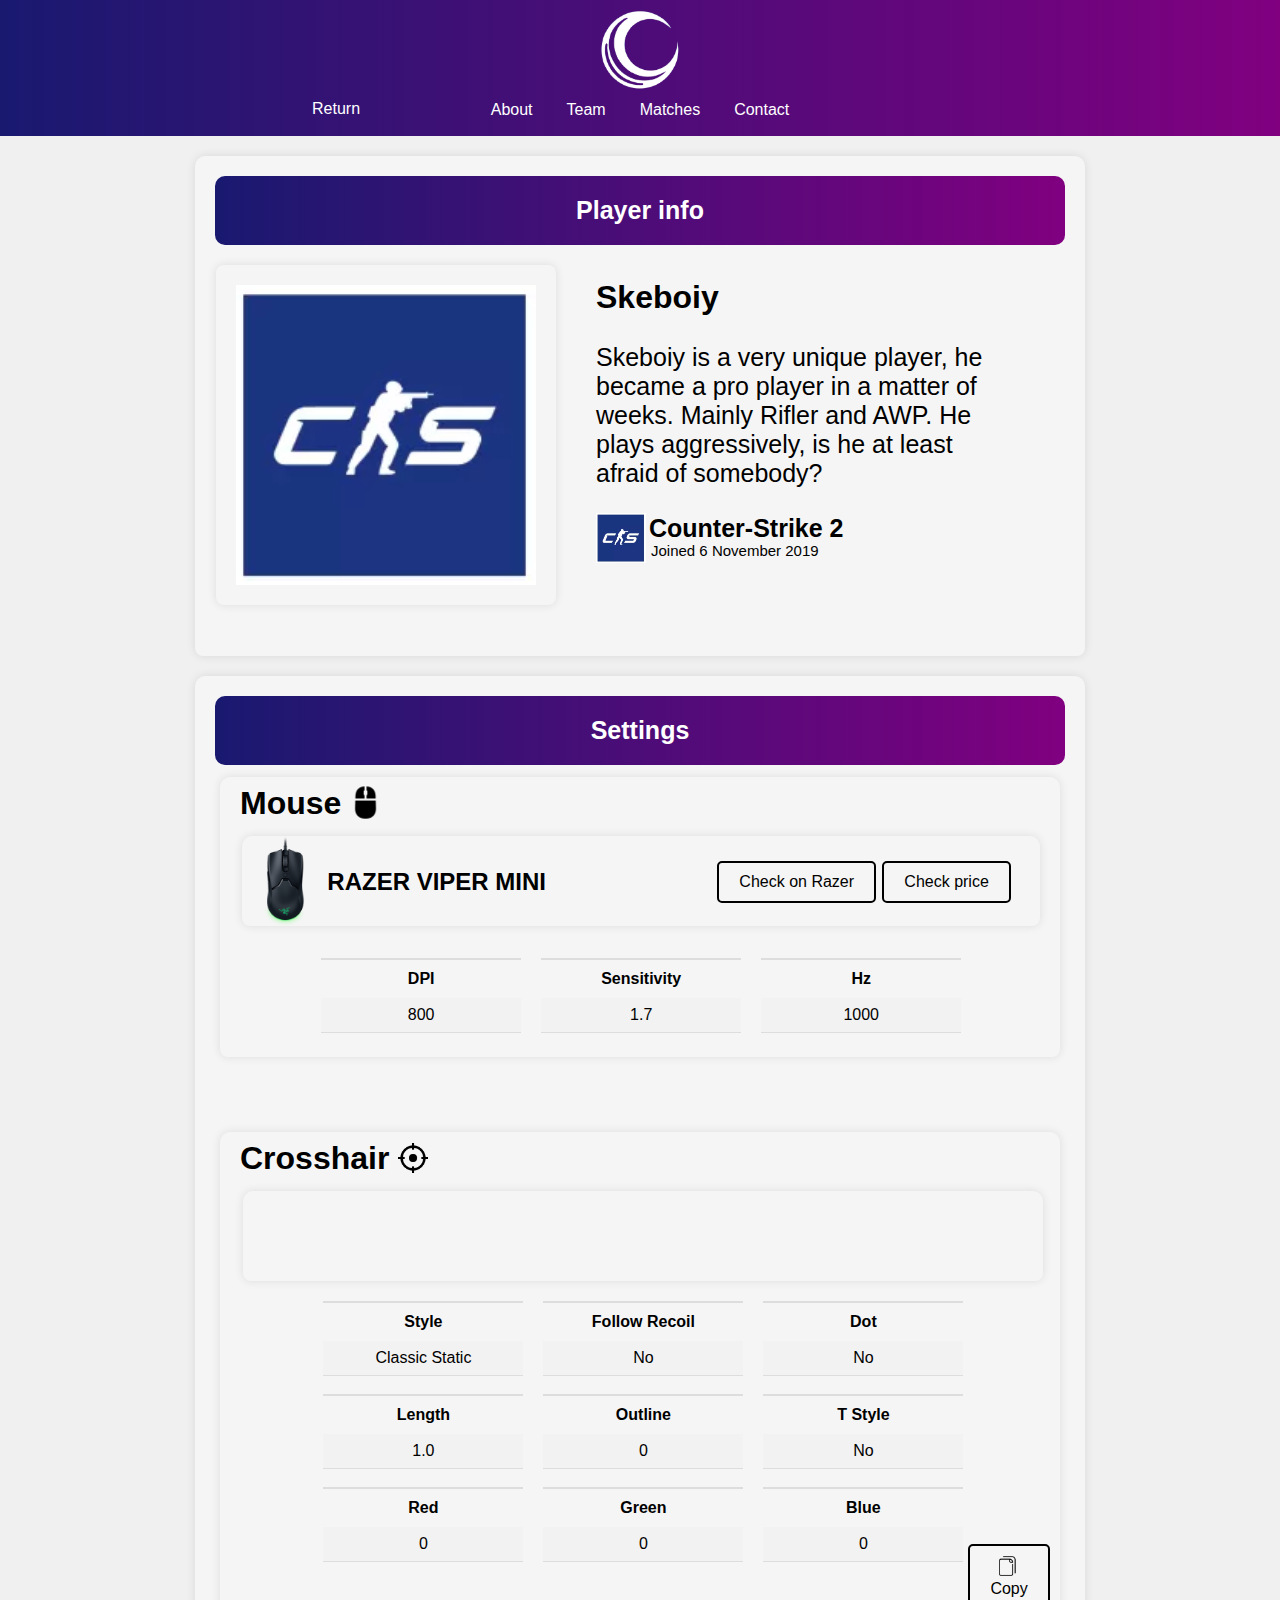
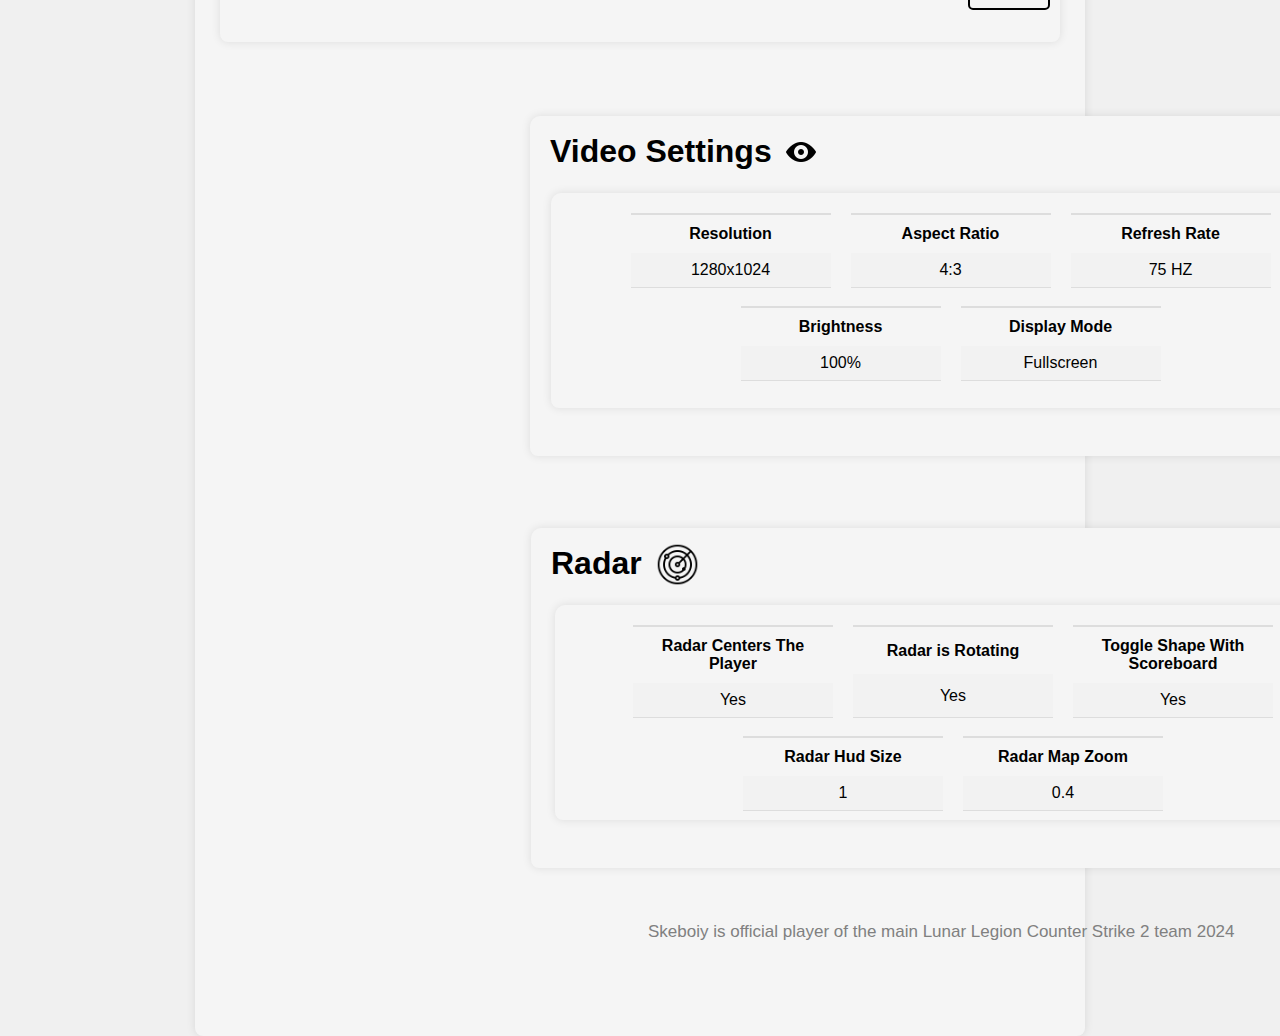
<file: skeb.html>
<!DOCTYPE html>
<html lang="en">
<head>
    <meta charset="UTF-8">
    <link rel="stylesheet" href="styles.css">
    <script src="script.js"></script>
    <meta name="viewport" content="width=device-width, initial-scale=1.0">
    <title>Lunar Legion</title>
    <style>
        body {
            margin: 0;
            padding: 0;
            font-family: Arial, sans-serif;
        }

        .header {
            background: linear-gradient(to right, #191970, #800080); /* Градиент от темно-синего к темно-фиолетовому */
            color: #fff; /* Цвет текста */
            padding: 10px; /* Уменьшаем внутренний отступ */
            text-align: center; /* Выравнивание по центру */
        }

        .logo img {
            width: 100px; /* Уменьшаем размер логотипа */
            height: auto; /* Автоматическое определение высоты */
        }

        .nav {
            display: flex;
            justify-content: center;
        }

        .nav a {
            color: #fff; /* Цвет текста */
            text-decoration: none; /* Убираем подчеркивание */
            margin: 0 5px; /* Уменьшаем внешний отступ между кнопками */
            padding: 5px 10px; /* Уменьшаем внутренние отступы кнопок */
            border: 2px solid transparent; /* Прозрачная граница */
            border-radius: 5px; /* Закругленные углы */
            transition: all 0.3s ease; /* Плавное изменение при наведении */
        }

        .nav a.active,
        .nav a:hover {
            background-color: rgba(255, 255, 255, 0.2); /* Немного прозрачного белого цвета при наведении */
            border-color: #fff; /* Изменение цвета границы при наведении */
        }
    </style>
</head>
<body>

<div class="header">
    <div class="logo">
        <img src="photo/log.png" alt="Logo" style="width: 80px; height: auto;">




    </div>
    <div class="nav">
    <a href="index.html">About</a>
    <a href="team.html">Team</a>
    <a href="match.html">Matches</a>
    <a href="cont.html">Contact</a>
</div>

<!-- Ваш CSS код -->

<style>
    .nav a.active,
    .nav a:hover {
        background-color: rgba(255, 255, 255, 0.2);
        border-color: #fff;
    }
</style>

<!-- JavaScript код -->

<script>
    document.addEventListener('DOMContentLoaded', function() {
        // Получаем текущий URL страницы
        var currentPage = window.location.href;

        // Получаем все ссылки в навигации
        var navLinks = document.querySelectorAll('.nav a');

        // Проходимся по каждой ссылке
        navLinks.forEach(function(link) {
            // Если текущий URL страницы содержит атрибут href ссылки, то добавляем ей класс active
            if (currentPage.includes(link.getAttribute('href'))) {
                link.classList.add('active');
            }
        });
    });
</script>








<style>
       /* Стили для кнопки */
       .my-button {
           position: absolute;
           top: 90px;
           left: 160px; /* Изменено на 29px (15px + 14px) */
           background-color: #6a5acd; /* Сине-фиолетовый цвет */
           color: white;
           padding: 10px 20px;
           font-size: 16px;
           border: none;
           border-radius: 5px;
           cursor: pointer;
           transition: background-color 0.3s;
       }


   </style>
</head>
<body>

<!-- HTML код кнопки -->







<button class="styled-button" onclick="window.location.href='team.html'" style="margin-top: 8px; margin-left: -350px;">Return</button>




</div>












<div class="containerz" style="width: 850px; height: 460px;">
    <div class="header2">
        <b>Player info</b>
    </div>

    <div class="containerf" style="width: 300px; height: 300px">
      <img src="photo/cs2.png" style="width: 100%; height: 100%; object-fit: cover;" alt="Описание картинки">










      <div style="flex: 1; padding-left: 10px; margin-top: -310px; margin-left: 350px;">
              <h2 style="font-size: 32px;">Skeboiy</h2>
              <p style="word-wrap: break-word; width: 400px;">Skeboiy is a very unique player, he became a pro player in a matter of weeks. Mainly Rifler and AWP. He plays aggressively, is he at least afraid of somebody?</p>


      </div>

      <div style="display: flex; align-items: center; margin-left: 360px; width: 300px;">
        <img src="photo/cs2.png" style="width: 50px; height: 50px; object-fit: cover; margin-right: 3px; margin-bottom: 12px;" alt="Описание картинки">

        <div>
            <b>Counter-Strike 2</b>
            <p style="word-wrap: break-word; font-size: 15px; margin-top: -1px; margin-left: 2px;">Joined 6 November 2019</p>



        </div>
    </div>

</div>

    </div>






      </div>



      <div class="containerz" style="width: 850px; height: 1920px;">
          <div class="header2">
              <b>Settings</b>
          </div>


            <div class="containerz" style="width: 800px; height: 240px; margin-top: 12px; margin-left: 5px;">
              <div style="display: flex; align-items: center;">
    <h1 style="margin-top: -115px; margin-right: 10px;">Mouse</h1>
<img src="photo/mouse.png" alt="Description of your image" style="width: 43px; height: 43px; object-fit: cover; margin-top: -138px; margin-left: -7px;">


<div class="containerz" style="width: 3300px; height: 50px; margin-top: 39px; margin-left: -145px;">

  <img src="photo/viper.png" alt="Description of your image" style="width: 95px; height: 95px; object-fit: cover; margin-top: -19px; margin-left: -24px;">
  <p style="margin-top: -68px; margin-left: 65px; font-size: 24px; font-weight: bold;">RAZER VIPER MINI</p>



  <a href="https://www.razer.com/gaming-mice/razer-viper-mini" class="modern-button" style="margin-left: 455px; position: relative; top: -59px;" target="_blank">Check on Razer</a>
<a href="https://www.amazon.co.uk/s?k=Razer+biper+mini&crid=20XPHM308JD0S&sprefix=razer+biper+mini%2Caps%2C101&ref=nb_sb_noss_2" class="modern-button" style="margin-left: 620px; position: relative; top: -101px;" target="_blank">Check price</a>





  <div style="display: flex; justify-content: center; margin-top: -44px;">
      <table class="dpi-table">
          <tr>
              <th>DPI</th>
          </tr>
          <tr>
              <td>800</td>
          </tr>
      </table>
      <table class="dpi-table" style="margin-left: 20px;">
          <tr>
              <th>Sensitivity</th>
          </tr>
          <tr>
              <td>1.7</td>
          </tr>
      </table>
      <table class="dpi-table" style="margin-left: 20px;">
          <tr>
              <th>Hz</th>
          </tr>
          <tr>
              <td>1000</td>
          </tr>
      </table>
  </div>

<!-- HTML код кнопки --><!-- HTML код кнопки --><!-- HTML код кнопки -->


</div>
</div>
</div>
<div class="containerz" style="width: 800px; height: 470px; margin-top: 75px; margin-left: 5px;">
  <div style="display: flex; align-items: center;">
<h1 style="margin-top: -115px; margin-right: 10px;">Сrosshair</h1>
<img src="photo/cros.png" alt="Description of your image" style="width: 30px; height: 30px; object-fit: cover; margin-top: -138px; margin-left: -1px;">


<div class="containerz" style="width: 760px; height: 50px; margin-top: 39px; margin-left: -185px;">





































<div style="display: flex; justify-content: center; margin-top: 92px;">
    <table class="dpi-table">
        <tr>
            <th>Style</th>
        </tr>
        <tr>
            <td>Classic Static</td>
        </tr>
    </table>
    <table class="dpi-table" style="margin-left: 20px;">
        <tr>
            <th>Follow Recoil</th>
        </tr>
        <tr>
            <td>No</td>
        </tr>
    </table>
    <table class="dpi-table" style="margin-left: 20px;">
        <tr>
            <th>Dot</th>
        </tr>
        <tr>
            <td>No</td>
        </tr>
    </table>
</div>

<div style="display: flex; justify-content: center; margin-top: 20px;">
    <table class="dpi-table">
        <tr>
            <th>Length</th>
        </tr>
        <tr>
            <td>1.0</td>
        </tr>
    </table>
    <table class="dpi-table" style="margin-left: 20px;">
        <tr>
            <th>Outline</th>
        </tr>
        <tr>
            <td>0</td>
        </tr>
    </table>
    <table class="dpi-table" style="margin-left: 20px;">
        <tr>
            <th>T Style</th>
        </tr>
        <tr>
            <td>No</td>
        </tr>
    </table>
</div>

<div style="display: flex; justify-content: center; margin-top: 20px;">
    <table class="dpi-table">
        <tr>
            <th>Red</th>
        </tr>
        <tr>
            <td>0</td>
        </tr>
    </table>
    <table class="dpi-table" style="margin-left: 20px;">
        <tr>
            <th>Green</th>
        </tr>
        <tr>
            <td>0</td>
        </tr>
    </table>
    <table class="dpi-table" style="margin-left: 20px;">
        <tr>
            <th>Blue</th>
        </tr>
        <tr>
            <td>0</td>
        </tr>
    </table>
</div>

<button onclick="copyText()" class="modern-button" style="margin-left: 705px; margin-top: -18px;">
    <img src="photo/copy.png" alt="Copy Icon" style="width: 20px; height: 20px; margin-right: 5px;">
    Copy
</button>











  <script>
    function copyText() {
      const textToCopy = "CSGO-yyMho-wh7rO-wHLh5-SZuFp-7cG4C"; // Текст для копирования
      // Создаем временный элемент textarea для копирования текста
      const textarea = document.createElement('textarea');
      textarea.value = textToCopy;
      // Добавляем textarea на страницу
      document.body.appendChild(textarea);
      // Выделяем текст в textarea
      textarea.select();
      textarea.setSelectionRange(0, 99999); // Для поддержки мобильных устройств
      // Копируем выделенный текст в буфер обмена
      document.execCommand('copy');
      // Удаляем временный элемент textarea
      document.body.removeChild(textarea);
      // Оповещение пользователя о копировании
      alert('Copied: ' + textToCopy);
    }
  </script>




</div>
</div>
</div>
</div>








<div class="containerz" style="width: 800px; height: 300px; margin-top: -940px; margin-left: 530px;">
  <div style="display: flex; align-items: center;">
    <h1 style="margin-top: -240px; margin-right: 10px;">Video<span style="font-size: inherit;">&nbsp;</span>Settings</h1>>
<img src="photo/eye.png" alt="Description of your image" style="width: 30px; height: 30px; object-fit: cover; margin-top: -260px; margin-left: -5px;">


<div class="containerz" style="width: 950px; height: 175px; margin-top: 57px; margin-left: -265px;">




  <div style="display: flex; justify-content: center; margin-top: 2px;">
      <table class="dpi-table">
          <tr>
              <th>Resolution</th>
          </tr>
          <tr>
              <td>1280x1024</td>
          </tr>
      </table>
      <table class="dpi-table" style="margin-left: 20px;">
          <tr>
              <th>Aspect Ratio</th>
          </tr>
          <tr>
              <td>4:3</td>
          </tr>
      </table>
      <table class="dpi-table" style="margin-left: 20px;">
          <tr>
              <th>Refresh Rate</th>
          </tr>
          <tr>
              <td>75 HZ</td>
          </tr>
      </table>
  </div>

  <div style="display: flex; justify-content: center; margin-top: 20px;">
      <table class="dpi-table">
          <tr>
              <th>Brightness</th>
          </tr>
          <tr>
              <td>100%</td>
          </tr>
      </table>
      <table class="dpi-table" style="margin-left: 20px;">
          <tr>
              <th>Display Mode</th>
          </tr>
          <tr>
              <td>Fullscreen</td>
          </tr>
      </table>

  </div>






</div>


</div>













<div class="containerz" style="width: 800px; height: 300px; margin-top: 100px; margin-left: -19px;">
  <div style="display: flex; align-items: center;">
    <h1 style="margin-top: -240px; margin-right: 10px;">Radar<span style="font-size: inherit;">&nbsp;</span></h1>>
<img src="photo/radar.png" alt="Description of your image" style="width: 45px; height: 45px; object-fit: cover; margin-top: -260px; margin-left: -15px;">


<div class="containerz" style="width: 950px; height: 175px; margin-top: 57px; margin-left: -145px;">



  <div style="display: flex; justify-content: center; margin-top: 2px;">
      <table class="dpi-table">
          <tr>
              <th>Radar Centers The Player</th>
          </tr>
          <tr>
              <td>Yes</td>
          </tr>
      </table>
      <table class="dpi-table" style="margin-left: 20px;">
          <tr>
              <th>Radar is Rotating</th>
          </tr>
          <tr>
              <td>Yes</td>
          </tr>
      </table>
      <table class="dpi-table" style="margin-left: 20px;">
          <tr>
              <th>Toggle Shape With Scoreboard</th>
          </tr>
          <tr>
              <td>Yes</td>
          </tr>
      </table>
  </div>

  <div style="display: flex; justify-content: center; margin-top: 20px;">
      <table class="dpi-table">
          <tr>
              <th>Radar Hud Size</th>
          </tr>
          <tr>
              <td>1</td>
          </tr>
      </table>
      <table class="dpi-table" style="margin-left: 20px;">
          <tr>
              <th>Radar Map Zoom</th>
          </tr>
          <tr>
              <td>0.4</td>
          </tr>
      </table>

  </div>
</div>
</div>
</div>

<p style="font-size: 17px; color: gray; margin-left: 98px; margin-top: 54px;">Skeboiy is official player of the main Lunar Legion Counter Strike 2 team 2024</p>


</div>

















































      <div class="flex-container" style="justify-content: center;">
</file>
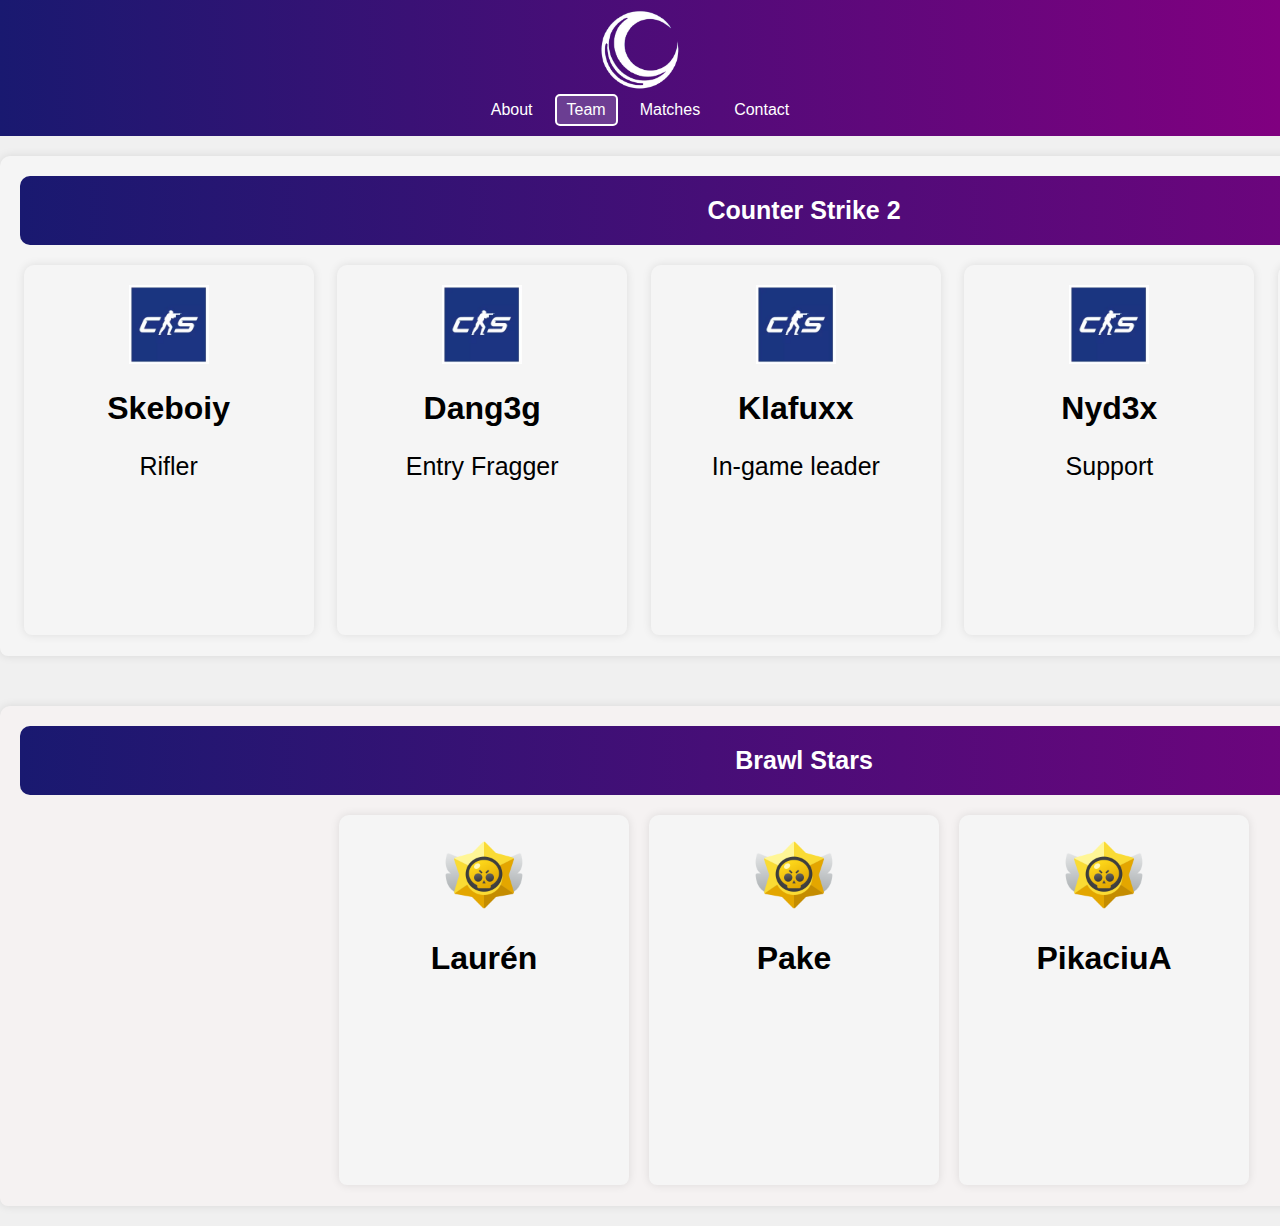
<file: team.html>
<!DOCTYPE html>
<html lang="en">
<head>
    <meta charset="UTF-8">
    <link rel="stylesheet" href="styles.css">
    <script src="script.js"></script>
    <meta name="viewport" content="width=device-width, initial-scale=1.0">
    <title>Lunar Legion</title>
    <style>
        body {
            margin: 0;
            padding: 0;
            font-family: Arial, sans-serif;
        }

        .header {
            background: linear-gradient(to right, #191970, #800080); /* Градиент от темно-синего к темно-фиолетовому */
            color: #fff; /* Цвет текста */
            padding: 10px; /* Уменьшаем внутренний отступ */
            text-align: center; /* Выравнивание по центру */
        }

        .logo img {
            width: 100px; /* Уменьшаем размер логотипа */
            height: auto; /* Автоматическое определение высоты */
        }

        .nav {
            display: flex;
            justify-content: center;
        }

        .nav a {
            color: #fff; /* Цвет текста */
            text-decoration: none; /* Убираем подчеркивание */
            margin: 0 5px; /* Уменьшаем внешний отступ между кнопками */
            padding: 5px 10px; /* Уменьшаем внутренние отступы кнопок */
            border: 2px solid transparent; /* Прозрачная граница */
            border-radius: 5px; /* Закругленные углы */
            transition: all 0.3s ease; /* Плавное изменение при наведении */
        }

        .nav a.active,
        .nav a:hover {
            background-color: rgba(255, 255, 255, 0.2); /* Немного прозрачного белого цвета при наведении */
            border-color: #fff; /* Изменение цвета границы при наведении */
        }
    </style>
</head>
<body>

<div class="header">
    <div class="logo">
        <img src="photo/log.png" alt="Logo" style="width: 80px; height: auto;">
    </div>




    <div class="nav">
    <a href="index.html">About</a>
    <a href="team.html">Team</a>
    <a href="match.html">Matches</a>
    <a href="cont.html">Contact</a>
</div>

<!-- Ваш CSS код -->

<style>
    .nav a.active,
    .nav a:hover {
        background-color: rgba(255, 255, 255, 0.2);
        border-color: #fff;
    }
</style>

<!-- JavaScript код -->

<script>
    document.addEventListener('DOMContentLoaded', function() {
        // Получаем текущий URL страницы
        var currentPage = window.location.href;

        // Получаем все ссылки в навигации
        var navLinks = document.querySelectorAll('.nav a');

        // Проходимся по каждой ссылке
        navLinks.forEach(function(link) {
            // Если текущий URL страницы содержит атрибут href ссылки, то добавляем ей класс active
            if (currentPage.includes(link.getAttribute('href'))) {
                link.classList.add('active');
            }
        });
    });
</script>


</div>

<div class="containerz" style="width: 1568px; height: 460px;">
    <div class="header2">
        <b>Counter Strike 2</b>
    </div>
     <!-- Добавлен атрибут align -->
      <div class="flex-container" style="justify-content: center;">



        <div class="containerz adjustable" style="width: 250px; height: 330px; text-align: center; position: relative;" onclick="openSkeb()">
    <img src="photo/cs2.png" alt="Logo" style="width: 80px; height: auto;">
    <h1>Skeboiy</h1>
    <p>Rifler</p>
    <div class="half-background"></div> <!-- Добавляем дополнительный блок для создания половинного фона -->
</div>

<script>
    function openSkeb() {
        window.location.href = 'skeb.html'; // Открывает skeb.html при клике на окошко
    }
</script>

<style>
    .half-background {
        position: absolute;
        bottom: 0;
        left: 0;
        width: 100%;
        height: 50%;
        background-color: linear-gradient(to top, rgba(0, 0, 0, 0.5), rgba(0, 0, 0, 0)); /* Градиентный фон */
        z-index: -1; /* Помещаем фон под контент */
    }
</style>

<div class="containerz adjustable" style="width: 250px; height: 330px; text-align: center; position: relative;" onclick="openDang()">
    <img src="photo/cs2.png" alt="Logo" style="width: 80px; height: auto;">
    <h1>Dang3g</h1>
    <p>Entry Fragger</p>
    <div class="half-background"></div> <!-- Добавляем дополнительный блок для создания половинного фона -->
</div>

<script>
    function openDang() {
        window.location.href = 'dang.html'; // Открывает dang.html при клике на окошко
    }
</script>

<style>
    .half-background {
        position: absolute;
        bottom: 0;
        left: 0;
        width: 100%;
        height: 50%;
        background-color: linear-gradient(to top, rgba(0, 0, 0, 0.5), rgba(0, 0, 0, 0)); /* Градиентный фон */
        z-index: -1; /* Помещаем фон под контент */
    }
</style>













<div class="containerz adjustable" style="width: 250px; height: 330px; text-align: center; position: relative;" onclick="openKlaf()">
<img src="photo/cs2.png" alt="Logo" style="width: 80px; height: auto;">
<h1>Klafuxx</h1>
<p>In-game leader</p>
<div class="half-background"></div> <!-- Добавляем дополнительный блок для создания половинного фона -->
</div>

<script>
function openKlaf() {
window.location.href = 'klaf.html'; // Открывает skeb.html при клике на окошко
}
</script>

<style>
.half-background {
position: absolute;
bottom: 0;
left: 0;
width: 100%;
height: 50%;
background-color: linear-gradient(to top, rgba(0, 0, 0, 0.5), rgba(0, 0, 0, 0)); /* Градиентный фон */
z-index: -1; /* Помещаем фон под контент */
}
</style>


<div class="containerz adjustable" style="width: 250px; height: 330px; text-align: center; position: relative;" onclick="openNyd()">
<img src="photo/cs2.png" alt="Logo" style="width: 80px; height: auto;">
<h1>Nyd3x</h1>
<p>Support</p>
<div class="half-background"></div> <!-- Добавляем дополнительный блок для создания половинного фона -->
</div>

<script>
function openNyd() {
window.location.href = 'nyd.html'; // Открывает skeb.html при клике на окошко
}
</script>

<style>
.half-background {
position: absolute;
bottom: 0;
left: 0;
width: 100%;
height: 50%;
background-color: linear-gradient(to top, rgba(0, 0, 0, 0.5), rgba(0, 0, 0, 0)); /* Градиентный фон */
z-index: -1; /* Помещаем фон под контент */
}
</style>

<style>
  .half-background {
      position: absolute;
      bottom: 0;
      left: 0;
      width: 100%;
      height: 50%;
      background-color: linear-gradient(to top, rgba(0, 0, 0, 0.5), rgba(0, 0, 0, 0)); /* Градиентный фон */
      z-index: -1; /* Помещаем фон под контент */
  }
</style>



<div class="containerz adjustable" style="width: 250px; height: 330px; text-align: center; position: relative;" onclick="openKlafuxx()">
    <img src="photo/cs2.png" alt="Logo" style="width: 80px; height: auto;">
    <h1>Uhirov</h1>
    <p>AWPer</p>
    <div class="half-background"></div>
</div>

<script>
    function openKlafuxx() {
        window.location.href = 'bang.html';
    }
</script>

<style>
    .half-background {
        position: absolute;
        bottom: 0;
        left: 0;
        width: 100%;
        height: 50%;
        background-color: linear-gradient(to top, rgba(0, 0, 0, 0.5), rgba(0, 0, 0, 0)); /* Градиентный фон */
        z-index: -1; /* Помещаем фон под контент */
    }
</style>


</div>










































        </div>













    <div class="containerz" style="width: 1568px; height: 460px; margin-top: 50px; background-color: #f5f2f2;">
            <div class="header2">
                <b>Brawl Stars</b>
            </div>
             <!-- Добавлен атрибут align -->
              <div class="flex-container" style="justify-content: center;">
                <div class="flex-container" style="display: flex; justify-content: center;">


                  <div class="containerz adjustable" style="width: 250px; height: 330px; text-align: center; position: relative;" onclick="openLaur()">
                  <img src="photo/bs.png" alt="Logo" style="width: 80px; height: auto;">
                  <h1>Laurén</h1>
                  <p></p>
                  <div class="half-background"></div> <!-- Добавляем дополнительный блок для создания половинного фона -->
                  </div>

                  <script>
                  function openLaur() {
                  window.location.href = 'laur.html'; // Открывает skeb.html при клике на окошко
                  }
                  </script>

                  <style>
                  .half-background {
                  position: absolute;
                  bottom: 0;
                  left: 0;
                  width: 100%;
                  height: 50%;
                  background-color: linear-gradient(to top, rgba(0, 0, 0, 0.5), rgba(0, 0, 0, 0)); /* Градиентный фон */
                  z-index: -1; /* Помещаем фон под контент */
                  }
                  </style>



                  <div class="flex-container" style="justify-content: center;">
                    <div class="flex-container" style="display: flex; justify-content: center;">


                      <div class="containerz adjustable" style="width: 250px; height: 330px; text-align: center; position: relative;" onclick="openPake()">
                          <img src="photo/bs.png" alt="Logo" style="width: 80px; height: auto;">
                          <h1>Pake</h1>
                          <p></p>
                          <div class="half-background"></div> <!-- Добавляем дополнительный блок для создания половинного фона -->
                      </div>

                      <script>
                          function openPake() {
                              window.location.href = 'pake.html'; // Открывает dang.html при клике на окошко
                          }
                      </script>

                      <style>
                          .half-background {
                              position: absolute;
                              bottom: 0;
                              left: 0;
                              width: 100%;
                              height: 50%;
                              background-color: linear-gradient(to top, rgba(0, 0, 0, 0.5), rgba(0, 0, 0, 0)); /* Градиентный фон */
                              z-index: -1; /* Помещаем фон под контент */
                          }
                      </style>

                      <div class="flex-container" style="justify-content: center;">
                        <div class="flex-container" style="display: flex; justify-content: center;">


                          <div class="containerz adjustable" style="width: 250px; height: 330px; text-align: center; position: relative;" onclick="openUhirov()">
                              <img src="photo/bs.png" alt="Logo" style="width: 80px; height: auto;">
                              <h1>PikaciuA</h1>
                              <p></p>
                              <div class="half-background"></div> <!-- Добавляем дополнительный блок для создания половинного фона -->
                          </div>

                          <script>
                              function openUhirov() {
                                  window.location.href = 'uhir.html'; // Открывает dang.html при клике на окошко
                              }
                          </script>

                          <style>
                              .half-background {
                                  position: absolute;
                                  bottom: 0;
                                  left: 0;
                                  width: 100%;
                                  height: 50%;
                                  background-color: linear-gradient(to top, rgba(0, 0, 0, 0.5), rgba(0, 0, 0, 0)); /* Градиентный фон */
                                  z-index: -1; /* Помещаем фон под контент */
                              }
                          </style>


















</div>





<!-- d -->


























    </div>
</div>

</body>
</html>
</file>
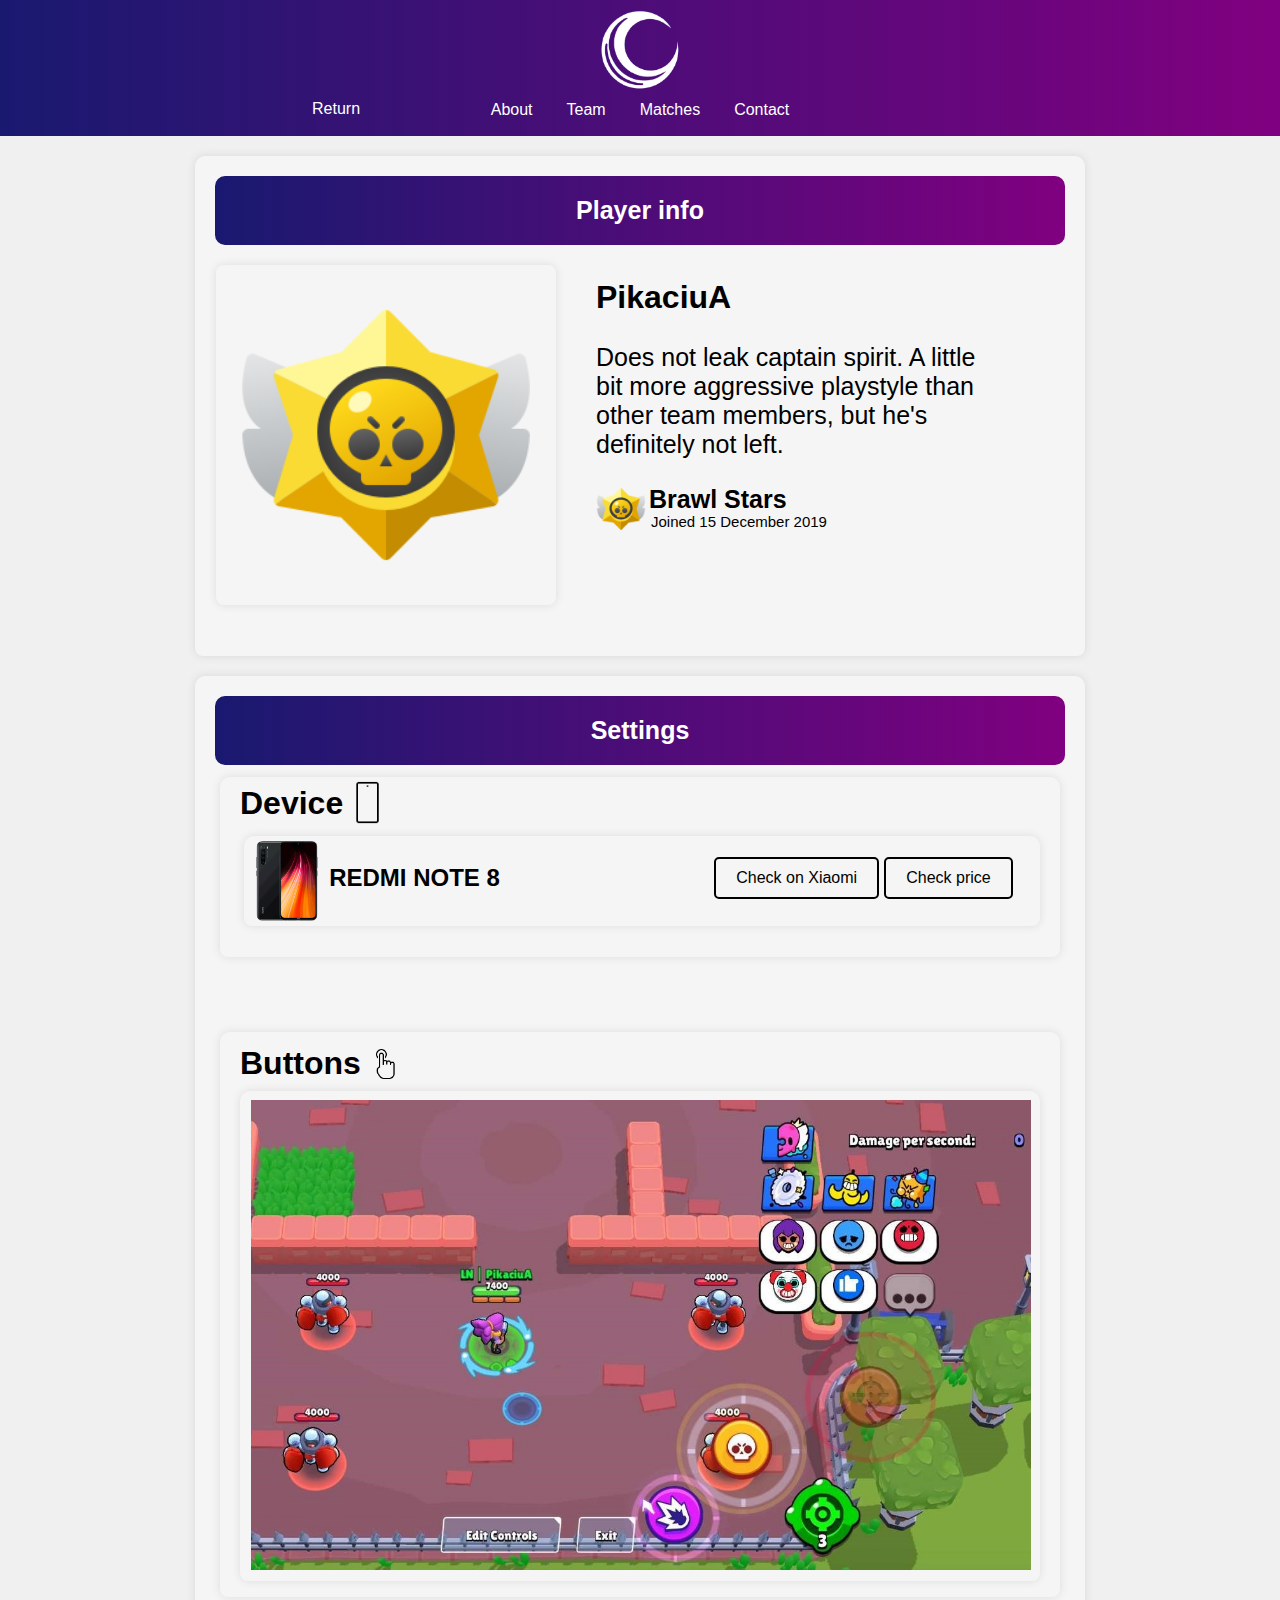
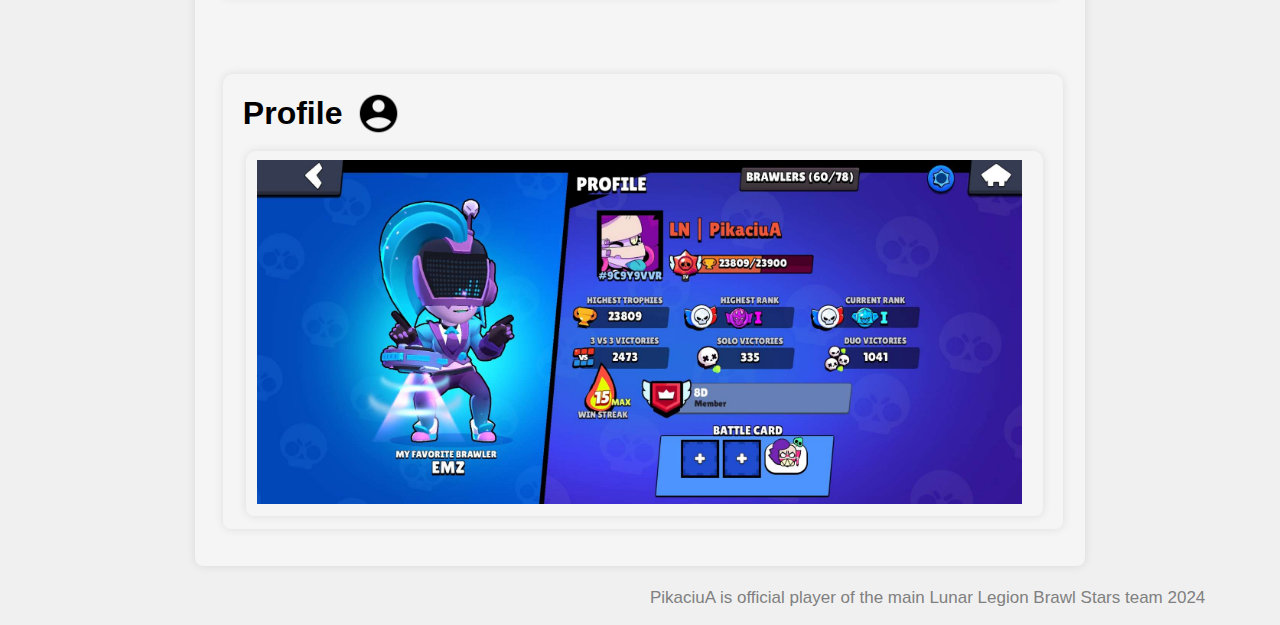
<file: uhir.html>
<!DOCTYPE html>
<html lang="en">
<head>
    <meta charset="UTF-8">
    <link rel="stylesheet" href="styles.css">
    <script src="script.js"></script>
    <meta name="viewport" content="width=device-width, initial-scale=1.0">
    <title>Lunar Legion</title>
    <style>
        body {
            margin: 0;
            padding: 0;
            font-family: Arial, sans-serif;
        }

        .header {
            background: linear-gradient(to right, #191970, #800080); /* Градиент от темно-синего к темно-фиолетовому */
            color: #fff; /* Цвет текста */
            padding: 10px; /* Уменьшаем внутренний отступ */
            text-align: center; /* Выравнивание по центру */
        }

        .logo img {
            width: 100px; /* Уменьшаем размер логотипа */
            height: auto; /* Автоматическое определение высоты */
        }

        .nav {
            display: flex;
            justify-content: center;
        }

        .nav a {
            color: #fff; /* Цвет текста */
            text-decoration: none; /* Убираем подчеркивание */
            margin: 0 5px; /* Уменьшаем внешний отступ между кнопками */
            padding: 5px 10px; /* Уменьшаем внутренние отступы кнопок */
            border: 2px solid transparent; /* Прозрачная граница */
            border-radius: 5px; /* Закругленные углы */
            transition: all 0.3s ease; /* Плавное изменение при наведении */
        }

        .nav a.active,
        .nav a:hover {
            background-color: rgba(255, 255, 255, 0.2); /* Немного прозрачного белого цвета при наведении */
            border-color: #fff; /* Изменение цвета границы при наведении */
        }
    </style>
</head>
<body>

<div class="header">
    <div class="logo">
        <img src="photo/log.png" alt="Logo" style="width: 80px; height: auto;">




    </div>
    <div class="nav">
    <a href="index.html">About</a>
    <a href="team.html">Team</a>
    <a href="match.html">Matches</a>
    <a href="cont.html">Contact</a>
</div>

<!-- Ваш CSS код -->

<style>
    .nav a.active,
    .nav a:hover {
        background-color: rgba(255, 255, 255, 0.2);
        border-color: #fff;
    }
</style>

<!-- JavaScript код -->

<script>
    document.addEventListener('DOMContentLoaded', function() {
        // Получаем текущий URL страницы
        var currentPage = window.location.href;

        // Получаем все ссылки в навигации
        var navLinks = document.querySelectorAll('.nav a');

        // Проходимся по каждой ссылке
        navLinks.forEach(function(link) {
            // Если текущий URL страницы содержит атрибут href ссылки, то добавляем ей класс active
            if (currentPage.includes(link.getAttribute('href'))) {
                link.classList.add('active');
            }
        });
    });
</script>








<style>
       /* Стили для кнопки */
       .my-button {
           position: absolute;
           top: 90px;
           left: 160px; /* Изменено на 29px (15px + 14px) */
           background-color: #6a5acd; /* Сине-фиолетовый цвет */
           color: white;
           padding: 10px 20px;
           font-size: 16px;
           border: none;
           border-radius: 5px;
           cursor: pointer;
           transition: background-color 0.3s;
       }


   </style>
</head>
<body>

<!-- HTML код кнопки -->







<button class="styled-button" onclick="window.location.href='team.html'" style="margin-top: 8px; margin-left: -350px;">Return</button>




</div>












<div class="containerz" style="width: 850px; height: 460px;">
    <div class="header2">
        <b>Player info</b>
    </div>

    <div class="containerf" style="width: 300px; height: 300px">
      <img src="photo/bs.png" style="width: 100%; height: 100%; object-fit: cover;" alt="Описание картинки">










      <div style="flex: 1; padding-left: 10px; margin-top: -310px; margin-left: 350px;">
              <h2 style="font-size: 32px;">PikaciuA</h2>
              <p style="word-wrap: break-word; width: 400px;">Does not leak captain spirit. A little bit more aggressive playstyle than other team members, but he's definitely not left.</p>


      </div>

      <div style="display: flex; align-items: center; margin-left: 360px; width: 300px;">
        <img src="photo/bs.png" style="width: 50px; height: 50px; object-fit: cover; margin-right: 3px; margin-bottom: 12px;" alt="Описание картинки">

        <div>
            <b>Brawl Stars</b>
            <p style="word-wrap: break-word; font-size: 15px; margin-top: -1px; margin-left: 2px;">Joined 15 December 2019</p>



        </div>
    </div>

</div>

    </div>






      </div>



      <div class="containerz" style="width: 850px; height: 1450px;">
          <div class="header2">
              <b>Settings</b>
          </div>


            <div class="containerz" style="width: 800px; height: 140px; margin-top: 12px; margin-left: 5px;">
              <div style="display: flex; align-items: center;">
    <h1 style="margin-top: -115px; margin-right: 10px;">Device</h1>
<img src="photo/phn.png" alt="Description of your image" style="width: 43px; height: 43px; object-fit: cover; margin-top: -138px; margin-left: -7px;">


<div class="containerz" style="width: 3300px; height: 50px; margin-top: 39px; margin-left: -145px;">

  <img src="photo/phn2.png" alt="Description of your image" style="width: 95px; height: 95px; object-fit: cover; margin-top: -23px; margin-left: -24px;">
  <p style="margin-top: -68px; margin-left: 65px; font-size: 24px; font-weight: bold;">REDMI NOTE 8</p>



  <a href="https://www.mi.com/global/product/redmi-note-8-2021/" class="modern-button" style="margin-left: 450px; position: relative; top: -59px;" target="_blank">Check on Xiaomi</a>
<a href="https://www.amazon.com/xiaomi-redmi-note-8/s?k=xiaomi+redmi+note+8" class="modern-button" style="margin-left: 620px; position: relative; top: -101px;" target="_blank">Check price</a>







<!-- HTML код кнопки --><!-- HTML код кнопки --><!-- HTML код кнопки -->


</div>
</div>
</div>
<div class="containerz" style="width: 800px; height: 525px; margin-top: 75px; margin-left: 5px;">
  <div style="display: flex; align-items: center;">
<h1 style="margin-top: -505px; margin-right: 10px;">Buttons</h1>
<img src="photo/butt.png" alt="Description of your image" style="width: 30px; height: 30px; object-fit: cover; margin-top: -525px; margin-left: -1px;">


<div class="containerz" style="width: 760px; height: 450px; margin-top: 39px; margin-left: -160px;">

<img src="photo/bss4.png" alt="Description of your image" style="width: 780px; height: px; object-fit: cover; margin-top: -11px; margin-left: -9px;">




<div class="containerz" style="width: 800px; height: 415px; margin-top: 100px; margin-left: -37px;">
  <div style="display: flex; align-items: center;">
    <h1 style="margin-top: -380px; margin-right: 10px;">Profile<span style="font-size: inherit;">&nbsp;</span></h1>>
<img src="photo/profile.png" alt="Description of your image" style="width: 45px; height: 45px; object-fit: cover; margin-top: -402px; margin-left: -15px;">


<div class="containerz" style="width: 940px; height: 325px; margin-top: 57px; margin-left: -155px;">






  <img src="photo/bss2.png" alt="Description of your image" style="width: 765px; height: px; object-fit: cover; margin-top: -11px; margin-left: -9px;">










</div>
</div>
</div>



</div>
</div>
</div>
</div>

















































      <div class="flex-container" style="justify-content: center;">

















































</div>












<p style="font-size: 17px; color: gray; margin-left: 650px; margin-top: 2px;">
PikaciuA is official player of the main Lunar Legion Brawl Stars team 2024</p>



















































      <div class="flex-container" style="justify-content: center;">
</file>
<file: styles.css>
/* Общие стили */
body {
    font-family: Arial, sans-serif;
    margin: 0;
    padding: 0;
    background-color: #f0f0f0;
}

.container {
    max-width: 800px;
    margin: 20px auto;
    padding: 20px;
    background-color: #fff;
    border-radius: 8px;
    box-shadow: 0 0 10px rgba(0, 0, 0, 0.1);
}

header {
    background-color: #333;
    color: #fff;
    padding: 20px;
    text-align: center;
}

nav {
    background-color: #444;
    padding: 10px;
    text-align: center;
}

nav a {
    color: #fff;
    text-decoration: none;
    margin: 0 10px;
}

nav a:hover {
    text-decoration: underline;
}

/* Стили для разделов */
section {
    margin-bottom: 30px;
}

h2 {
    margin-top: 0;
}

/* Стили для игроков */
.player {
    margin-bottom: 20px;
    border-bottom: 1px solid #ccc;
    padding-bottom: 20px;
}

.player:last-child {
    border-bottom: none;
}

.player h3 {
    margin-top: 0;
}

/* Стили для устройств */
.devices {
    margin-top: 10px;
}

.devices ul {
    list-style-type: none;
    padding: 0;
}

.devices ul li {
    margin-bottom: 5px;
}








.achievement-image {
    width: 50px; /* Задаем фиксированную ширину */
    height: auto; /* Позволяет сохранить соотношение сторон */
}

.achievement-image {
    vertical-align: middle;
    display: inline-block;
    margin-right: 10px; /* добавим небольшой отступ справа от текста */
}

.calendar-icon {
    vertical-align: middle;
    display: inline-block;
    margin-right: 10px; /* добавим небольшой отступ справа от текста */
}


/* styles.css */

/* Стили для контейнера окна */
.window-container {
    background-color: #f8f9fa; /* Цвет фона */
    border: 1px solid #ced4da; /* Граница */
    border-radius: 10px; /* Закругленные углы */
    box-shadow: 0 2px 4px rgba(0, 0, 0, 0.1); /* Тень */
    padding: 20px; /* Внутренний отступ */
    width: 300px; /* Ширина окна */
    margin: 50px auto; /* Центрирование по горизонтали */
    text-align: center; /* Выравнивание текста по центру */
}

/* Стили для текста внутри окна */
.window-text {
    color: #333; /* Цвет текста */
    font-size: 18px; /* Размер шрифта */
    line-height: 1.5; /* Межстрочное расстояние */
    margin-bottom: 20px; /* Нижний отступ */
}

/* Стили для ссылок */
.window-link {
    color: #007bff; /* Цвет ссылок */
    text-decoration: none; /* Убираем подчеркивание */
}

.window-link:hover {
    text-decoration: underline; /* Подчеркиваем ссылку при наведении */
}











/* styles.css */

/* Стили для шапки */
/* styles.css */

/* Стили для шапки */
.header2 {
    background: linear-gradient(to right, #191970, #800080); /* Переливание цветов */
    color: #fff;
    padding: 20px;
    border-radius: 10px; /* Закругление углов */
}










.nav a.active,
.nav a:focus {
    background-color: rgba(255, 255, 255, 0.2); /* Немного прозрачного белого цвета при нажатии */
    border-color: #fff; /* Изменение цвета границы при нажатии */
}





.header2 {
    text-align: center; /* Выравнивание текста по центру */
}

.centered-text {
    margin: 0; /* Убираем внешние отступы */
}




.container {
    width: 80%; /* Процент ширины основной секции */
    margin: 0.5 auto; /* Центрирование основной секции */
    border-top-left-radius: 10px; /* Закругление верхнего левого угла */
    border-top-right-radius: 10px; /* Закругление верхнего правого угла */
}


footer {
    background-color: #333;
    color: #fff;
    padding: 20px;
    text-align: center;
    border-top: 2px solid #ffcc00; /* акцентный цвет для верхней границы */
    box-shadow: 0 -5px 15px rgba(0, 0, 0, 0.2); /* тень для эффекта возвышения */
    position: fixed;
    bottom: 0;
    width: 100%;
}

footer p {
    margin: 0;
}




/* Style inputs with type="text", select elements and textareas */
input[type=text], select, textarea {
  width: 100%; /* Full width */
  padding: 12px; /* Some padding */
  border: 1px solid #ccc; /* Gray border */
  border-radius: 4px; /* Rounded borders */
  box-sizing: border-box; /* Make sure that padding and width stays in place */
  margin-top: 6px; /* Add a top margin */
  margin-bottom: 16px; /* Bottom margin */
  resize: vertical /* Allow the user to vertically resize the textarea (not horizontally) */
}

/* Style the submit button with a specific background color etc */
input[type=submit] {
  background-color: #04AA6D;
  color: white;
  padding: 12px 20px;
  border: none;
  border-radius: 4px;
  cursor: pointer;
}

/* When moving the mouse over the submit button, add a darker green color */
input[type=submit]:hover {
  background-color: #45a049;
}

/* Add a background color and some padding around the form */
.container {
  border-radius: 8px;
  background-color: #f2f2f2;
  padding: 20px;
}











.container {
    background-color: #F5F5F5; /* Замените #ffffff на желаемый цвет */
}

p {
    font-size: 25px; /* Замените 18px на желаемый размер шрифта */
}



b {
    font-size: 25px; /* Замените 18px на желаемый размер шрифта */
}




.img-move-right {
  margin-left: 130px; /* На сколько пикселей сдвинуть вправо */
}














.custom-container {
    width: 80%; /* Измените на нужную вам ширину */
    margin: 0 auto; /* Центрирование контейнера */
}

.custom-main-section {
    width: 50%; /* Измените на нужную вам ширину */
    height: 200px; /* Измените на нужную вам высоту */
    background-color: #f0f0f0; /* Цвет фона */
    border: 1px solid #ccc; /* Граница (по желанию) */
}





.containernew {
    max-width: 400px; /* Максимальная ширина */
    width: 32%; /* Начальная ширина */
    height: 300px; /* Начальная высота */
    margin: 20px auto;
    padding: 20px;
    background-color: #F5F5F5; /* Цвет фона */
    border-radius: 8px;
    box-shadow: 0 0 10px rgba(0, 0, 0, 0.1);
    transition: transform 0.3s ease; /* Плавная анимация изменения размеров */
}

.containernew.adjustable:hover {
    transform: scale(1.1); /* Увеличение размера на 10% при наведении */
}










.flex-container {
    display: flex; /* Расположение дочерних элементов в одну линию */
    justify-content: space-between; /* Распределение пространства между дочерними элементами */
}









.containerz {
    max-width: 400px; /* Максимальная ширина */
    width: 100px; /* Новая ширина в пикселях */
    height: 350px; /* Начальная высота */
    margin: 20px auto;
    padding: 20px;
    background-color: #F5F5F5; /* Цвет фона */
    border-radius: 8px;
    box-shadow: 0 0 10px rgba(0, 0, 0, 0.1);
    transition: transform 0.3s ease; /* Плавная анимация изменения размеров */
}

.containerz.adjustable:hover {
    transform: scale(1.1); /* Увеличение размера на 10% при наведении */
}




.containerz {
    width: 65%; /* Процент ширины основной секции */
    margin: 0.5 auto; /* Центрирование основной секции */
    border-top-left-radius: 10px; /* Закругление верхнего левого угла */
    border-top-right-radius: 10px; /* Закругление верхнего правого угла */
}





.containerz.adjustable {
    width: 270px; /* Ширина контейнера */
    height: 340px; /* Высота контейнера */
    display: inline-block; /* Размещаем контейнеры в строку */
    margin-right: 20px; /* Отступ справа между контейнерами */
}



.containerz {
    max-width: none; /* Убираем максимальную ширину */
}




@keyframes fade-in {
    from { opacity: 0; transform: translateY(20px); }
    to { opacity: 1; transform: translateY(0); }
}

.fade-in {
    animation: fade-in 0.5s ease-out;
}





/*ddddddddddddddddddddddddddddddddddddddddddddddddddddddddddddddddddddddddddddddddddddddddddddddddddddddddd*/
.styled-button {
    background-color: transparent; /* Прозрачный цвет фона */
    border: 2px solid transparent; /* Прозрачная граница */
    color: white;
    padding: 10px 20px;
    text-align: center;
    text-decoration: none;
    display: inline-block;
    font-size: 16px;
    margin: 4px 2px;
    transition-duration: 0.4s;
    cursor: pointer;
    border-radius: 5px;
}

.styled-button:hover {
    background-color: rgba(255, 255, 255, 0.2); /* Немного прозрачного белого цвета при наведении */
    border-color: #fff; /* Изменение цвета границы при наведении */
}


.styled-button {
    background-color: transparent; /* Прозрачный цвет фона */
    border: 2px solid transparent; /* Прозрачная граница */
    color: white;
    padding: 10px 20px;
    text-align: center;
    text-decoration: none;
    display: inline-block;
    font-size: 16px;
    margin: 4px 2px;
    transition-duration: 0.4s;
    cursor: pointer;
    border-radius: 5px;
    position: absolute; /* Добавляем позиционирование */
    top: 80px; /* Перемещаем кнопку вверх на 61px */
    left: 55
    0px; /* Перемещаем кнопку влево на 13px */
}











.containerf {
    max-width: 400px; /* Максимальная ширина */
    width: 100px; /* Новая ширина в пикселях */
    height: 350px; /* Начальная высота */
    margin: 20px auto;
    padding: 20px;
    background-color: #F5F5F5; /* Цвет фона */
    border-radius: 8px;
    box-shadow: 0 0 10px rgba(0, 0, 0, 0.1);
    transition: transform 0.3s ease; /* Плавная анимация изменения размеров */
}

.containerf.adjustable:hover {
    transform: scale(1.1); /* Увеличение размера на 10% при наведении */
}




.containerf {
    width: 65%; /* Процент ширины основной секции */
    margin: 0.5 auto; /* Центрирование основной секции */
    border-top-left-radius: 10px; /* Закругление верхнего левого угла */
    border-top-right-radius: 10px; /* Закругление верхнего правого угла */
}





.containerf.adjustable {
    width: 270px; /* Ширина контейнера */
    height: 340px; /* Высота контейнера */
    display: inline-block; /* Размещаем контейнеры в строку */
    margin-right: 20px; /* Отступ справа между контейнерами */
}



.containerf {
    max-width: none; /* Убираем максимальную ширину */
}

.containerf {
    max-width: 400px; /* Максимальная ширина */
    width: 100px; /* Новая ширина в пикселях */
    height: 350px; /* Начальная высота */
    margin: 20px auto;
    margin-left: 1px; /* Перемещение контейнера влево на 14px */
    padding: 20px;
    background-color: #F5F5F5; /* Цвет фона */
    border-radius: 8px;
    box-shadow: 0 0 10px rgba(0, 0, 0, 0.1);
    transition: transform 0.3s ease; /* Плавная анимация изменения размеров */
}











.modern-button {
    display: inline-block;
    padding: 10px 20px;
    background-color: transparent; /* Изменено на прозрачный цвет */
    color: #4CAF50; /* Добавлен серый цвет для текста */
    text-align: center;
    text-decoration: none;
    font-size: 16px;
    border-radius: 5px;
    border: 2px solid #4CAF50; /* Добавлена серая обводка */
    cursor: pointer;
    transition: background-color 0.3s, color 0.3s; /* Добавлен переход для изменения цвета текста */
}

.modern-button:hover {
    background-color: #45a049;
    color: white; /* Изменен цвет текста при наведении */
}
/*ввввввввввввввв/*
/* Стили для таблицы */
/* Стили для таблицы */
/* Стили для таблицы */
.dpi-table {
  border-collapse: collapse;
  width: 200px;
}

/* Стили для заголовка ячейки */
.dpi-table th {
  color: black; /* Цвет текста */
  padding: 10px;
  text-align: center;
  position: relative; /* Позволяет позиционировать псевдоэлементы */
}

/* Стили для псевдоэлемента над заголовком ячейки */
.dpi-table th::before {
  content: ""; /* Добавляем пустое содержимое */
  position: absolute; /* Абсолютное позиционирование */
  top: -2px; /* Смещаем вверх на 2 пикселя */
  left: 0; /* Размещаем в самом начале */
  width: 100%; /* Ширина равна ширине ячейки */
  height: 2px; /* Высота линии */
  background-color: #ddd; /* Цвет серой линии */
}

/* Стили для ячейки с данными */
.dpi-table td {
  padding: 8px;
  border-bottom: 1px solid #ddd;
  text-align: center;
}

/* Стили для четных строк */
.dpi-table tr:nth-child(even) {
  background-color: #f2f2f2;
}

.additional-tables {
  display: flex;
  flex-wrap: wrap;
  justify-content: center;
  margin-top: 20px; /* Регулируйте отступ сверху по вашему усмотрению */
}



/* Стили для кнопки */
.copy-button {
  padding: 10px 20px; /* Поля внутри кнопки */
  font-size: 16px; /* Размер шрифта */
  background-color: #4CAF50; /* Цвет фона */
  color: white; /* Цвет текста */
  border: none; /* Убираем границу */
  border-radius: 5px; /* Скругляем углы */
  cursor: pointer; /* Указатель при наведении */
  transition: background-color 0.3s; /* Плавное изменение цвета при наведении */
}

/* Стили для кнопки при наведении */
.copy-button:hover {
  background-color: #45a049; /* Цвет фона при наведении */
}


/* Стили для кнопки */
.copy-button {
  padding: 10px 20px; /* Поля внутри кнопки */
  font-size: 16px; /* Размер шрифта */
  background-color: transparent; /* Прозрачный фон */
  color: #4CAF50; /* Цвет текста */
  border: 2px solid #4CAF50; /* Обводка */
  border-radius: 5px; /* Скругляем углы */
  cursor: pointer; /* Указатель при наведении */
  transition: color 0.3s, border-color 0.3s; /* Плавное изменение цвета при наведении */
}

/* Стили для кнопки при наведении */
.copy-button:hover {
  color: #45a049; /* Цвет текста при наведении */
  border-color: #45a049; /* Цвет обводки при наведении */
}






.modern-button {
    padding: 10px 20px;
    background-color: transparent; /* Удаление внутреннего цвета */
    color: #000; /* Цвет текста */
    text-align: center;
    text-decoration: none;
    font-size: 16px;
    border: 2px solid #000; /* Обводка кнопки */
    border-radius: 5px;
    cursor: pointer;
    transition: background-color 0.3s;
}

.modern-button:hover {
    background-color: #000; /* Изменение фона при наведении */
    color: #fff; /* Изменение цвета текста при наведении */
}
</file>
